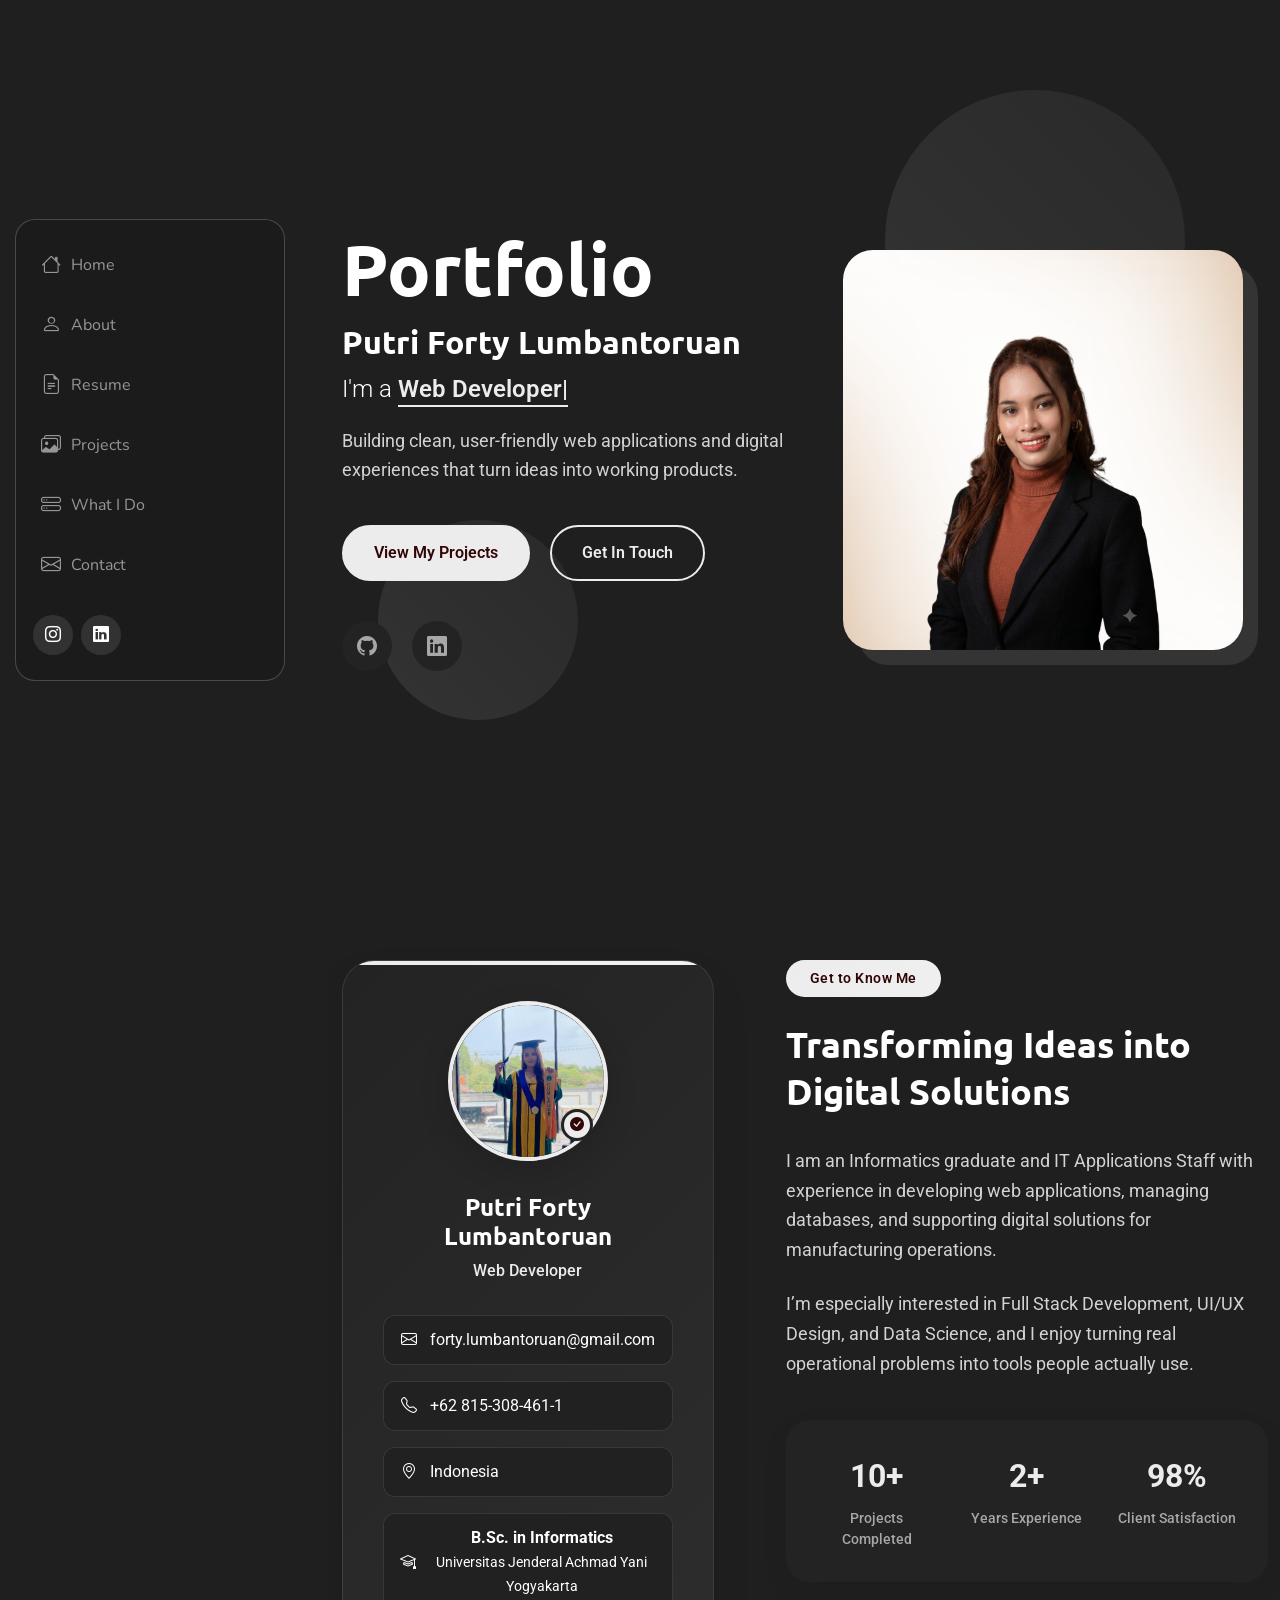
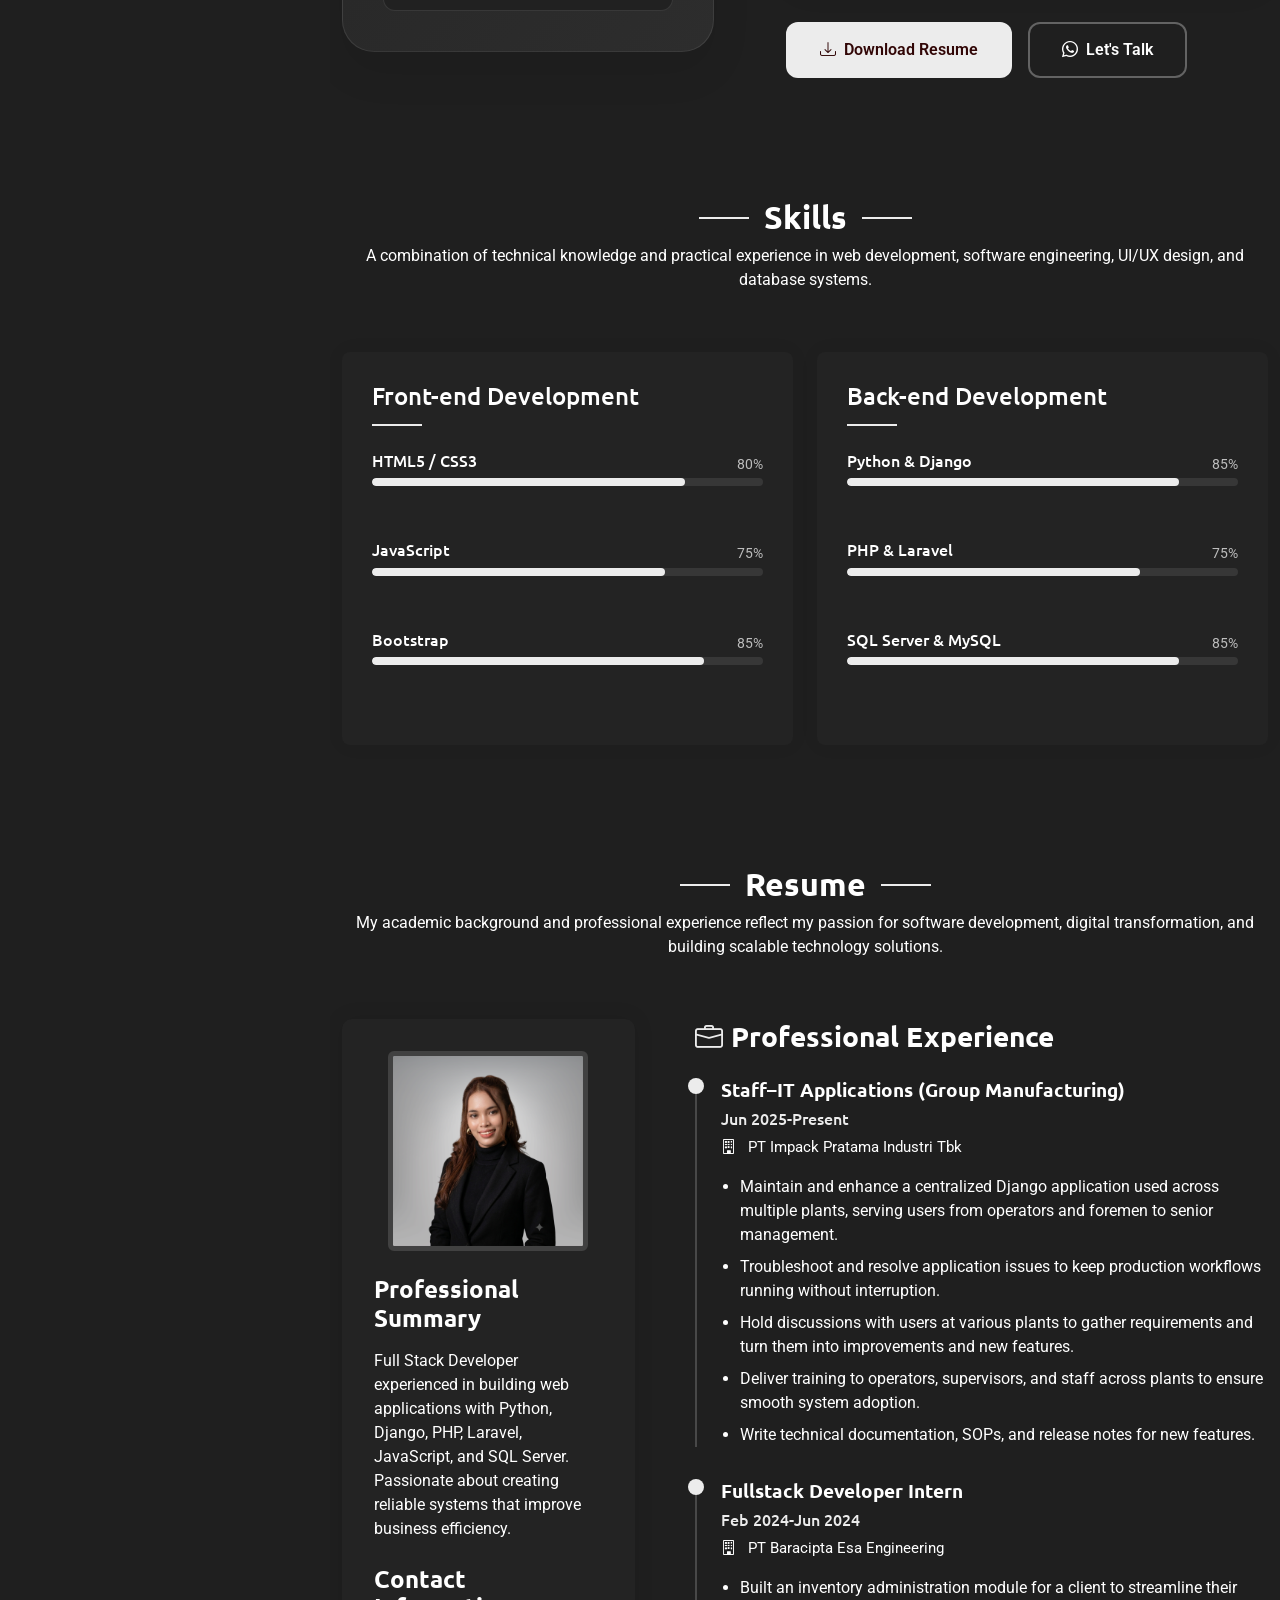
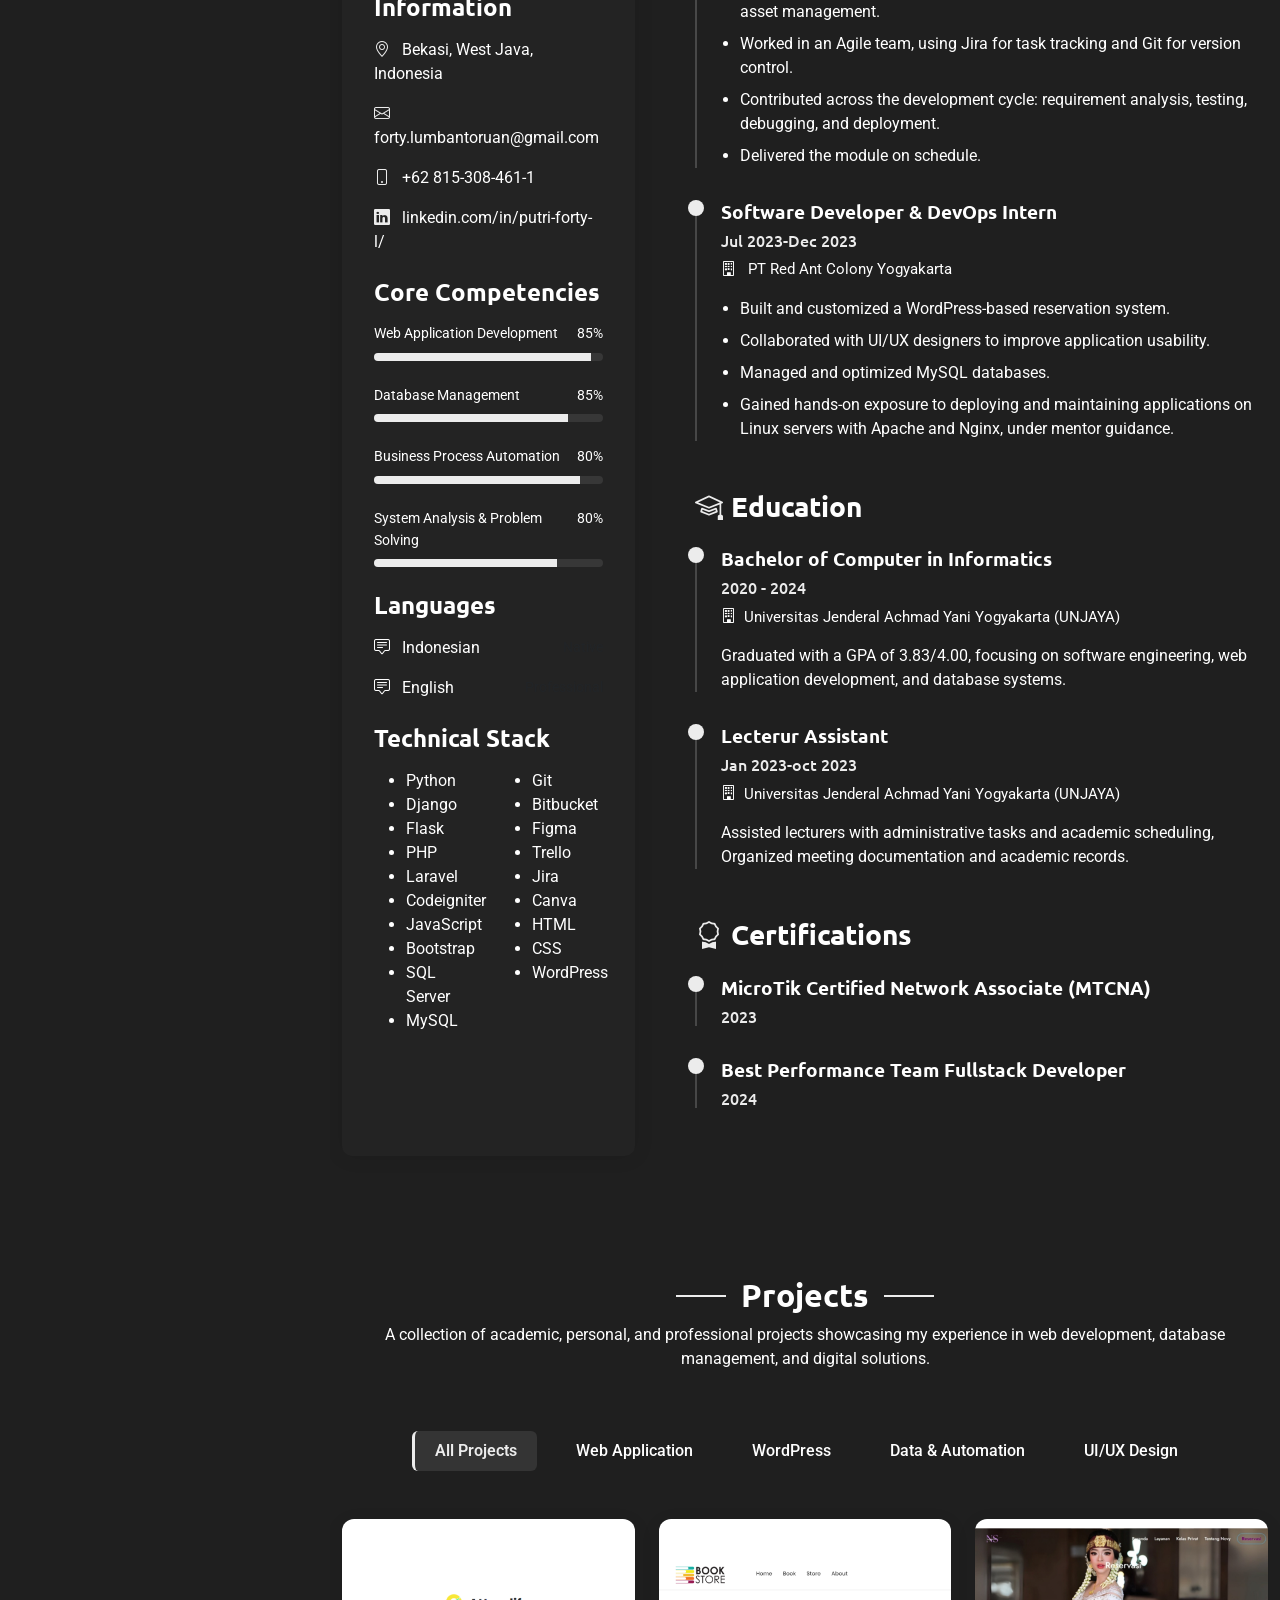
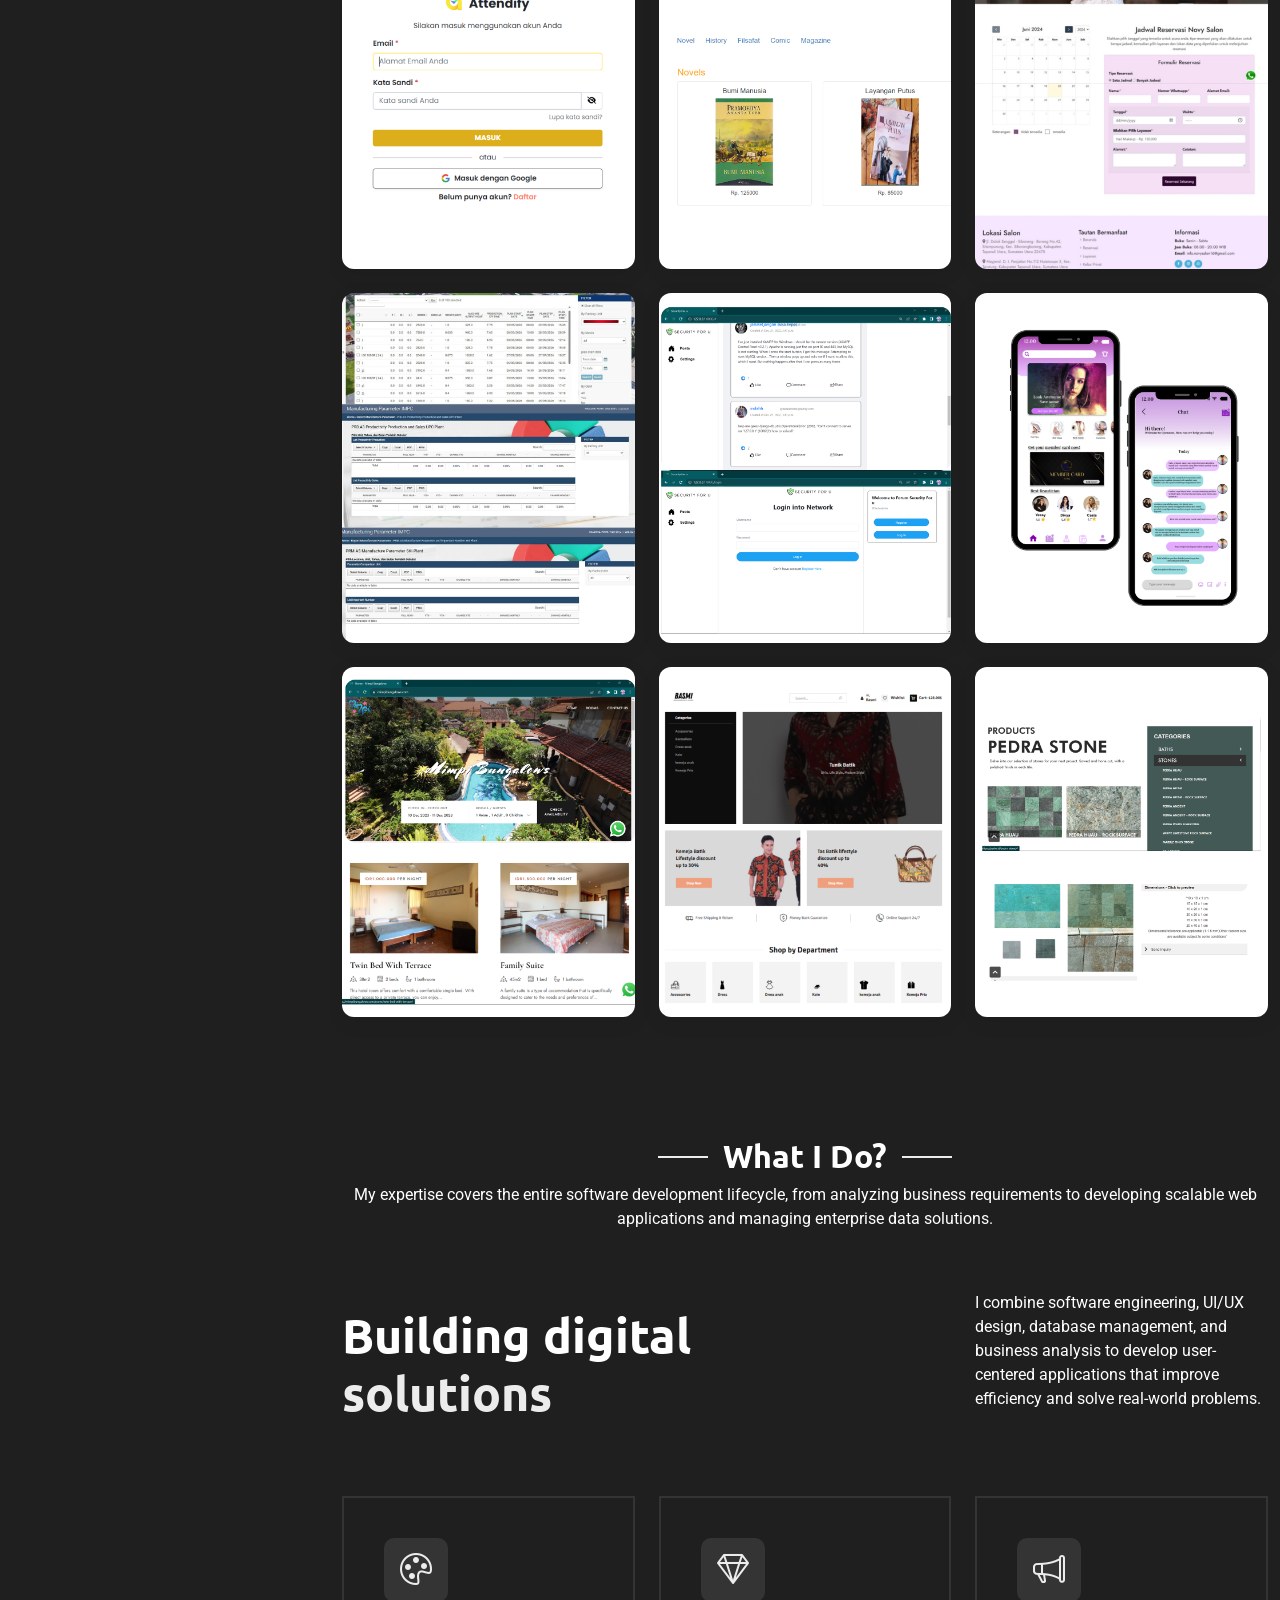
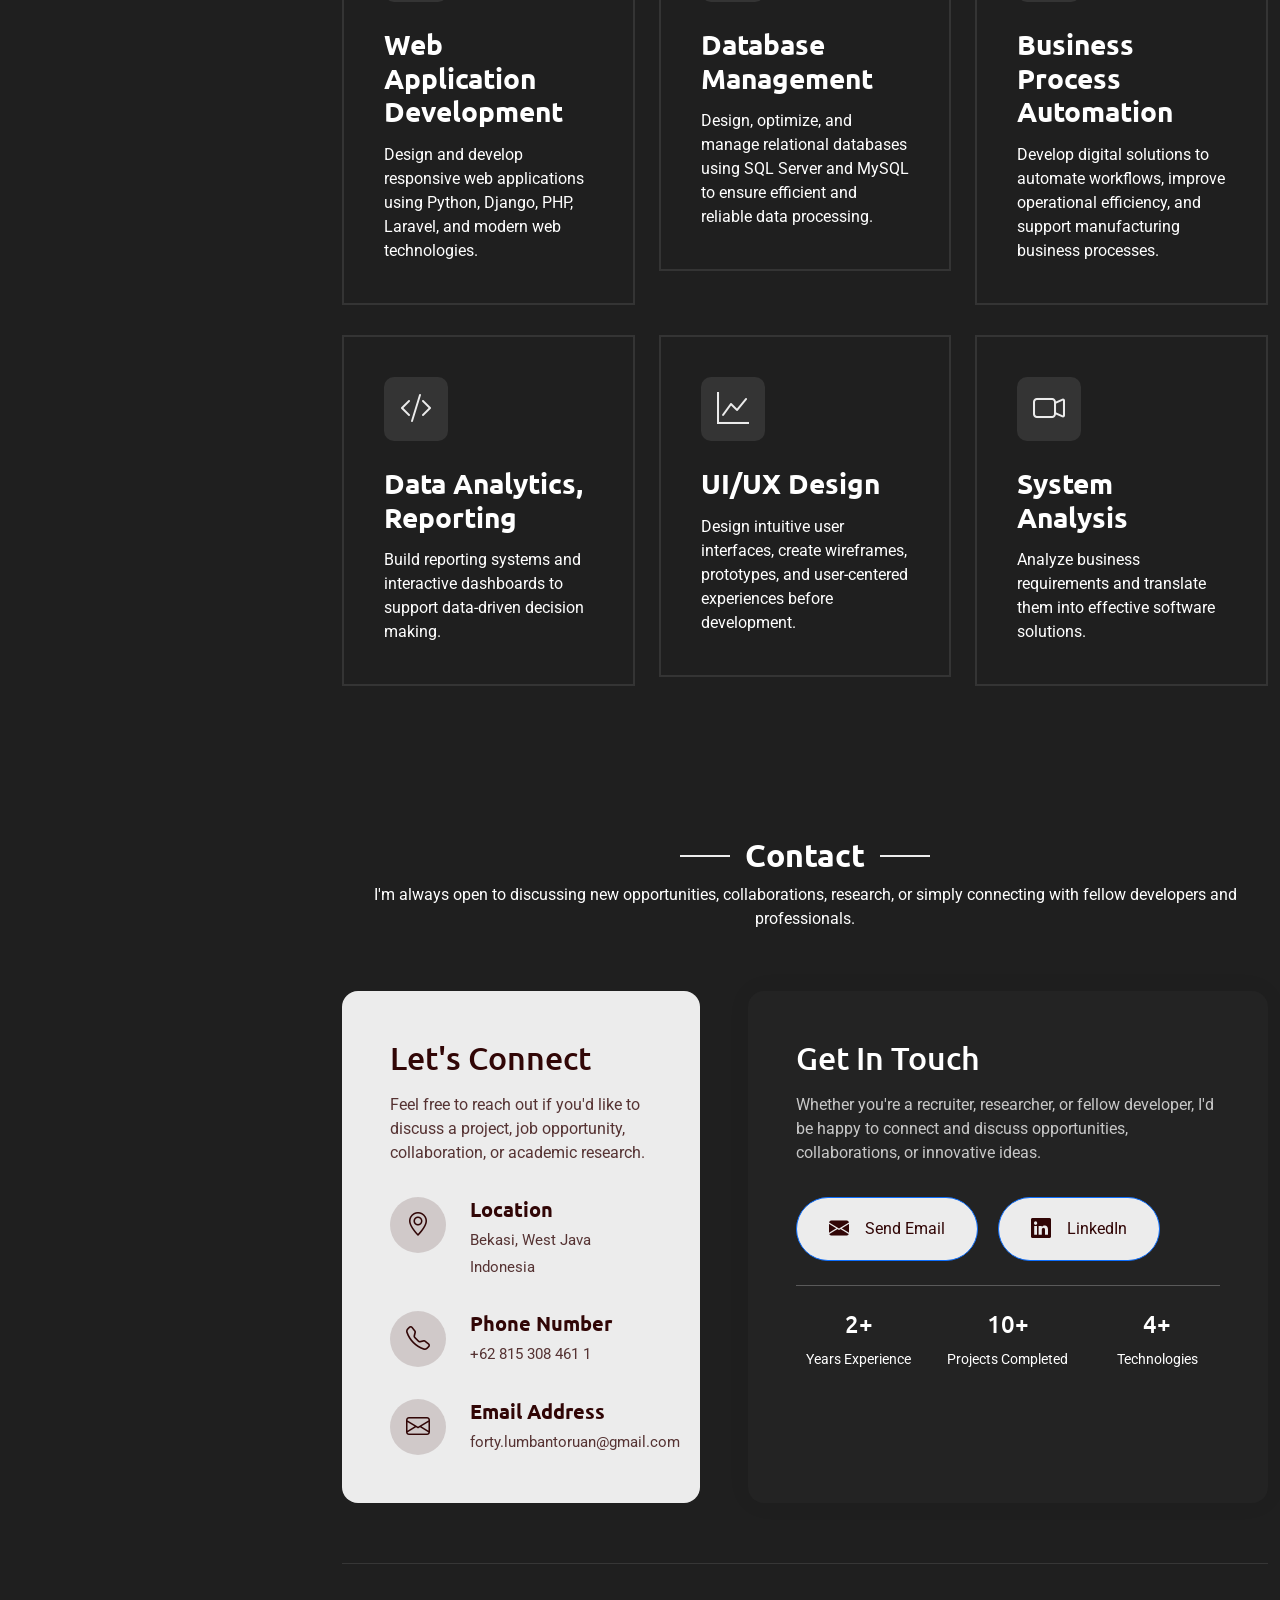
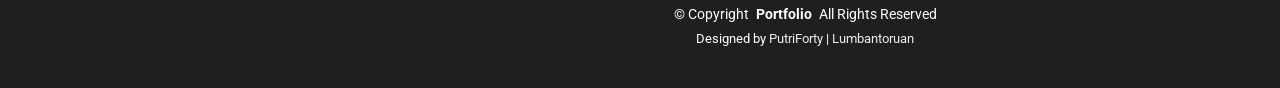
<file: index.html>
<!DOCTYPE html>
<html lang="en">

<head>
  <meta charset="utf-8">
  <meta content="width=device-width, initial-scale=1.0" name="viewport">
  <title>Portfolio - Putri Forty Lumbantoruan</title>
  <meta name="description" content="">
  <meta name="keywords" content="">

  <!-- Favicons -->
  <link href="assets/img/favicon.png" rel="icon">
  <link href="assets/img/apple-touch-icon.png" rel="apple-touch-icon">

  <!-- Fonts -->
  <link href="https://fonts.googleapis.com" rel="preconnect">
  <link href="https://fonts.gstatic.com" rel="preconnect" crossorigin>
  <link href="https://fonts.googleapis.com/css2?family=Roboto:ital,wght@0,100;0,300;0,400;0,500;0,700;0,900;1,100;1,300;1,400;1,500;1,700;1,900&family=Ubuntu:ital,wght@0,300;0,400;0,500;0,700;1,300;1,400;1,500;1,700&family=Nunito:ital,wght@0,200;0,300;0,400;0,500;0,600;0,700;0,800;0,900;1,200;1,300;1,400;1,500;1,600;1,700;1,800;1,900&display=swap" rel="stylesheet">

  <!-- Vendor CSS Files -->
  <link href="assets/vendor/bootstrap/css/bootstrap.min.css" rel="stylesheet">
  <link href="assets/vendor/bootstrap-icons/bootstrap-icons.css" rel="stylesheet">
  <link href="assets/vendor/aos/aos.css" rel="stylesheet">
  <link href="assets/vendor/glightbox/css/glightbox.min.css" rel="stylesheet">
  <link href="assets/vendor/swiper/swiper-bundle.min.css" rel="stylesheet">
  
  <!-- Main CSS File -->
  <link href="assets/css/main.css" rel="stylesheet">

</head>

<body class="index-page">
  <header id="header" class="header dark-background d-flex flex-column justify-content-center">
    <i class="header-toggle d-xl-none bi bi-list"></i>
    <div class="header-container d-flex flex-column align-items-start">
      <nav id="navmenu" class="navmenu">
        <ul>
          <li><a href="#home" class="active"><i class="bi bi-house navicon"></i>Home</a></li>
          <li><a href="#about"><i class="bi bi-person navicon"></i> About</a></li>
          <li><a href="#resume"><i class="bi bi-file-earmark-text navicon"></i> Resume</a></li>
          <li><a href="#portfolio"><i class="bi bi-images navicon"></i> Projects</a></li>
          <li><a href="#services"><i class="bi bi-hdd-stack navicon"></i> What I Do</a></li>
          <li><a href="#contact"><i class="bi bi-envelope navicon"></i> Contact</a></li>
        </ul>
      </nav>

      <div class="social-links text-center">
        <!-- <a href="#" class="twitter"><i class="bi bi-twitter-x"></i></a>
        <a href="#" class="facebook"><i class="bi bi-facebook"></i></a> -->
        <a href="https://www.instagram.com/pfortyyy" class="instagram"><i class="bi bi-instagram"></i></a>
        <!-- <a href="#" class="google-plus"><i class="bi bi-skype"></i></a> -->
        <a href="https://www.linkedin.com/in/putri-forty-l/" class="linkedin"><i class="bi bi-linkedin"></i></a>
      </div>

    </div>

  </header>

  <main class="main">

    <!-- Hero Section -->
    <section id="hero" class="hero section">

      <div class="background-elements">
        <div class="bg-circle circle-1"></div>
        <div class="bg-circle circle-2"></div>
      </div>

      <div class="hero-content">

        <div class="container">
          <div class="row align-items-center">

            <div class="col-lg-6" data-aos="fade-right" data-aos-delay="100">
              <div class="hero-text">
                <h1>Portfolio<span class="accent-text"></span></h1>
                <h2>Putri Forty Lumbantoruan</h2>
                <p class="lead">I'm a <span class="typed" data-typed-items="Web Developer, UI/UX Designer, Wordpress Developer"></span></p>
                <p class="description">
                  Building clean, user-friendly web applications and digital experiences that turn ideas into working products.
                </p>

                <div class="hero-actions">
                  <a href="#portfolio" class="btn btn-primary">View My Projects</a>
                  <a href="#contact" class="btn btn-outline">Get In Touch</a>
                </div>

                <div class="social-links">
                  <!-- <a href="#"><i class="bi bi-dribbble"></i></a>
                  <a href="#"><i class="bi bi-behance"></i></a> -->
                  <a href="https://github.com/pfortyyy/"><i class="bi bi-github"></i></a>
                  <a href="https://www.linkedin.com/in/putri-forty-l/"><i class="bi bi-linkedin"></i></a>
                </div>
              </div>
            </div>

            <div class="col-lg-6" data-aos="fade-left" data-aos-delay="200">
              <div class="hero-visual">
                <div class="profile-container">
                  <div class="profile-background"></div>
                  <img src="assets/img/profile/profile1.png" alt="Putri Forty" class="profile-image">
                </div>
              </div>
            </div>

          </div>
        </div>
      </div>

    </section><!-- /Hero Section -->

    <!-- About Section -->
    <section id="about" class="about section">

      <div class="container" data-aos="fade-up" data-aos-delay="100">

        <div class="row">
          <div class="col-lg-5" data-aos="zoom-in" data-aos-delay="200">
            <div class="profile-card">
              <div class="profile-header">
                <div class="profile-image">
                  <img src="assets/img/profile/profile-square-3.png" alt="Profile Image" class="img-fluid">
                </div>
                <div class="profile-badge">
                  <i class="bi bi-check-circle-fill"></i>
                </div>
              </div>

              <div class="profile-content">
                <h3>Putri Forty Lumbantoruan</h3>
                <p class="profession">Web Developer</p>

                <div class="contact-links">
                  <a href="mailto:forty.lumbantoruan@gmail.com" class="contact-item">
                    <i class="bi bi-envelope"></i>
                    forty.lumbantoruan@gmail.com
                  </a>
                  <a href="tel:+15551234567" class="contact-item">
                    <i class="bi bi-telephone"></i>
                    +62 815-308-461-1
                  </a>
                  <a href="#" class="contact-item">
                    <i class="bi bi-geo-alt"></i>
                    Indonesia
                  </a>
                  <div class="contact-item">
                      <i class="bi bi-mortarboard"></i>
                      <div>
                          <strong>B.Sc. in Informatics</strong><br>
                          <small>Universitas Jenderal Achmad Yani Yogyakarta</small>
                      </div>
                  </div>
                </div>
              </div>
            </div>
          </div>

          <div class="col-lg-7" data-aos="fade-left" data-aos-delay="300">
            <div class="about-content">
              <div class="section-header">
                <span class="badge-text">Get to Know Me</span>
                <h2>Transforming Ideas into Digital Solutions</h2>
              </div>

              <div class="description">
                <p>
                  I am an Informatics graduate and IT Applications Staff with experience in developing web applications, 
                  managing databases, and supporting digital solutions for manufacturing operations.
                </p>

                <p>
                   I’m especially interested in Full Stack Development, UI/UX Design, and Data Science, and I enjoy turning
                    real operational problems into tools people actually use.
                </p>
              </div>

              <div class="stats-grid">
                <div class="stat-item">
                  <div class="stat-number">10+</div>
                  <div class="stat-label">Projects Completed</div>
                </div>
                <div class="stat-item">
                  <div class="stat-number">2+</div>
                  <div class="stat-label">Years Experience</div>
                </div>
                <div class="stat-item">
                  <div class="stat-number">98%</div>
                  <div class="stat-label">Client Satisfaction</div>
                </div>
              </div>

              <!-- <div class="details-grid">
                <div class="detail-row">
                  <div class="detail-item">
                    <span class="detail-label">Specialization</span>
                    <span class="detail-value">Web Development</span>
                  </div>
                  <div class="detail-item">
                    <span class="detail-label">Experience Level</span>
                    <span class="detail-value">Fullstack Developer</span>
                  </div>
                </div>
              </div> -->

              <div class="cta-section">
                <a href="assets/pdf/CV-Putri Forty Lumbantoruan.pdf" class="btn btn-primary">
                  <i class="bi bi-download"></i>
                  Download Resume
                </a>
               <a href="https://wa.me/628153084611?text=Hello%20Putri,%20I%20visited%20your%20portfolio%20and%20would%20like%20to%20connect."
                  target="_blank"
                  class="btn btn-outline">
                  <i class="bi bi-whatsapp"></i>
                  Let's Talk
                </a>
              </div>
            </div>
          </div>
        </div>

      </div>

    </section>

    <!-- Skills Section -->
    <section id="skills" class="skills section">

      <!-- Section Title -->
      <div class="container section-title" data-aos="fade-up">
        <h2>Skills</h2>
        <p>A combination of technical knowledge and practical experience in web development, software engineering, UI/UX design, and database systems.</p>
      </div><!-- End Section Title -->

      <div class="container" data-aos="fade-up" data-aos-delay="100">

       <div class="row">
        <div class="col-lg-6">
          <div class="skills-category" data-aos="fade-up" data-aos-delay="200">
            <h3>Front-end Development</h3>

            <div class="skills-animation">

              <div class="skill-item">
                <div class="d-flex justify-content-between align-items-center">
                  <h4>HTML5 / CSS3</h4>
                  <span class="skill-percentage">80%</span>
                </div>
                <div class="progress">
                  <div class="progress-bar" role="progressbar" aria-valuenow="80" aria-valuemin="0" aria-valuemax="100"></div>
                </div>
                <div class="skill-tooltip">
                  Building responsive and semantic web interfaces.
                </div>
              </div>

              <div class="skill-item">
                <div class="d-flex justify-content-between align-items-center">
                  <h4>JavaScript</h4>
                  <span class="skill-percentage">75%</span>
                </div>
                <div class="progress">
                  <div class="progress-bar" role="progressbar" aria-valuenow="75" aria-valuemin="0" aria-valuemax="100"></div>
                </div>
                <div class="skill-tooltip">
                  Developing interactive and dynamic web functionality.
                </div>
              </div>

              <div class="skill-item">
                <div class="d-flex justify-content-between align-items-center">
                  <h4>Bootstrap</h4>
                  <span class="skill-percentage">85%</span>
                </div>
                <div class="progress">
                  <div class="progress-bar" role="progressbar" aria-valuenow="85" aria-valuemin="0" aria-valuemax="100"></div>
                </div>
                <div class="skill-tooltip">
                  Creating responsive and mobile-friendly user interfaces.
                </div>
              </div>

            </div>
          </div>
        </div>

        <div class="col-lg-6">
          <div class="skills-category" data-aos="fade-up" data-aos-delay="300">
            <h3>Back-end Development</h3>

            <div class="skills-animation">

              <div class="skill-item">
                <div class="d-flex justify-content-between align-items-center">
                  <h4>Python & Django</h4>
                  <span class="skill-percentage">85%</span>
                </div>
                <div class="progress">
                  <div class="progress-bar" role="progressbar" aria-valuenow="85" aria-valuemin="0" aria-valuemax="100"></div>
                </div>
                <div class="skill-tooltip">
                  Building scalable web applications, & automation solutions.
                </div>
              </div>

              <div class="skill-item">
                <div class="d-flex justify-content-between align-items-center">
                  <h4>PHP & Laravel</h4>
                  <span class="skill-percentage">75%</span>
                </div>
                <div class="progress">
                  <div class="progress-bar" role="progressbar" aria-valuenow="75" aria-valuemin="0" aria-valuemax="100"></div>
                </div>
                <div class="skill-tooltip">
                  MVC-based web applications & business systems.
                </div>
              </div>

              <div class="skill-item">
                <div class="d-flex justify-content-between align-items-center">
                  <h4>SQL Server & MySQL</h4>
                  <span class="skill-percentage">85%</span>
                </div>
                <div class="progress">
                  <div class="progress-bar" role="progressbar" aria-valuenow="85" aria-valuemin="0" aria-valuemax="100"></div>
                </div>
                <div class="skill-tooltip">
                  Database design, query optimization, stored procedures, & data management.
                </div>
              </div>

            </div>
          </div>
        </div>
      </div>

    </section><!-- /Skills Section -->

    <!-- Resume Section -->
    <section id="resume" class="resume section">

      <!-- Section Title -->
      <div class="container section-title" data-aos="fade-up">
        <h2>Resume</h2>
        <p> My academic background and professional experience reflect my passion for software development, digital transformation, and building scalable technology solutions.</p>
      </div><!-- End Section Title -->

      <div class="container" data-aos="fade-up" data-aos-delay="100">

        <div class="row gy-4">
          <!-- Left column with summary and contact -->
          <div class="col-lg-4">
            <div class="resume-side" data-aos="fade-right" data-aos-delay="100">
              <div class="profile-img mb-4">
                <img src="assets/img/profile/profile-square-2.png" alt="Profile" class="img-fluid rounded">
              </div>

              <h3>Professional Summary</h3>
              <p>
                Full Stack Developer experienced in building web applications with Python, Django, PHP, Laravel, JavaScript, and SQL Server. Passionate about creating reliable systems that improve business efficiency.
              </p>
              <h3 class="mt-4">Contact Information</h3>
              <ul class="contact-info list-unstyled">
                <li><i class="bi bi-geo-alt"></i> Bekasi, West Java, Indonesia</li>
                <li><i class="bi bi-envelope"></i> forty.lumbantoruan@gmail.com</li>
                <li><i class="bi bi-phone"></i> +62 815-308-461-1</li>
                <li><i class="bi bi-linkedin"></i> linkedin.com/in/putri-forty-l/</li>
              </ul>

              <div class="skills-animation mt-4">
                <h3>Core Competencies</h3>
                <div class="skill-item">
                  <div class="d-flex justify-content-between">
                    <span>Web Application Development</span>
                    <span>85%</span>
                  </div>
                  <div class="progress">
                    <div class="progress-bar" role="progressbar" aria-valuenow="95" aria-valuemin="0" aria-valuemax="100"></div>
                  </div>
                </div>

                <div class="skill-item">
                  <div class="d-flex justify-content-between">
                    <span>Database Management</span>
                    <span>85%</span>
                  </div>
                  <div class="progress">
                    <div class="progress-bar" role="progressbar" aria-valuenow="85" aria-valuemin="0" aria-valuemax="100"></div>
                  </div>
                </div>

                <div class="skill-item">
                  <div class="d-flex justify-content-between">
                    <span>Business Process Automation</span>
                    <span>80%</span>
                  </div>
                  <div class="progress">
                    <div class="progress-bar" role="progressbar" aria-valuenow="90" aria-valuemin="0" aria-valuemax="100"></div>
                  </div>
                </div>

                <div class="skill-item">
                  <div class="d-flex justify-content-between">
                    <span>System Analysis & Problem Solving</span>
                    <span>80%</span>
                  </div>
                  <div class="progress">
                    <div class="progress-bar" role="progressbar" aria-valuenow="80" aria-valuemin="0" aria-valuemax="100"></div>
                  </div>
                </div>
              </div>
              <div class="mt-4">
                <h3 class="mt-4">Languages</h3>
                <ul class="list-unstyled mt-3">
                    <li class="d-flex align-items-center justify-content-between mb-3">
                        <div>
                            <i class="bi bi-chat-square-text me-2"></i>
                            Indonesian
                        </div>
                        <small class="text-muted">Native</small>
                    </li>
                    <li class="d-flex align-items-center justify-content-between">
                        <div>
                            <i class="bi bi-chat-square-text me-2"></i>
                            English
                        </div>
                        <small class="text-muted">Professional</small>
                    </li>
                </ul>
              </div>
              <div class="mt-4">
                  <h3>Technical Stack</h3>
                  <div class="row mt-3">
                      <div class="col-md-6">
                          <ul>
                              <li>Python</li>
                              <li>Django</li>
                              <li>Flask</li>
                              <li>PHP</li>
                              <li>Laravel</li>
                              <li>Codeigniter</li>
                              <li>JavaScript</li>
                              <li>Bootstrap</li>
                              <li>SQL Server</li>
                              <li>MySQL</li>
                          </ul>
                      </div>
                      <div class="col-md-6">
                          <ul>
                              <li>Git</li>
                              <li>Bitbucket</li>
                              <li>Figma</li>
                              <li>Trello</li>
                              <li>Jira</li>
                              <li>Canva</li>
                              <li>HTML</li>
                              <li>CSS</li>
                              <li>WordPress</li>
                          </ul>
                      </div>
                  </div>
              </div>
            </div>
          </div>

          <!-- Right column with experience and education -->
          <div class="col-lg-8 ps-4 ps-lg-5">
            <!-- Experience Section -->
            <div class="resume-section" data-aos="fade-up">
              <h3><i class="bi bi-briefcase me-2"></i>Professional Experience</h3>

              <div class="resume-item">
                <h4>Staff–IT Applications (Group Manufacturing)</h4>
                <h5>Jun 2025-Present</h5>
                <p class="company"><i class="bi bi-building"></i> PT Impack Pratama Industri Tbk</p>
                <ul>
                  <li>Maintain and enhance a centralized Django application used across multiple plants, serving users from operators and foremen to senior management.</li>
                  <li>Troubleshoot and resolve application issues to keep production workflows running without interruption.</li>
                  <li>Hold discussions with users at various plants to gather requirements and turn them into improvements and new features.</li>
                  <li>Deliver training to operators, supervisors, and staff across plants to ensure smooth system adoption.</li>
                  <li>Write technical documentation, SOPs, and release notes for new features.</li>
                </ul>
              </div>

              <div class="resume-item">
                <h4>Fullstack Developer Intern</h4>
                <h5>Feb 2024-Jun 2024</h5>
                <p class="company"><i class="bi bi-building"></i> PT Baracipta Esa Engineering</p>
                <ul>
                  <li>Built an inventory administration module for a client to streamline their asset management.</li>
                  <li>Worked in an Agile team, using Jira for task tracking and Git for version control.</li>
                  <li>Contributed across the development cycle: requirement analysis, testing, debugging, and deployment.</li>
                  <li>Delivered the module on schedule.</li>
                </ul>
              </div>

              <div class="resume-item">
                <h4>Software Developer & DevOps Intern</h4>
                <h5>Jul 2023-Dec 2023</h5>
                <p class="company"><i class="bi bi-building"></i> PT Red Ant Colony Yogyakarta</p>
                <ul>
                  <li>Built and customized a WordPress-based reservation system.</li>
                  <li>Collaborated with UI/UX designers to improve application usability.</li>
                  <li>Managed and optimized MySQL databases.</li>
                  <li>Gained hands-on exposure to deploying and maintaining applications on Linux servers with Apache and Nginx, under mentor guidance.</li>
                </ul>
              </div>
            </div>

            <!-- Education Section -->
            <div class="resume-section" data-aos="fade-up" data-aos-delay="100">
              <h3><i class="bi bi-mortarboard me-2"></i>Education</h3>

              <div class="resume-item">
                <h4>Bachelor of Computer in Informatics</h4>
                <h5>2020 - 2024</h5>
                <p class="company"><i class="bi bi-building"></i>Universitas Jenderal Achmad Yani Yogyakarta (UNJAYA)</p>
                <p>Graduated with a GPA of 3.83/4.00, focusing on software engineering, web application development, and database systems.</p>
              </div>

              <div class="resume-item">
                <h4>Lecterur Assistant</h4>
                <h5>Jan 2023-oct 2023</h5>
                <p class="company"><i class="bi bi-building"></i>Universitas Jenderal Achmad Yani Yogyakarta (UNJAYA)</p>
                <p>Assisted lecturers with administrative tasks and academic scheduling, Organized meeting documentation and academic records.</p>
              </div>
            </div>

            <!-- Certifications Section -->
            <div class="resume-section" data-aos="fade-up" data-aos-delay="200">
              <h3><i class="bi bi-award me-2"></i>Certifications</h3>

              <div class="resume-item">
                <h4>MicroTik Certified Network Associate (MTCNA)</h4>
                <h5>2023</h5>
              </div>

              <div class="resume-item">
                <h4>Best Performance Team Fullstack Developer</h4>
                <h5>2024</h5>
              </div>
            </div>
          </div>
        </div>

      </div>

    </section><!-- /Resume Section -->

    <!-- Portfolio Section -->
    <section id="portfolio" class="portfolio section">
      <!-- Section Title -->
      <div class="container section-title" data-aos="fade-up">
        <h2>Projects</h2>
        <p> A collection of academic, personal, and professional projects showcasing my experience in web development, database management, and digital solutions.</p>
      </div><!-- End Section Title -->
          <div class="container" data-aos="fade-up" data-aos-delay="100">
            <div class="isotope-layout"
                data-default-filter="*"
                data-layout="fitRows"
                data-sort="original-order">
                <!-- Filter -->
                <ul class="portfolio-filters isotope-filters d-flex justify-content-center flex-wrap gap-3 mb-5">
                    <li data-filter="*" class="filter-active">All Projects</li>
                    <li data-filter=".filter-web">Web Application</li>
                    <li data-filter=".filter-wordpress">WordPress</li>
                    <li data-filter=".filter-automotive">Data & Automation</li>
                    <li data-filter=".filter-design">UI/UX Design</li>
                </ul>
                <!-- Projects -->
                <div class="row gy-4 portfolio-container isotope-container">
                  <div class="col-lg-4 col-md-6 portfolio-item isotope-item filter-web">
                <!-- <div class="col-lg-6 col-md-6 portfolio-item isotope-item filter-web"> -->
                  <div class="portfolio-wrap">
                    <img src="assets/img/portfolio/potrait/portofolio-potrait-1.png" class="img-fluid" alt="Portfolio Image" loading="lazy">
                    <div class="portfolio-info">
                      <div class="content">
                        <span class="category">Web Application</span>
                        <h4>Attendify.id</h4>
                        <div class="portfolio-links">
                          <a href="assets/img/portfolio/potrait/portofolio-potrait-1.png" class="glightbox" title="Attendify"><i class="bi bi-plus-lg"></i></a>
                          <a href="portfolio-details-attendify.html" title="More Details"><i class="bi bi-arrow-right"></i></a>
                        </div>
                      </div>
                    </div>
                  </div>
                </div><!-- End Portfolio Item -->

                <!-- <div class="col-lg-6 col-md-6 portfolio-item isotope-item filter-web"> -->
                  <div class="col-lg-4 col-md-6 portfolio-item isotope-item filter-web">
                  <div class="portfolio-wrap">
                    <img src="assets/img/portfolio/potrait/potrait-bookstore.png" class="img-fluid" alt="Portfolio Image" loading="lazy">
                    <div class="portfolio-info">
                      <div class="content">
                        <span class="category">Web Application</span>
                        <h4>Bookstore</h4>
                        <div class="portfolio-links">
                          <a href="assets/img/portfolio/potrait/potrait-bookstore.png" class="glightbox" title="Bookstore"><i class="bi bi-plus-lg"></i></a>
                          <a href="portofolio-details-bookstore.html" title="More Details"><i class="bi bi-arrow-right"></i></a>
                        </div>
                      </div>
                    </div>
                  </div>
                </div><!-- End Portfolio Item -->

                <!-- <div class="col-lg-6 col-md-6 portfolio-item isotope-item filter-web"> -->
                  <div class="col-lg-4 col-md-6 portfolio-item isotope-item filter-web">
                  <div class="portfolio-wrap">
                    <img src="assets/img/portfolio/potrait/potrait-novysalon.png" class="img-fluid" alt="Portfolio Image" loading="lazy">
                    <div class="portfolio-info">
                      <div class="content">
                        <span class="category">Web Application</span>
                        <h4>Booking Salon</h4>
                        <div class="portfolio-links">
                          <a href="assets/img/portfolio/potrait/potrait-novysalon.png" class="glightbox" title="Booking Salon"><i class="bi bi-plus-lg"></i></a>
                          <a href="portofolio-details-salon.html" title="More Details"><i class="bi bi-arrow-right"></i></a>
                        </div>
                      </div>
                    </div>
                  </div>
                </div><!-- End Portfolio Item -->

                <!-- <div class="col-lg-6 col-md-6 portfolio-item isotope-item filter-web"> -->
                <div class="col-lg-4 col-md-6 portfolio-item isotope-item filter-web">
                  <div class="portfolio-wrap">
                    <img src="assets/img/portfolio/potrait/impc.jpeg" class="img-fluid" alt="Portfolio Image" loading="lazy">
                    <div class="portfolio-info">
                      <div class="content">
                        <span class="category">Web Application</span>
                        <h4>Manufacturing System</h4>
                        <div class="portfolio-links">
                          <a href="assets/img/portfolio/potrait/impc.jpeg" class="glightbox" title="Woodcraft Design"><i class="bi bi-plus-lg"></i></a>
                          <a href="portofolio-details-manufacturing.html" title="More Details"><i class="bi bi-arrow-right"></i></a>
                        </div>
                      </div>
                    </div>
                  </div>
                </div>

                <div class="col-lg-4 col-md-6 portfolio-item isotope-item filter-web">
                  <div class="portfolio-wrap">
                    <img src="assets/img/portfolio/potrait/potrait-secfu.png" class="img-fluid" alt="Portfolio Image" loading="lazy">
                    <div class="portfolio-info">
                      <div class="content">
                        <span class="category">Web Application</span>
                        <h4>Pagilaran</h4>
                        <div class="portfolio-links">
                          <a href="assets/img/portfolio/potrait/potrait-secfu.png" class="glightbox" title="Pagilaran"><i class="bi bi-plus-lg"></i></a>
                          <a href="portofolio-details-secfu.html" title="More Details"><i class="bi bi-arrow-right"></i></a>
                        </div>
                      </div>
                    </div>
                  </div>
                </div>

                <div class="col-lg-4 col-md-6 portfolio-item isotope-item filter-design">
                  <div class="portfolio-wrap">
                    <img src="assets/img/portfolio/potrait/potrait-quement.png" class="img-fluid" alt="Portfolio Image" loading="lazy">
                    <div class="portfolio-info">
                      <div class="content">
                        <span class="category">UI/UX Design</span>
                        <h4>Salon Manangement System</h4>
                        <div class="portfolio-links">
                          <a href="assets/img/portfolio/potrait/potrait-quement.png" class="glightbox" title="Quement Design"><i class="bi bi-plus-lg"></i></a>
                          <a href="portofolio-details-quement.html" title="More Details"><i class="bi bi-arrow-right"></i></a>
                        </div>
                      </div>
                    </div>
                  </div>
                </div>

                <div class="col-lg-4 col-md-6 portfolio-item isotope-item filter-wordpress">
                  <div class="portfolio-wrap">
                    <img src="assets/img/portfolio/potrait/potrait-hotel.png" class="img-fluid" alt="Portfolio Image" loading="lazy">
                    <div class="portfolio-info">
                      <div class="content">
                        <span class="category">Wordpress Development</span>
                        <h4>Booking Hotel</h4>
                        <div class="portfolio-links">
                          <a href="assets/img/portfolio/potrait/potrait-hotel.png" class="glightbox" title="Booking Hotel"><i class="bi bi-plus-lg"></i></a>
                          <a href="portofolio-details-hotel.html" title="More Details"><i class="bi bi-arrow-right"></i></a>
                        </div>
                      </div>
                    </div>
                  </div>
                </div><!-- End Portfolio Item -->

                <div class="col-lg-4 col-md-6 portfolio-item isotope-item filter-wordpress">
                  <div class="portfolio-wrap">
                    <img src="assets/img/portfolio/potrait/potrait-basmi.png" class="img-fluid" alt="Portfolio Image" loading="lazy">
                    <div class="portfolio-info">
                      <div class="content">
                        <span class="category">Wordpress Development</span>
                        <h4>Basmi Store</h4>
                        <div class="portfolio-links">
                          <a href="assets/img/portfolio/potrait/potrait-basmi.png" class="glightbox" title="Basmi store"><i class="bi bi-plus-lg"></i></a>
                          <a href="portofolio-details-basmi.html" title="More Details"><i class="bi bi-arrow-right"></i></a>
                        </div>
                      </div>
                    </div>
                  </div>
                </div><!-- End Portfolio Item -->

                <div class="col-lg-4 col-md-6 portfolio-item isotope-item filter-wordpress">
                  <div class="portfolio-wrap">
                    <img src="assets/img/portfolio/potrait/potrait-pedrostone.png" class="img-fluid" alt="Portfolio Image" loading="lazy">
                    <div class="portfolio-info">
                      <div class="content">
                        <span class="category">WordPress Development</span>
                        <h4>Pedro Stone</h4>
                        <div class="portfolio-links">
                          <a href="assets/img/portfolio/potrait/potrait-pedrostone.png" class="glightbox" title="Pedro Stone"><i class="bi bi-plus-lg"></i></a>
                          <a href="portofolio-details-pedro.html" title="More Details"><i class="bi bi-arrow-right"></i></a>
                        </div>
                      </div>
                    </div>
                  </div>
                </div><!-- End Portfolio Item -->

                <!-- <div class="col-lg-4 col-md-6 portfolio-item isotope-item filter-wordpress">
                  <div class="portfolio-wrap">
                    <img src="assets/img/portfolio/potrait/potrait-pedrostone.png" class="img-fluid" alt="Portfolio Image" loading="lazy">
                    <div class="portfolio-info">
                      <div class="content">
                        <span class="category">WordPress Development</span>
                        <h4>Pedro Stone</h4>
                        <div class="portfolio-links">
                          <a href="assets/img/portfolio/potrait/potrait-pedrostone.png" class="glightbox" title="Digital Experience"><i class="bi bi-plus-lg"></i></a>
                          <a href="portfolio-details.html" title="More Details"><i class="bi bi-arrow-right"></i></a>
                        </div>
                      </div>
                    </div>
                  </div>
                </div>

                <div class="col-lg-4 col-md-6 portfolio-item isotope-item filter-wordpress">
                  <div class="portfolio-wrap">
                    <img src="assets/img/portfolio/potrait/potrait-pedrostone.png" class="img-fluid" alt="Portfolio Image" loading="lazy">
                    <div class="portfolio-info">
                      <div class="content">
                        <span class="category">WordPress Development</span>
                        <h4>Pedro Stone</h4>
                        <div class="portfolio-links">
                          <a href="assets/img/portfolio/potrait/potrait-pedrostone.png" class="glightbox" title="Digital Experience"><i class="bi bi-plus-lg"></i></a>
                          <a href="portfolio-details.html" title="More Details"><i class="bi bi-arrow-right"></i></a>
                        </div>
                      </div>
                    </div>
                  </div>
                </div> -->

              </div><!-- End Portfolio Container -->
            </div>
          </div>

        </div>

      </div>

    </section><!-- /Portfolio Section -->

    <!-- Services Section -->
    <section id="services" class="services section">

      <!-- Section Title -->
      <div class="container section-title" data-aos="fade-up">
        <h2>What I Do?</h2>
        <p>My expertise covers the entire software development lifecycle, from analyzing business requirements to developing scalable web applications and managing enterprise data solutions.</p>
      </div><!-- End Section Title -->

      <div class="container" data-aos="fade-up" data-aos-delay="100">

        <div class="service-header">
          <div class="row align-items-center">
            <div class="col-lg-8 col-md-12">
              <div class="service-intro">
                <h2 class="service-heading">
                  <div>Building digital</div>
                  <div><span>solutions</span></div>
                </h2>
              </div>
            </div>
            <div class="col-lg-4 col-md-12">
              <div class="service-summary">
                <p>
                  I combine software engineering, UI/UX design, database management, and business analysis to develop user-centered applications that improve efficiency and solve real-world problems.
              </p>
                <!-- <a href="services-details.html" class="service-btn">
                  View All 
                  <i class="bi bi-arrow-right"></i>
                </a> -->
              </div>
            </div>
          </div>
        </div>

        <div class="row justify-content-center">
          <div class="col-lg-4 col-md-6" data-aos="fade-up" data-aos-delay="100">
            <div class="service-card position-relative z-1">
              <div class="service-icon">
                <i class="bi bi-palette"></i>
              </div>
              <a href="service-details.html" class="card-action d-flex align-items-center justify-content-center rounded-circle">
                <i class="bi bi-arrow-up-right"></i>
              </a>
              <h3>
                <a href="service-details.html">
                  Web Application <span>Development </span>
                </a>
              </h3>
              <p>
                Design and develop responsive web applications using Python, Django, PHP, Laravel, and modern web technologies.
              </p>
            </div>
          </div>
          <div class="col-lg-4 col-md-6" data-aos="fade-up" data-aos-delay="200">
            <div class="service-card position-relative z-1">
              <div class="service-icon">
                <i class="bi bi-gem"></i>
              </div>
              <a href="service-details.html" class="card-action d-flex align-items-center justify-content-center rounded-circle">
                <i class="bi bi-arrow-up-right"></i>
              </a>
              <h3>
                <a href="service-details.html">
                  Database <span>Management</span>
                </a>
              </h3>
              <p>
                Design, optimize, and manage relational databases using SQL Server and MySQL to ensure efficient and reliable data processing.
              </p>
            </div>
          </div>
          <div class="col-lg-4 col-md-6" data-aos="fade-up" data-aos-delay="300">
            <div class="service-card position-relative z-1">
              <div class="service-icon">
                <i class="bi bi-megaphone"></i>
              </div>
              <a href="service-details.html" class="card-action d-flex align-items-center justify-content-center rounded-circle">
                <i class="bi bi-arrow-up-right"></i>
              </a>
              <h3>
                <a href="service-details.html">
                  Business Process <span>Automation</span>
                </a>
              </h3>
              <p>
               Develop digital solutions to automate workflows, improve operational efficiency, and support manufacturing business processes.
              </p>
            </div>
          </div>
          <div class="col-lg-4 col-md-6" data-aos="fade-up" data-aos-delay="100">
            <div class="service-card position-relative z-1">
              <div class="service-icon">
                <i class="bi bi-code-slash"></i>
              </div>
              <a href="service-details.html" class="card-action d-flex align-items-center justify-content-center rounded-circle">
                <i class="bi bi-arrow-up-right"></i>
              </a>
              <h3>
                <a href="service-details.html">
                  Data Analytics, <span>Reporting</span>
                </a>
              </h3>
              <p>
                Build reporting systems and interactive dashboards to support data-driven decision making.
              </p>
            </div>
          </div>
          <div class="col-lg-4 col-md-6" data-aos="fade-up" data-aos-delay="200">
            <div class="service-card position-relative z-1">
              <div class="service-icon">
                <i class="bi bi-graph-up"></i>
              </div>
              <a href="service-details.html" class="card-action d-flex align-items-center justify-content-center rounded-circle">
                <i class="bi bi-arrow-up-right"></i>
              </a>
              <h3>
                <a href="service-details.html">
                  UI/UX Design
                </a>
              </h3>
              <p>
                Design intuitive user interfaces, create wireframes, prototypes, and user-centered experiences before development.</p>
            </div>
          </div>
          <div class="col-lg-4 col-md-6" data-aos="fade-up" data-aos-delay="300">
            <div class="service-card position-relative z-1">
              <div class="service-icon">
                <i class="bi bi-camera-video"></i>
              </div>
              <a href="service-details.html" class="card-action d-flex align-items-center justify-content-center rounded-circle">
                <i class="bi bi-arrow-up-right"></i>
              </a>
              <h3>
                <a href="service-details.html">
                  System <span>Analysis </span>
                </a>
              </h3>
              <p>
                Analyze business requirements and translate them into effective software solutions.
              </p>
            </div>
          </div>
        </div>

      </div>

    </section><!-- /Services Section -->

    <!-- Contact Section -->
    <section id="contact" class="contact section">

      <!-- Section Title -->
      <div class="container section-title" data-aos="fade-up">
        <h2>Contact</h2>
        <p>I'm always open to discussing new opportunities, collaborations, research, or simply connecting with fellow developers and professionals.</p>
      </div><!-- End Section Title -->

      <div class="container">

        <div class="row g-4 g-lg-5">
          <div class="col-lg-5">
            <div class="info-box">
              <h3>Let's Connect</h3>
              <p>Feel free to reach out if you'd like to discuss a project, job opportunity, collaboration, or academic research.</p>

              <div class="info-item">
                <div class="icon-box">
                  <i class="bi bi-geo-alt"></i>
                </div>
                <div class="content">
                  <h4>Location</h4>
                  <p>Bekasi, West Java</p>
                  <p>Indonesia</p>
                </div>
              </div>

              <div class="info-item">
                <div class="icon-box">
                  <i class="bi bi-telephone"></i>
                </div>
                <div class="content">
                  <h4>Phone Number</h4>
                  <p>+62 815 308 461 1</p>
                </div>
              </div>

              <div class="info-item">
                <div class="icon-box">
                  <i class="bi bi-envelope"></i>
                </div>
                <div class="content">
                  <h4>Email Address</h4>
                  <p>forty.lumbantoruan@gmail.com</p>
                </div>
              </div>
            </div>
          </div>
          <div class="col-lg-7">
            <div class="contact-form">
            <h3>Get In Touch</h3>
            <p>
              Whether you're a recruiter, researcher, or fellow developer,
              I'd be happy to connect and discuss opportunities, collaborations,
              or innovative ideas.
            </p>

            <div class="mt-4">
              <a href="mailto:forty.lumbantoruan@gmail.com" class="btn btn-primary me-3">
                <i class="bi bi-envelope-fill me-2"></i>
                Send Email
              </a>
              <a href="https://www.linkedin.com/in/YOUR-LINKEDIN"
                target="_blank"
                class="btn btn-outline-primary">
                <i class="bi bi-linkedin me-2"></i>
                LinkedIn
              </a>
            </div>
            <hr class="my-4">
            <div class="row text-center">
              <div class="col-4">
                <h4>2+</h4>
                <small>Years Experience</small>
              </div>

              <div class="col-4">
                <h4>10+</h4>
                <small>Projects Completed</small>
              </div>

              <div class="col-4">
                <h4>4+</h4>
                <small>Technologies</small>
              </div>
            </div>
          </div>
        </div>
        </div>

      </div>

    </section><!-- /Contact Section -->

  </main>

  <footer id="footer" class="footer position-relative">

    <div class="container">
      <div class="copyright text-center ">
        <p>© <span>Copyright</span> <strong class="px-1 sitename">Portfolio</strong> <span>All Rights Reserved</span></p>
      </div>
      <div class="credits">
        Designed by <a href="">PutriForty</a> | <a href="">Lumbantoruan</a>
      </div>
    </div>

  </footer>

  <!-- Scroll Top -->
  <a href="#" id="scroll-top" class="scroll-top d-flex align-items-center justify-content-center"><i class="bi bi-arrow-up-short"></i></a>

  <!-- Preloader -->
  <div id="preloader"></div>

  <!-- Vendor JS Files -->
  <script src="assets/vendor/bootstrap/js/bootstrap.bundle.min.js"></script>
  <script src="assets/vendor/php-email-form/validate.js"></script>
  <script src="assets/vendor/aos/aos.js"></script>
  <script src="assets/vendor/typed.js/typed.umd.js"></script>
  <script src="assets/vendor/purecounter/purecounter_vanilla.js"></script>
  <script src="assets/vendor/waypoints/noframework.waypoints.js"></script>
  <script src="assets/vendor/isotope-layout/isotope.pkgd.min.js"></script>
  <script src="assets/vendor/imagesloaded/imagesloaded.pkgd.min.js"></script>
  <script src="assets/vendor/glightbox/js/glightbox.min.js"></script>
  <script src="assets/vendor/swiper/swiper-bundle.min.js"></script>

  <!-- Main JS File -->
  <script src="assets/js/main.js"></script>

</body>

</html>
</file>
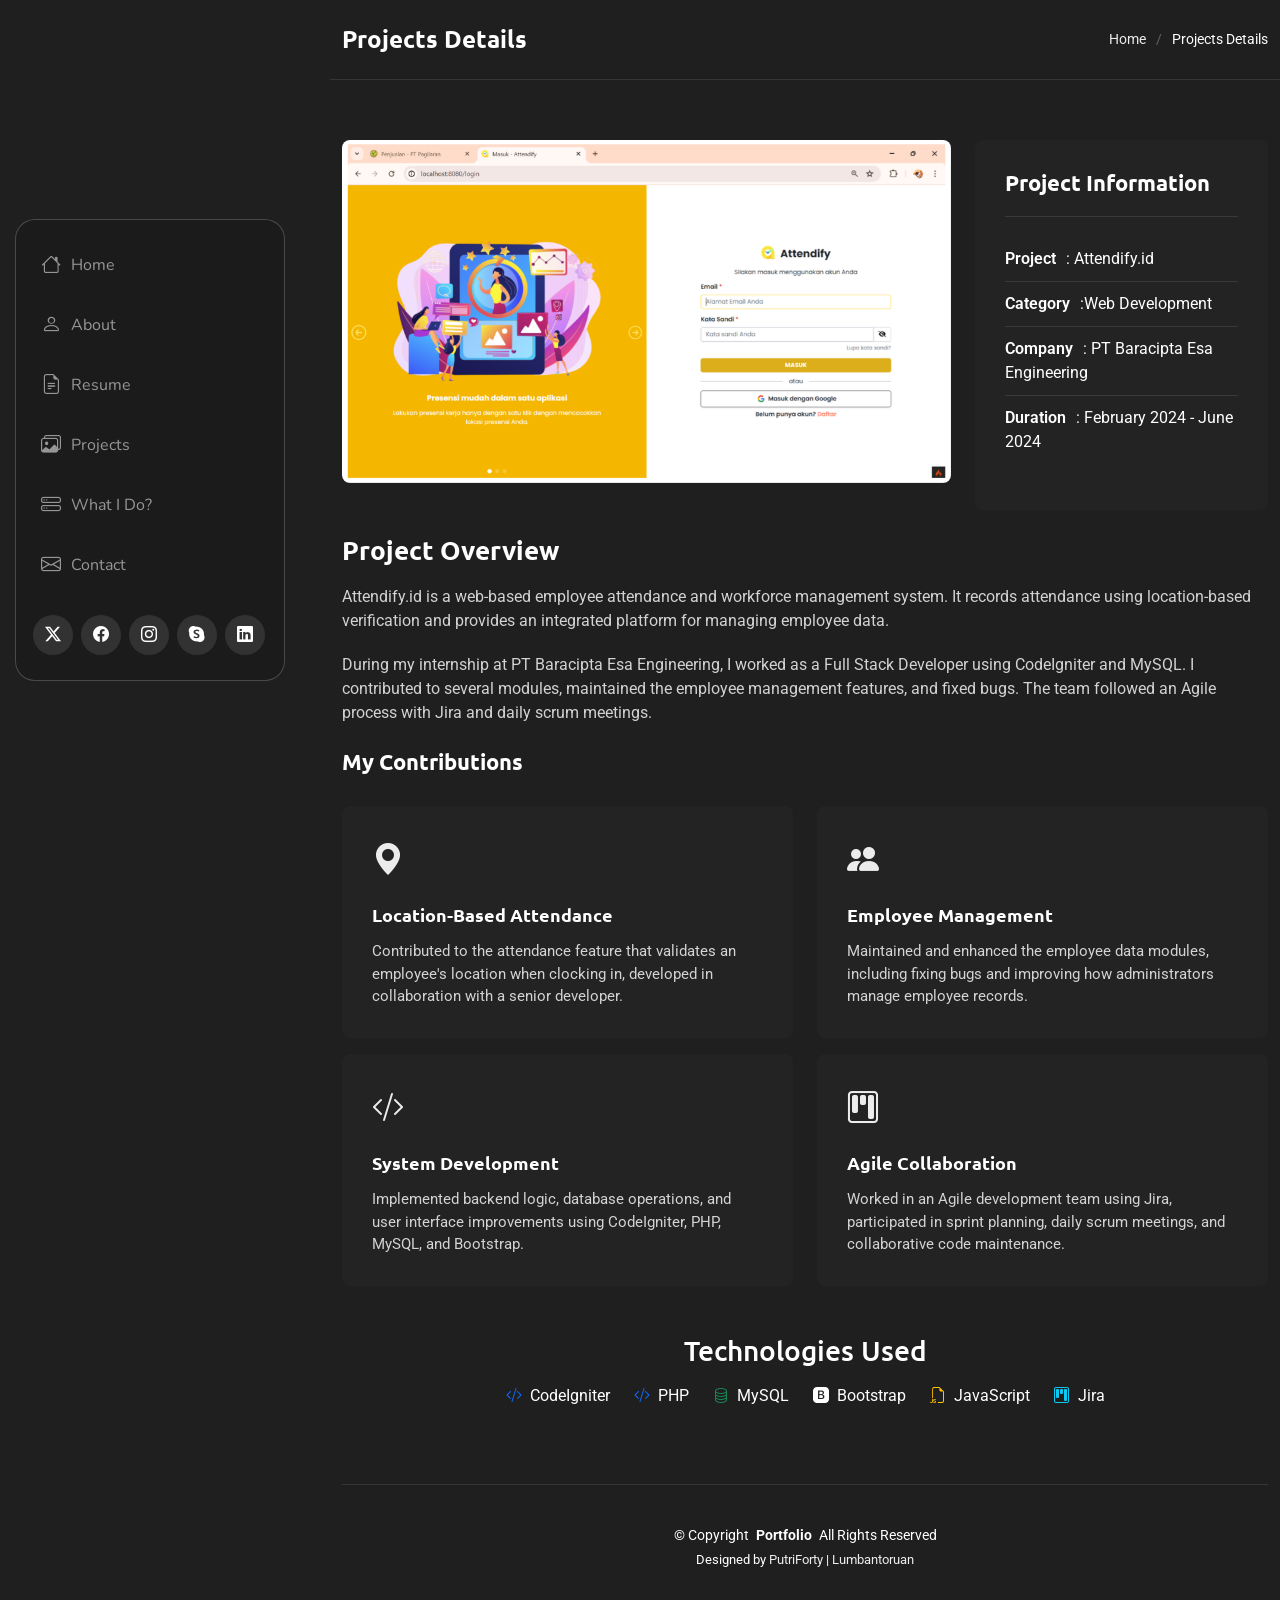
<file: portfolio-details-attendify.html>
<!DOCTYPE html>
<html lang="en">

<head>
  <meta charset="utf-8">
  <meta content="width=device-width, initial-scale=1.0" name="viewport">
  <title>Projects Details - Putri Forty Lumbantoruan</title>
  <meta name="description" content="">
  <meta name="keywords" content="">

  <!-- Favicons -->
  <link href="assets/img/favicon.png" rel="icon">
  <link href="assets/img/apple-touch-icon.png" rel="apple-touch-icon">

  <!-- Fonts -->
  <link href="https://fonts.googleapis.com" rel="preconnect">
  <link href="https://fonts.gstatic.com" rel="preconnect" crossorigin>
  <link href="https://fonts.googleapis.com/css2?family=Roboto:ital,wght@0,100;0,300;0,400;0,500;0,700;0,900;1,100;1,300;1,400;1,500;1,700;1,900&family=Ubuntu:ital,wght@0,300;0,400;0,500;0,700;1,300;1,400;1,500;1,700&family=Nunito:ital,wght@0,200;0,300;0,400;0,500;0,600;0,700;0,800;0,900;1,200;1,300;1,400;1,500;1,600;1,700;1,800;1,900&display=swap" rel="stylesheet">

  <!-- Vendor CSS Files -->
  <link href="assets/vendor/bootstrap/css/bootstrap.min.css" rel="stylesheet">
  <link href="assets/vendor/bootstrap-icons/bootstrap-icons.css" rel="stylesheet">
  <link href="assets/vendor/aos/aos.css" rel="stylesheet">
  <link href="assets/vendor/glightbox/css/glightbox.min.css" rel="stylesheet">
  <link href="assets/vendor/swiper/swiper-bundle.min.css" rel="stylesheet">

  <!-- Main CSS File -->
  <link href="assets/css/main.css" rel="stylesheet">
</head>

<body class="portfolio-details-page">

  <header id="header" class="header dark-background d-flex flex-column justify-content-center">
    <i class="header-toggle d-xl-none bi bi-list"></i>

    <div class="header-container d-flex flex-column align-items-start">
      <nav id="navmenu" class="navmenu">
        <ul>
          <li><a href="index.html#hero"><i class="bi bi-house navicon"></i>Home</a></li>
          <li><a href="index.html#about"><i class="bi bi-person navicon"></i> About</a></li>
          <li><a href="index.html#resume"><i class="bi bi-file-earmark-text navicon"></i> Resume</a></li>
          <li><a href="index.html#portfolio"><i class="bi bi-images navicon"></i> Projects</a></li>
          <li><a href="index.html#services"><i class="bi bi-hdd-stack navicon"></i> What I Do?</a></li>
          <li><a href="index.html#contact"><i class="bi bi-envelope navicon"></i> Contact</a></li>
        </ul>
      </nav>

      <div class="social-links text-center">
        <a href="#" class="twitter"><i class="bi bi-twitter-x"></i></a>
        <a href="#" class="facebook"><i class="bi bi-facebook"></i></a>
        <a href="https://www.instagram.com/pfortyyy" class="instagram"><i class="bi bi-instagram"></i></a>
        <a href="#" class="google-plus"><i class="bi bi-skype"></i></a>
        <a href="https://www.linkedin.com/in/putri-forty-l/" class="linkedin"><i class="bi bi-linkedin"></i></a>
      </div>
    </div>

  </header>

  <main class="main">

    <!-- Page Title -->
    <div class="page-title dark-background">
      <div class="container d-lg-flex justify-content-between align-items-center">
        <h1 class="mb-2 mb-lg-0">Projects Details</h1>
        <nav class="breadcrumbs">
          <ol>
            <li><a href="index.html">Home</a></li>
            <li class="current">Projects Details</li>
          </ol>
        </nav>
      </div>
    </div><!-- End Page Title -->

    <!-- Portfolio Details Section -->
    <section id="portfolio-details" class="portfolio-details section">

      <div class="container" data-aos="fade-up" data-aos-delay="100">

        <div class="row gy-4">

          <div class="col-lg-8">
            <div class="portfolio-details-slider swiper init-swiper">

              <script type="application/json" class="swiper-config">
                {
                  "loop": true,
                  "speed": 600,
                  "autoplay": {
                    "delay": 5000
                  },
                  "slidesPerView": "auto",
                  "pagination": {
                    "el": ".swiper-pagination",
                    "type": "bullets",
                    "clickable": true
                  }
                }
              </script>

              <div class="swiper-wrapper align-items-center">

                <div class="swiper-slide">
                  <img src="assets/img/portfolio/attendify.id.png" alt="Portfolio Image" class="img-fluid" loading="lazy">
                </div>

                <!-- <div class="swiper-slide">
                  <img src="assets/img/portfolio/portfolio-10.webp" alt="Portfolio Image" class="img-fluid" loading="lazy">
                </div>

                <div class="swiper-slide">
                  <img src="assets/img/portfolio/portfolio-7.webp" alt="Portfolio Image" class="img-fluid" loading="lazy">
                </div> -->

              </div>
              <div class="swiper-pagination"></div>
            </div>
          </div>
          
          <div class="col-lg-4">
            <div class="portfolio-info" data-aos="fade-left" data-aos-delay="200">
                <h3>Project Information</h3>
                <ul>
                    <li><strong>Project</strong>: Attendify.id</li>
                    <li><strong>Category</strong>:Web Development</li>
                    <!-- <li><strong>Role</strong>: Full Stack Developer Intern</li> -->
                    <li><strong>Company</strong>: PT Baracipta Esa Engineering</li>
                    <li><strong>Duration</strong>: February 2024 - June 2024</li>
                    <!-- <li><strong>Tech Stack</strong>: CodeIgniter, PHP, MySQL, Bootstrap, JavaScript, Jira</li> -->
                    <!-- <li><strong>Status</strong>: Completed</li> -->
                </ul>
            </div>
          </div>
          <div class="col-lg-12">
            <div class="portfolio-description" data-aos="fade-up" data-aos-delay="300">
              <h2>Project Overview</h2>
              <p>
                  Attendify.id is a web-based employee attendance and workforce management
                  system. It records attendance using location-based verification and
                  provides an integrated platform for managing employee data.
              </p>
              <p>
                  During my internship at PT Baracipta Esa Engineering, I worked as a
                  Full Stack Developer using CodeIgniter and MySQL. I contributed to several
                  modules, maintained the employee management features, and fixed bugs. The
                  team followed an Agile process with Jira and daily scrum meetings.
              </p>
              <div class="features mt-4">
                <h3>My Contributions</h3>
                <div class="row gy-3">
                  <div class="col-md-6">
                    <div class="feature-item" data-aos="fade-up" data-aos-delay="500">
                      <i class="bi bi-geo-alt-fill"></i>
                      <h4>Location-Based Attendance</h4>
                      <p>
                         Contributed to the attendance feature that validates an employee's
                        location when clocking in, developed in collaboration with a senior
                        developer.
                      </p>
                     </div>
                  </div>

                  <div class="col-md-6">
                    <div class="feature-item" data-aos="fade-up" data-aos-delay="600">
                     <i class="bi bi-people-fill"></i>
                      <h4>Employee Management</h4>
                        <p>
                          Maintained and enhanced the employee data modules, including fixing
                          bugs and improving how administrators manage employee records.
                        </p>
                    </div>
                  </div>

                  <div class="col-md-6">
                    <div class="feature-item" data-aos="fade-up" data-aos-delay="700">
                      <i class="bi bi-code-slash"></i>
                      <h4>System Development</h4>
                      <p>
                      Implemented backend logic, database operations, and user interface improvements
                      using CodeIgniter, PHP, MySQL, and Bootstrap.
                      </p>
                    </div>
                  </div>
                   <div class="col-md-6">
                    <div class="feature-item" data-aos="fade-up" data-aos-delay="400">
                      <i class="bi bi-kanban"></i>
                      <h4>Agile Collaboration</h4>

                      <p>
                      Worked in an Agile development team using Jira, participated in sprint planning,
                      daily scrum meetings, and collaborative code maintenance.
                      </p>
                      </div>
                  </div>
                </div>
              </div>
            </div>
            <div class="mt-5 text-center">
              <h3>Technologies Used</h3>

              <ul class="d-flex justify-content-center flex-wrap list-unstyled gap-4 mt-3">
                  <li><i class="bi bi-code-slash me-2 text-primary"></i>CodeIgniter</li>
                  <li><i class="bi bi-code-slash me-2 text-primary"></i>PHP</li>
                  <li><i class="bi bi-database me-2 text-success"></i>MySQL</li>
                  <li><i class="bi bi-bootstrap-fill me-2 text-purple"></i>Bootstrap</li>
                  <li><i class="bi bi-filetype-js me-2 text-warning"></i>JavaScript</li>
                  <li><i class="bi bi-kanban me-2 text-info"></i>Jira</li>
              </ul>
            </div>
          </div>

        </div>

      </div>

    </section><!-- /Portfolio Details Section -->

  </main>

  <footer id="footer" class="footer position-relative">

    <div class="container">
      <div class="copyright text-center ">
        <p>© <span>Copyright</span> <strong class="px-1 sitename">Portfolio</strong> <span>All Rights Reserved</span></p>
      </div>
      <div class="credits">
        Designed by <a href="">PutriForty</a> | <a href="">Lumbantoruan</a>
      </div>
    </div>

  </footer>

  <!-- Scroll Top -->
  <a href="#" id="scroll-top" class="scroll-top d-flex align-items-center justify-content-center"><i class="bi bi-arrow-up-short"></i></a>

  <!-- Preloader -->
  <div id="preloader"></div>

  <!-- Vendor JS Files -->
  <script src="assets/vendor/bootstrap/js/bootstrap.bundle.min.js"></script>
  <script src="assets/vendor/php-email-form/validate.js"></script>
  <script src="assets/vendor/aos/aos.js"></script>
  <script src="assets/vendor/typed.js/typed.umd.js"></script>
  <script src="assets/vendor/purecounter/purecounter_vanilla.js"></script>
  <script src="assets/vendor/waypoints/noframework.waypoints.js"></script>
  <script src="assets/vendor/isotope-layout/isotope.pkgd.min.js"></script>
  <script src="assets/vendor/imagesloaded/imagesloaded.pkgd.min.js"></script>
  <script src="assets/vendor/glightbox/js/glightbox.min.js"></script>
  <script src="assets/vendor/swiper/swiper-bundle.min.js"></script>

  <!-- Main JS File -->
  <script src="assets/js/main.js"></script>

</body>

</html>
</file>
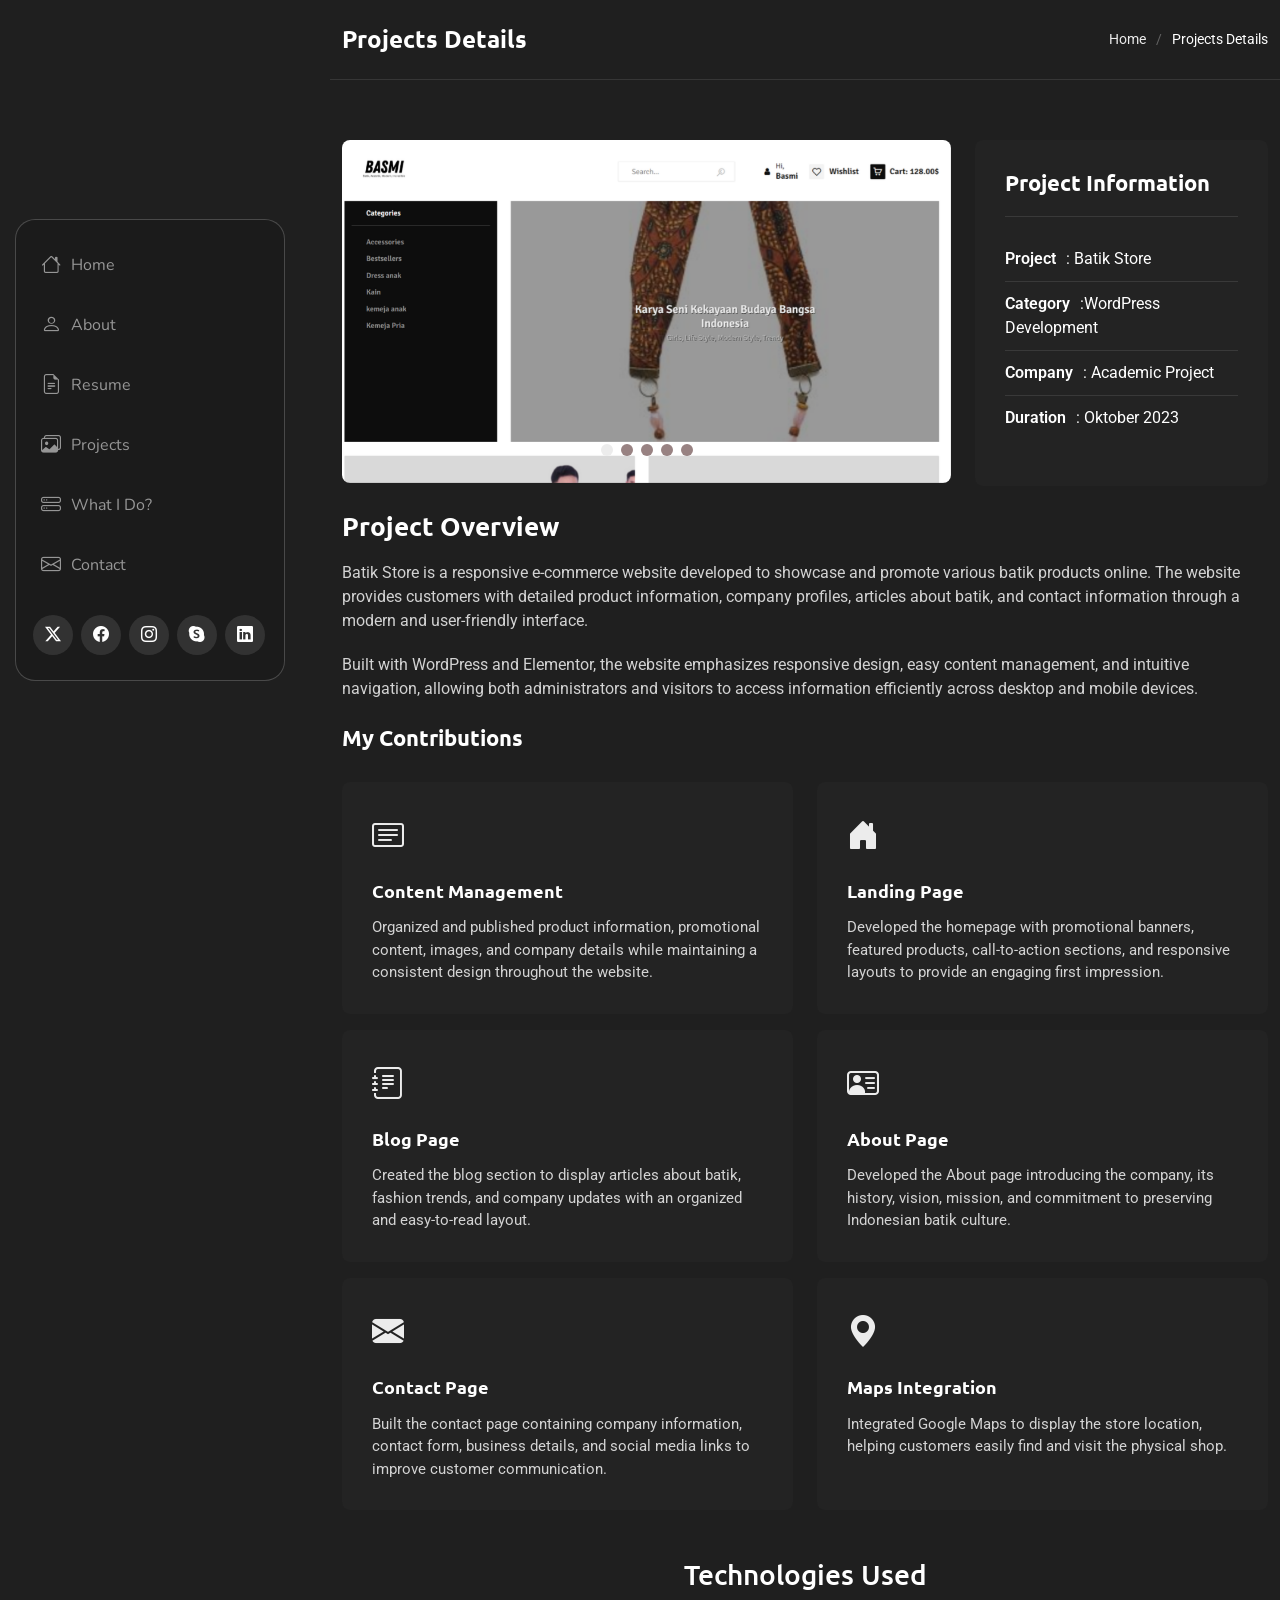
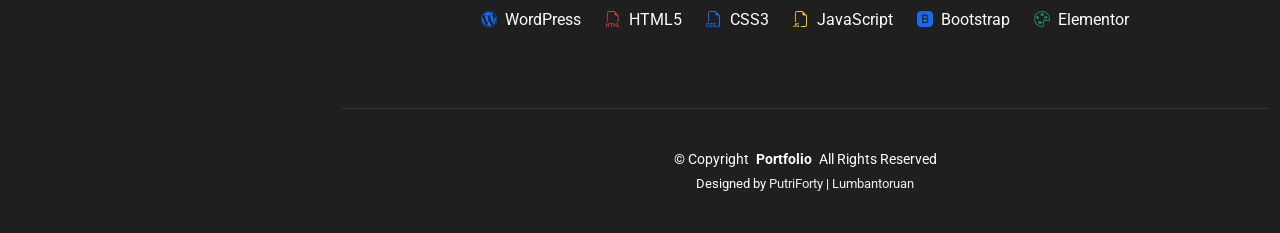
<file: portofolio-details-basmi.html>
<!DOCTYPE html>
<html lang="en">

<head>
  <meta charset="utf-8">
  <meta content="width=device-width, initial-scale=1.0" name="viewport">
  <title>Projects Details - Putri Forty Lumbantoruan</title>
  <meta name="description" content="">
  <meta name="keywords" content="">

  <!-- Favicons -->
  <link href="assets/img/favicon.png" rel="icon">
  <link href="assets/img/apple-touch-icon.png" rel="apple-touch-icon">

  <!-- Fonts -->
  <link href="https://fonts.googleapis.com" rel="preconnect">
  <link href="https://fonts.gstatic.com" rel="preconnect" crossorigin>
  <link href="https://fonts.googleapis.com/css2?family=Roboto:ital,wght@0,100;0,300;0,400;0,500;0,700;0,900;1,100;1,300;1,400;1,500;1,700;1,900&family=Ubuntu:ital,wght@0,300;0,400;0,500;0,700;1,300;1,400;1,500;1,700&family=Nunito:ital,wght@0,200;0,300;0,400;0,500;0,600;0,700;0,800;0,900;1,200;1,300;1,400;1,500;1,600;1,700;1,800;1,900&display=swap" rel="stylesheet">

  <!-- Vendor CSS Files -->
  <link href="assets/vendor/bootstrap/css/bootstrap.min.css" rel="stylesheet">
  <link href="assets/vendor/bootstrap-icons/bootstrap-icons.css" rel="stylesheet">
  <link href="assets/vendor/aos/aos.css" rel="stylesheet">
  <link href="assets/vendor/glightbox/css/glightbox.min.css" rel="stylesheet">
  <link href="assets/vendor/swiper/swiper-bundle.min.css" rel="stylesheet">

  <!-- Main CSS File -->
  <link href="assets/css/main.css" rel="stylesheet">
</head>

<body class="portfolio-details-page">

  <header id="header" class="header dark-background d-flex flex-column justify-content-center">
    <i class="header-toggle d-xl-none bi bi-list"></i>

    <div class="header-container d-flex flex-column align-items-start">
      <nav id="navmenu" class="navmenu">
        <ul>
          <li><a href="index.html#hero"><i class="bi bi-house navicon"></i>Home</a></li>
          <li><a href="index.html#about"><i class="bi bi-person navicon"></i> About</a></li>
          <li><a href="index.html#resume"><i class="bi bi-file-earmark-text navicon"></i> Resume</a></li>
          <li><a href="index.html#portfolio"><i class="bi bi-images navicon"></i> Projects</a></li>
          <li><a href="index.html#services"><i class="bi bi-hdd-stack navicon"></i> What I Do?</a></li>
          <li><a href="index.html#contact"><i class="bi bi-envelope navicon"></i> Contact</a></li>
        </ul>
      </nav>

      <div class="social-links text-center">
        <a href="#" class="twitter"><i class="bi bi-twitter-x"></i></a>
        <a href="#" class="facebook"><i class="bi bi-facebook"></i></a>
        <a href="https://www.instagram.com/pfortyyy" class="instagram"><i class="bi bi-instagram"></i></a>
        <a href="#" class="google-plus"><i class="bi bi-skype"></i></a>
        <a href="https://www.linkedin.com/in/putri-forty-l/" class="linkedin"><i class="bi bi-linkedin"></i></a>
      </div>
    </div>

  </header>

  <main class="main">

    <!-- Page Title -->
    <div class="page-title dark-background">
      <div class="container d-lg-flex justify-content-between align-items-center">
        <h1 class="mb-2 mb-lg-0">Projects Details</h1>
        <nav class="breadcrumbs">
          <ol>
            <li><a href="index.html">Home</a></li>
            <li class="current">Projects Details</li>
          </ol>
        </nav>
      </div>
    </div><!-- End Page Title -->

    <!-- Portfolio Details Section -->
    <section id="portfolio-details" class="portfolio-details section">

      <div class="container" data-aos="fade-up" data-aos-delay="100">

        <div class="row gy-4">

          <div class="col-lg-8">
            <div class="portfolio-details-slider swiper init-swiper">

              <script type="application/json" class="swiper-config">
                {
                  "loop": true,
                  "speed": 600,
                  "autoplay": {
                    "delay": 5000
                  },
                  "slidesPerView": "auto",
                  "pagination": {
                    "el": ".swiper-pagination",
                    "type": "bullets",
                    "clickable": true
                  }
                }
              </script>

              <div class="swiper-wrapper align-items-center">

                <div class="swiper-slide">
                  <img src="assets/img/portfolio/basmi-1.png" alt="Portfolio Image" class="img-fluid" loading="lazy">
                </div>

                <div class="swiper-slide">
                  <img src="assets/img/portfolio/basmi-2.png" alt="Portfolio Image" class="img-fluid" loading="lazy">
                </div>

                <div class="swiper-slide">
                  <img src="assets/img/portfolio/basmi-3.png" alt="Portfolio Image" class="img-fluid" loading="lazy">
                </div>
                <div class="swiper-slide">
                  <img src="assets/img/portfolio/basmi-4.png" alt="Portfolio Image" class="img-fluid" loading="lazy">
                </div>
                <div class="swiper-slide">
                  <img src="assets/img/portfolio/basmi-5.png" alt="Portfolio Image" class="img-fluid" loading="lazy">
                </div>
              </div>
              <div class="swiper-pagination"></div>
            </div>
          </div>
          
          <div class="col-lg-4">
            <div class="portfolio-info" data-aos="fade-left" data-aos-delay="200">
                <h3>Project Information</h3>
                <ul>
                    <li><strong>Project</strong>: Batik Store</li>
                    <li><strong>Category</strong>:WordPress Development</li>
                    <li><strong>Company</strong>: Academic Project</li>
                    <li><strong>Duration</strong>: Oktober 2023</li>
                    
                </ul>
            </div>
          </div>
          <div class="col-lg-12">
            <div class="portfolio-description" data-aos="fade-up" data-aos-delay="300">
              <h2>Project Overview</h2>
              <p>
                Batik Store is a responsive e-commerce website developed to showcase and
                promote various batik products online. The website provides customers with
                detailed product information, company profiles, articles about batik, and
                contact information through a modern and user-friendly interface.
              </p>
              <p>
                Built with WordPress and Elementor, the website emphasizes responsive
                design, easy content management, and intuitive navigation, allowing both
                administrators and visitors to access information efficiently across
                desktop and mobile devices.
              </p>
            <div class="features mt-4">
                <h3>My Contributions</h3>
                <div class="row gy-3">
                    <div class="col-md-6">
                        <div class="feature-item">
                            <i class="bi bi-card-text"></i>
                            <h4>Content Management</h4>
                            <p>
                                Organized and published product information, promotional
                                content, images, and company details while maintaining a
                                consistent design throughout the website.
                            </p>
                        </div>
                    </div>
                    <div class="col-md-6">
                        <div class="feature-item">
                            <i class="bi bi-house-door-fill"></i>
                            <h4>Landing Page</h4>
                            <p>
                                Developed the homepage with promotional banners, featured
                                products, call-to-action sections, and responsive layouts
                                to provide an engaging first impression.
                            </p>
                        </div>
                    </div>
                    <div class="col-md-6">
                        <div class="feature-item">
                            <i class="bi bi-journal-text"></i>
                            <h4>Blog Page</h4>
                            <p>
                                Created the blog section to display articles about batik,
                                fashion trends, and company updates with an organized and
                                easy-to-read layout.
                            </p>
                        </div>
                    </div>
                    <div class="col-md-6">
                        <div class="feature-item">
                            <i class="bi bi-person-vcard"></i>
                            <h4>About Page</h4>
                            <p>
                                Developed the About page introducing the company,
                                its history, vision, mission, and commitment to preserving
                                Indonesian batik culture.
                            </p>
                        </div>
                    </div>
                    <div class="col-md-6">
                        <div class="feature-item">
                            <i class="bi bi-envelope-fill"></i>
                            <h4>Contact Page</h4>
                            <p>
                                Built the contact page containing company information,
                                contact form, business details, and social media links to
                                improve customer communication.
                            </p>
                        </div>
                    </div>
                    <div class="col-md-6">
                        <div class="feature-item">
                            <i class="bi bi-geo-alt-fill"></i>
                            <h4>Maps Integration</h4>
                            <p>
                                Integrated Google Maps to display the store location,
                                helping customers easily find and visit the physical shop.
                            </p>
                        </div>
                    </div>
                </div>
            </div>
              
            </div>
            <div class="mt-5 text-center">
              <h3>Technologies Used</h3>
                <ul class="d-flex justify-content-center flex-wrap list-unstyled gap-4 mt-3">
                    <li><i class="bi bi-wordpress me-2 text-primary"></i>WordPress</li>
                    <li><i class="bi bi-filetype-html me-2 text-danger"></i>HTML5</li>
                    <li><i class="bi bi-filetype-css me-2 text-primary"></i>CSS3</li>
                    <li><i class="bi bi-filetype-js me-2 text-warning"></i>JavaScript</li>
                    <li><i class="bi bi-bootstrap-fill me-2 text-primary"></i>Bootstrap</li>
                    <li><i class="bi bi-palette me-2 text-success"></i>Elementor</li>
                </ul>
            </div>
          </div>

        </div>

      </div>

    </section><!-- /Portfolio Details Section -->

  </main>

  <footer id="footer" class="footer position-relative">

    <div class="container">
      <div class="copyright text-center ">
        <p>© <span>Copyright</span> <strong class="px-1 sitename">Portfolio</strong> <span>All Rights Reserved</span></p>
      </div>
      <div class="credits">
        Designed by <a href="">PutriForty</a> | <a href="">Lumbantoruan</a>
      </div>
    </div>

  </footer>

  <!-- Scroll Top -->
  <a href="#" id="scroll-top" class="scroll-top d-flex align-items-center justify-content-center"><i class="bi bi-arrow-up-short"></i></a>

  <!-- Preloader -->
  <div id="preloader"></div>

  <!-- Vendor JS Files -->
  <script src="assets/vendor/bootstrap/js/bootstrap.bundle.min.js"></script>
  <script src="assets/vendor/php-email-form/validate.js"></script>
  <script src="assets/vendor/aos/aos.js"></script>
  <script src="assets/vendor/typed.js/typed.umd.js"></script>
  <script src="assets/vendor/purecounter/purecounter_vanilla.js"></script>
  <script src="assets/vendor/waypoints/noframework.waypoints.js"></script>
  <script src="assets/vendor/isotope-layout/isotope.pkgd.min.js"></script>
  <script src="assets/vendor/imagesloaded/imagesloaded.pkgd.min.js"></script>
  <script src="assets/vendor/glightbox/js/glightbox.min.js"></script>
  <script src="assets/vendor/swiper/swiper-bundle.min.js"></script>

  <!-- Main JS File -->
  <script src="assets/js/main.js"></script>

</body>

</html>
</file>
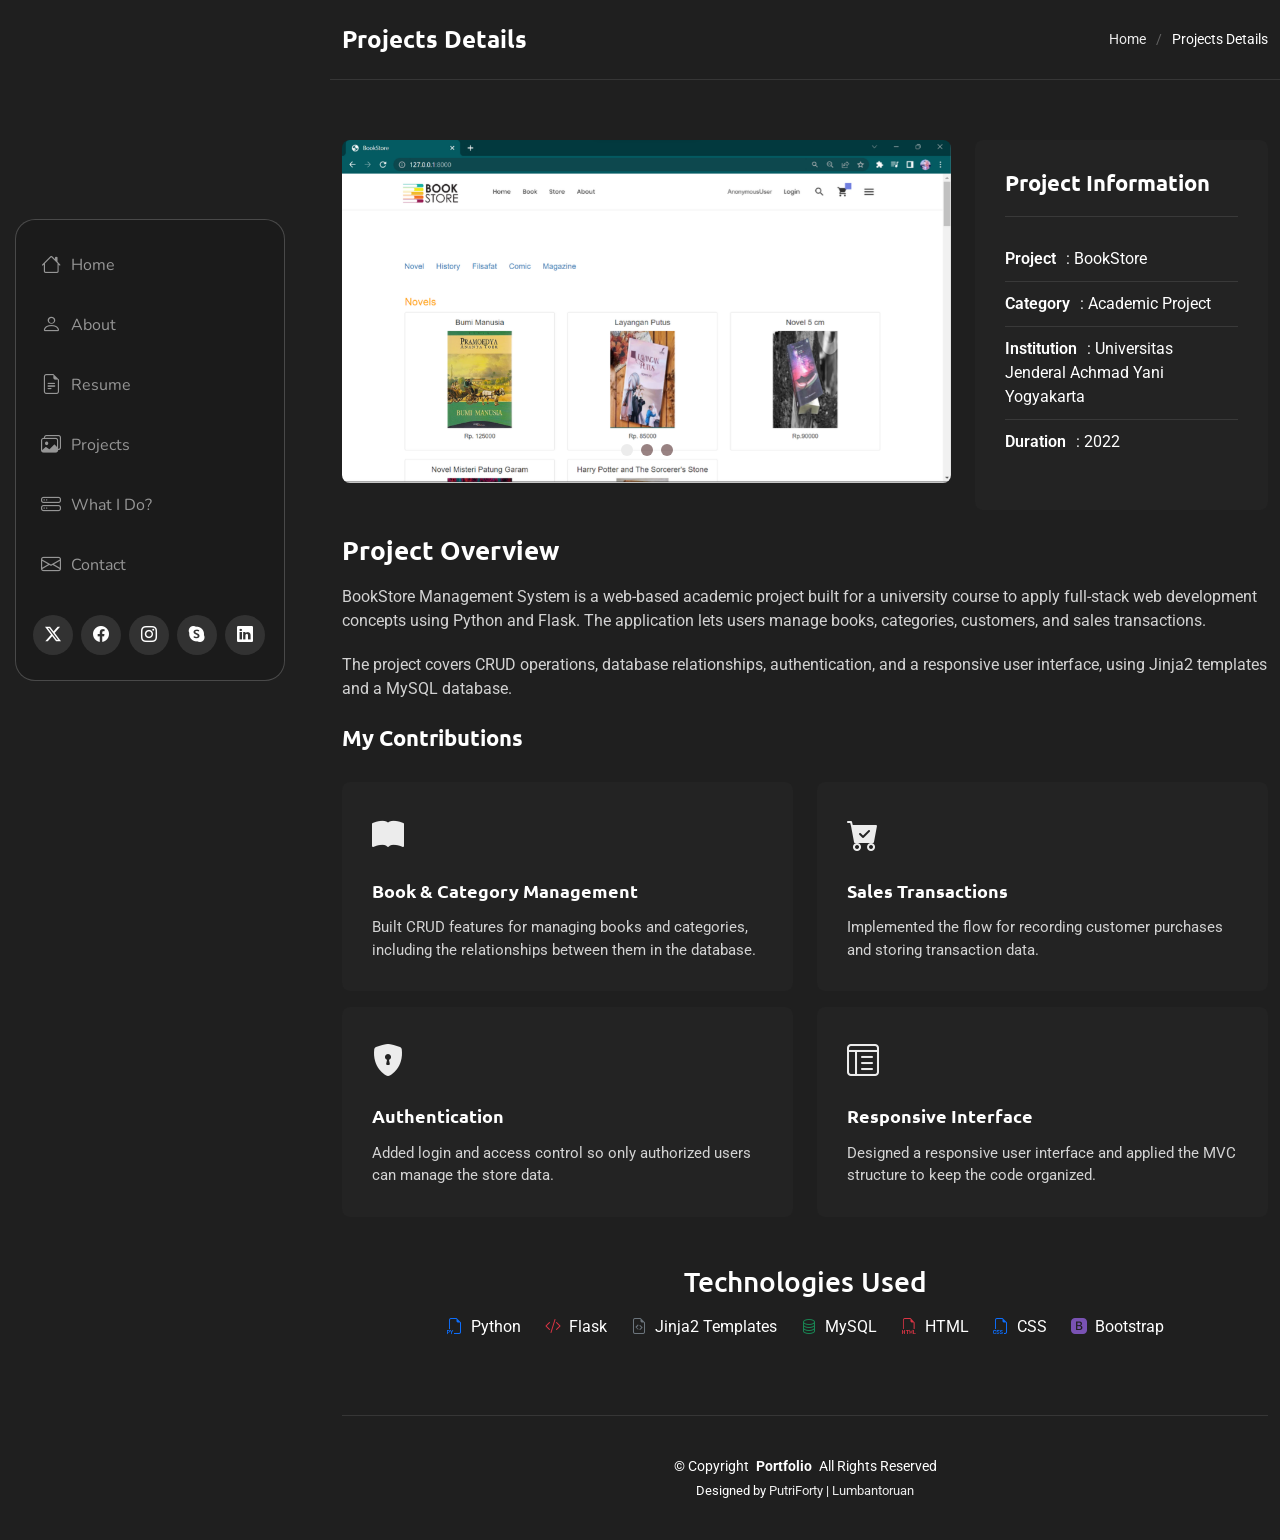
<file: portofolio-details-bookstore.html>
<!DOCTYPE html>
<html lang="en">

<head>
  <meta charset="utf-8">
  <meta content="width=device-width, initial-scale=1.0" name="viewport">
  <title>Projects Details - Putri Forty Lumbantoruan</title>
  <meta name="description" content="">
  <meta name="keywords" content="">

  <!-- Favicons -->
  <link href="assets/img/favicon.png" rel="icon">
  <link href="assets/img/apple-touch-icon.png" rel="apple-touch-icon">

  <!-- Fonts -->
  <link href="https://fonts.googleapis.com" rel="preconnect">
  <link href="https://fonts.gstatic.com" rel="preconnect" crossorigin>
  <link href="https://fonts.googleapis.com/css2?family=Roboto:ital,wght@0,100;0,300;0,400;0,500;0,700;0,900;1,100;1,300;1,400;1,500;1,700;1,900&family=Ubuntu:ital,wght@0,300;0,400;0,500;0,700;1,300;1,400;1,500;1,700&family=Nunito:ital,wght@0,200;0,300;0,400;0,500;0,600;0,700;0,800;0,900;1,200;1,300;1,400;1,500;1,600;1,700;1,800;1,900&display=swap" rel="stylesheet">

  <!-- Vendor CSS Files -->
  <link href="assets/vendor/bootstrap/css/bootstrap.min.css" rel="stylesheet">
  <link href="assets/vendor/bootstrap-icons/bootstrap-icons.css" rel="stylesheet">
  <link href="assets/vendor/aos/aos.css" rel="stylesheet">
  <link href="assets/vendor/glightbox/css/glightbox.min.css" rel="stylesheet">
  <link href="assets/vendor/swiper/swiper-bundle.min.css" rel="stylesheet">

  <!-- Main CSS File -->
  <link href="assets/css/main.css" rel="stylesheet">
</head>

<body class="portfolio-details-page">

  <header id="header" class="header dark-background d-flex flex-column justify-content-center">
    <i class="header-toggle d-xl-none bi bi-list"></i>

    <div class="header-container d-flex flex-column align-items-start">
      <nav id="navmenu" class="navmenu">
        <ul>
          <li><a href="#hero"><i class="bi bi-house navicon"></i>Home</a></li>
          <li><a href="#about"><i class="bi bi-person navicon"></i> About</a></li>
          <li><a href="#resume"><i class="bi bi-file-earmark-text navicon"></i> Resume</a></li>
          <li><a href="#portfolio"><i class="bi bi-images navicon"></i> Projects</a></li>
          <li><a href="#services"><i class="bi bi-hdd-stack navicon"></i> What I Do?</a></li>
          <li><a href="#contact"><i class="bi bi-envelope navicon"></i> Contact</a></li>
        </ul>
      </nav>

      <div class="social-links text-center">
        <a href="#" class="twitter"><i class="bi bi-twitter-x"></i></a>
        <a href="#" class="facebook"><i class="bi bi-facebook"></i></a>
        <a href="https://www.instagram.com/pfortyyy" class="instagram"><i class="bi bi-instagram"></i></a>
        <a href="#" class="google-plus"><i class="bi bi-skype"></i></a>
        <a href="https://www.linkedin.com/in/putri-forty-l/" class="linkedin"><i class="bi bi-linkedin"></i></a>
      </div>
    </div>

  </header>

  <main class="main">

    <!-- Page Title -->
    <div class="page-title dark-background">
      <div class="container d-lg-flex justify-content-between align-items-center">
        <h1 class="mb-2 mb-lg-0">Projects Details</h1>
        <nav class="breadcrumbs">
          <ol>
            <li><a href="index.html">Home</a></li>
            <li class="current">Projects Details</li>
          </ol>
        </nav>
      </div>
    </div><!-- End Page Title -->

    <!-- Portfolio Details Section -->
    <section id="portfolio-details" class="portfolio-details section">

      <div class="container" data-aos="fade-up" data-aos-delay="100">

        <div class="row gy-4">

          <div class="col-lg-8">
            <div class="portfolio-details-slider swiper init-swiper">

              <script type="application/json" class="swiper-config">
                {
                  "loop": true,
                  "speed": 600,
                  "autoplay": {
                    "delay": 5000
                  },
                  "slidesPerView": "auto",
                  "pagination": {
                    "el": ".swiper-pagination",
                    "type": "bullets",
                    "clickable": true
                  }
                }
              </script>

              <div class="swiper-wrapper align-items-center">

                <div class="swiper-slide">
                  <img src="assets/img/portfolio/bookstore.png" alt="Portfolio Image" class="img-fluid" loading="lazy">
                </div>

                <div class="swiper-slide">
                  <img src="assets/img/portfolio/bookstore-2.png" alt="Portfolio Image" class="img-fluid" loading="lazy">
                </div>

                <div class="swiper-slide">
                  <img src="assets/img/portfolio/bookstore-3.png" alt="Portfolio Image" class="img-fluid" loading="lazy">
                </div>

              </div>
              <div class="swiper-pagination"></div>
            </div>
          </div>
          
          <div class="col-lg-4">
            <div class="portfolio-info" data-aos="fade-left" data-aos-delay="200">
                <h3>Project Information</h3>
                <ul>
                    <li><strong>Project</strong>: BookStore </li>
                    <li><strong>Category</strong>: Academic Project</li>
                    <li><strong>Institution</strong>: Universitas Jenderal Achmad Yani Yogyakarta</li>
                    <li><strong>Duration</strong>: 2022</li>
                </ul>
            </div>
          </div>
          <div class="col-lg-12">
            <div class="portfolio-description" data-aos="fade-up" data-aos-delay="300">
              <h2>Project Overview</h2>
               <p>
                  BookStore Management System is a web-based academic project built for a
                  university course to apply full-stack web development concepts using
                  Python and Flask. The application lets users manage books, categories,
                  customers, and sales transactions.
                </p>
                <p>
                  The project covers CRUD operations, database relationships,
                  authentication, and a responsive user interface, using Jinja2 templates
                  and a MySQL database.
                </p>
              <div class="features mt-4">
                <h3>My Contributions</h3>
                <div class="row gy-3">
              
                  <div class="col-md-6">
                    <div class="feature-item" data-aos="fade-up" data-aos-delay="400">
                      <i class="bi bi-book-fill"></i>
                      <h4>Book & Category Management</h4>
                      <p>
                        Built CRUD features for managing books and categories, including
                        the relationships between them in the database.
                      </p>
                    </div>
                  </div>
              
                  <div class="col-md-6">
                    <div class="feature-item" data-aos="fade-up" data-aos-delay="500">
                      <i class="bi bi-cart-check-fill"></i>
                      <h4>Sales Transactions</h4>
                      <p>
                        Implemented the flow for recording customer purchases and storing
                        transaction data.
                      </p>
                    </div>
                  </div>
              
                  <div class="col-md-6">
                    <div class="feature-item" data-aos="fade-up" data-aos-delay="600">
                      <i class="bi bi-shield-lock-fill"></i>
                      <h4>Authentication</h4>
                      <p>
                        Added login and access control so only authorized users can manage
                        the store data.
                      </p>
                    </div>
                  </div>
              
                  <div class="col-md-6">
                    <div class="feature-item" data-aos="fade-up" data-aos-delay="700">
                      <i class="bi bi-layout-text-window-reverse"></i>
                      <h4>Responsive Interface</h4>
                      <p>
                        Designed a responsive user interface and applied the MVC structure
                        to keep the code organized.
                      </p>
                    </div>
                  </div>
              
                </div>
              </div>
            </div>
            <div class="mt-5 text-center">
              <h3>Technologies Used</h3>

              <ul class="d-flex justify-content-center flex-wrap list-unstyled gap-4 mt-3">
                 <li><i class="bi bi-filetype-py me-2 text-primary"></i>Python</li>
                  <li><i class="bi bi-code-slash me-2 text-danger"></i>Flask</li>
                  <li><i class="bi bi-file-earmark-code me-2 text-secondary"></i>Jinja2 Templates</li>
                  <li><i class="bi bi-database me-2 text-success"></i>MySQL</li>
                  <li><i class="bi bi-filetype-html me-2 text-danger"></i>HTML</li>
                  <li><i class="bi bi-filetype-css me-2 text-primary"></i>CSS</li>
                  <li><i class="bi bi-bootstrap-fill me-2" style="color:#7952b3"></i>Bootstrap</li>
              </ul>
            </div>
          </div>

        </div>

      </div>

    </section><!-- /Portfolio Details Section -->

  </main>

  <footer id="footer" class="footer position-relative">

    <div class="container">
      <div class="copyright text-center ">
        <p>© <span>Copyright</span> <strong class="px-1 sitename">Portfolio</strong> <span>All Rights Reserved</span></p>
      </div>
      <div class="credits">
        Designed by <a href="">PutriForty</a> | <a href="">Lumbantoruan</a>
      </div>
    </div>

  </footer>

  <!-- Scroll Top -->
  <a href="#" id="scroll-top" class="scroll-top d-flex align-items-center justify-content-center"><i class="bi bi-arrow-up-short"></i></a>

  <!-- Preloader -->
  <div id="preloader"></div>

  <!-- Vendor JS Files -->
  <script src="assets/vendor/bootstrap/js/bootstrap.bundle.min.js"></script>
  <script src="assets/vendor/php-email-form/validate.js"></script>
  <script src="assets/vendor/aos/aos.js"></script>
  <script src="assets/vendor/typed.js/typed.umd.js"></script>
  <script src="assets/vendor/purecounter/purecounter_vanilla.js"></script>
  <script src="assets/vendor/waypoints/noframework.waypoints.js"></script>
  <script src="assets/vendor/isotope-layout/isotope.pkgd.min.js"></script>
  <script src="assets/vendor/imagesloaded/imagesloaded.pkgd.min.js"></script>
  <script src="assets/vendor/glightbox/js/glightbox.min.js"></script>
  <script src="assets/vendor/swiper/swiper-bundle.min.js"></script>

  <!-- Main JS File -->
  <script src="assets/js/main.js"></script>

</body>

</html>
</file>
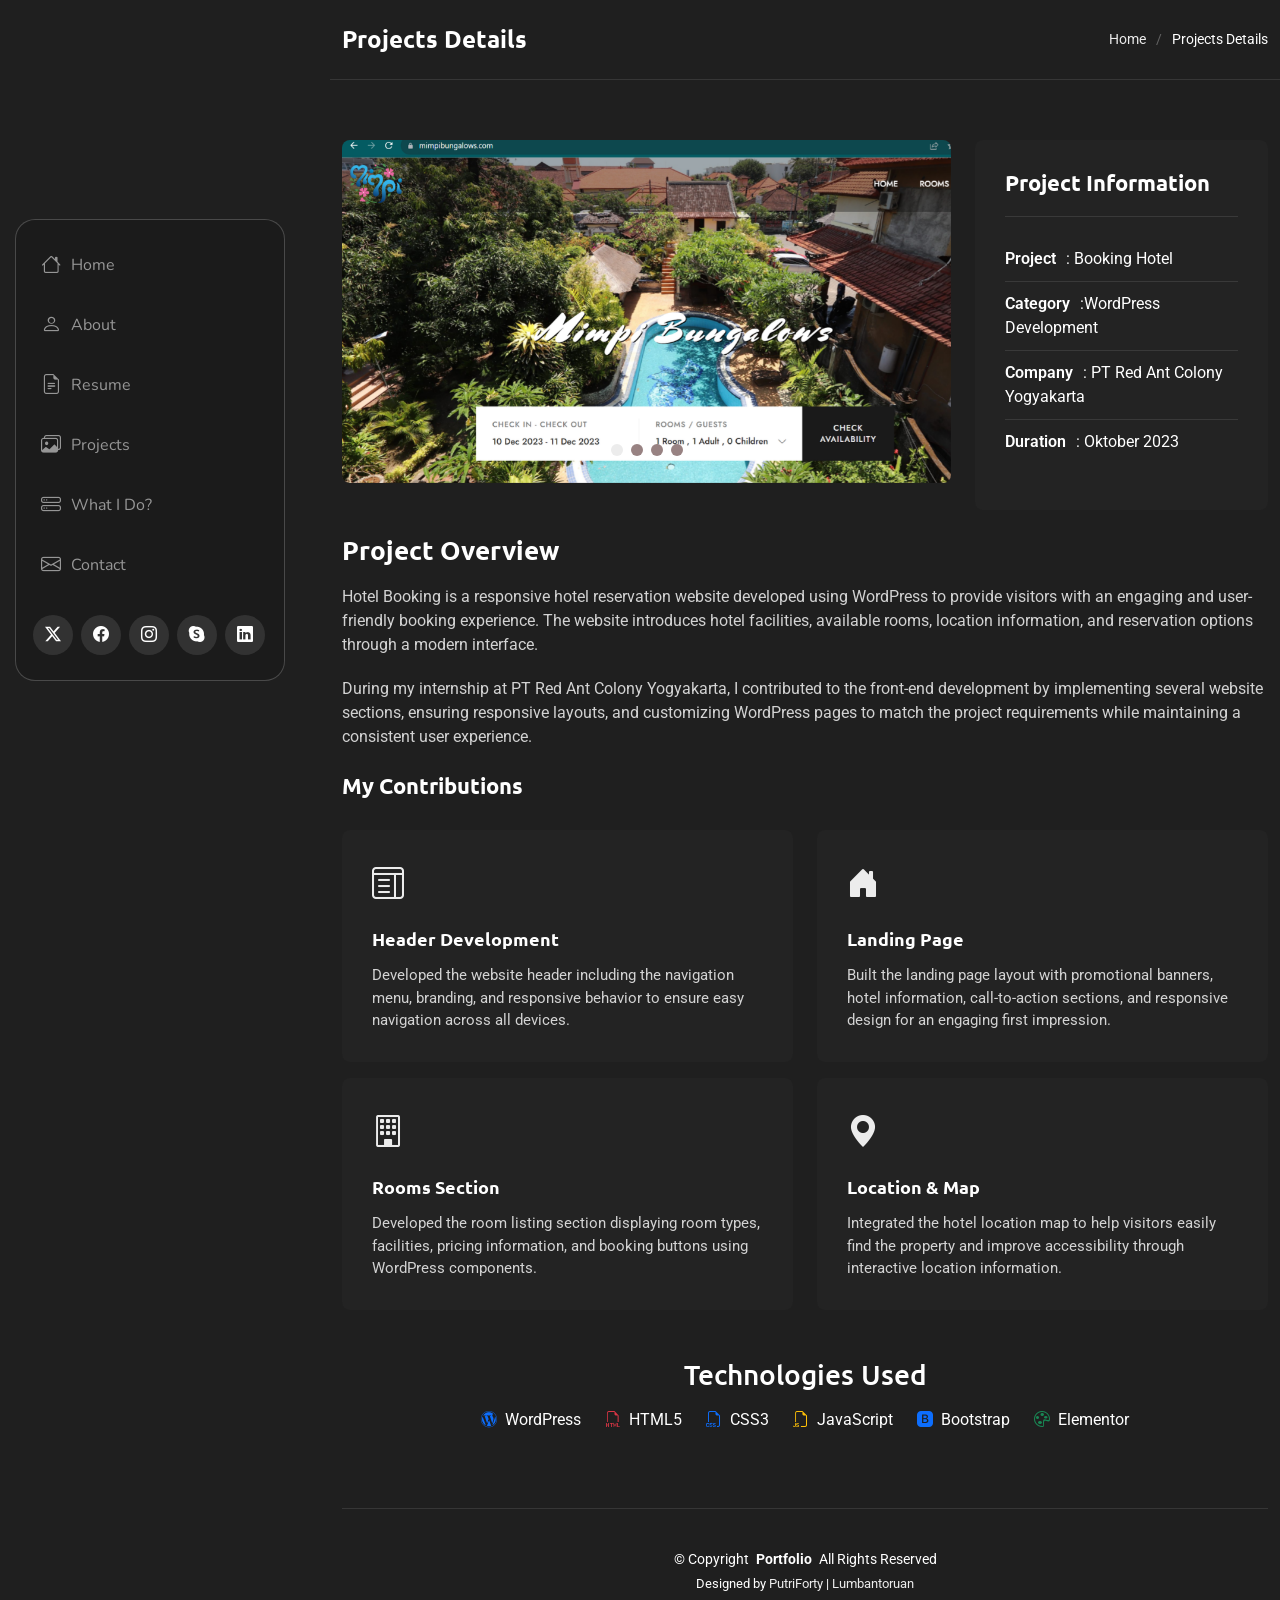
<file: portofolio-details-hotel.html>
<!DOCTYPE html>
<html lang="en">

<head>
  <meta charset="utf-8">
  <meta content="width=device-width, initial-scale=1.0" name="viewport">
  <title>Projects Details - Putri Forty Lumbantoruan</title>
  <meta name="description" content="">
  <meta name="keywords" content="">

  <!-- Favicons -->
  <link href="assets/img/favicon.png" rel="icon">
  <link href="assets/img/apple-touch-icon.png" rel="apple-touch-icon">

  <!-- Fonts -->
  <link href="https://fonts.googleapis.com" rel="preconnect">
  <link href="https://fonts.gstatic.com" rel="preconnect" crossorigin>
  <link href="https://fonts.googleapis.com/css2?family=Roboto:ital,wght@0,100;0,300;0,400;0,500;0,700;0,900;1,100;1,300;1,400;1,500;1,700;1,900&family=Ubuntu:ital,wght@0,300;0,400;0,500;0,700;1,300;1,400;1,500;1,700&family=Nunito:ital,wght@0,200;0,300;0,400;0,500;0,600;0,700;0,800;0,900;1,200;1,300;1,400;1,500;1,600;1,700;1,800;1,900&display=swap" rel="stylesheet">

  <!-- Vendor CSS Files -->
  <link href="assets/vendor/bootstrap/css/bootstrap.min.css" rel="stylesheet">
  <link href="assets/vendor/bootstrap-icons/bootstrap-icons.css" rel="stylesheet">
  <link href="assets/vendor/aos/aos.css" rel="stylesheet">
  <link href="assets/vendor/glightbox/css/glightbox.min.css" rel="stylesheet">
  <link href="assets/vendor/swiper/swiper-bundle.min.css" rel="stylesheet">

  <!-- Main CSS File -->
  <link href="assets/css/main.css" rel="stylesheet">
</head>

<body class="portfolio-details-page">

  <header id="header" class="header dark-background d-flex flex-column justify-content-center">
    <i class="header-toggle d-xl-none bi bi-list"></i>

    <div class="header-container d-flex flex-column align-items-start">
      <nav id="navmenu" class="navmenu">
        <ul>
          <li><a href="index.html#hero"><i class="bi bi-house navicon"></i>Home</a></li>
          <li><a href="index.html#about"><i class="bi bi-person navicon"></i> About</a></li>
          <li><a href="index.html#resume"><i class="bi bi-file-earmark-text navicon"></i> Resume</a></li>
          <li><a href="index.html#portfolio"><i class="bi bi-images navicon"></i> Projects</a></li>
          <li><a href="index.html#services"><i class="bi bi-hdd-stack navicon"></i> What I Do?</a></li>
          <li><a href="index.html#contact"><i class="bi bi-envelope navicon"></i> Contact</a></li>
        </ul>
      </nav>

      <div class="social-links text-center">
        <a href="#" class="twitter"><i class="bi bi-twitter-x"></i></a>
        <a href="#" class="facebook"><i class="bi bi-facebook"></i></a>
        <a href="https://www.instagram.com/pfortyyy" class="instagram"><i class="bi bi-instagram"></i></a>
        <a href="#" class="google-plus"><i class="bi bi-skype"></i></a>
        <a href="https://www.linkedin.com/in/putri-forty-l/" class="linkedin"><i class="bi bi-linkedin"></i></a>
      </div>
    </div>

  </header>

  <main class="main">

    <!-- Page Title -->
    <div class="page-title dark-background">
      <div class="container d-lg-flex justify-content-between align-items-center">
        <h1 class="mb-2 mb-lg-0">Projects Details</h1>
        <nav class="breadcrumbs">
          <ol>
            <li><a href="index.html">Home</a></li>
            <li class="current">Projects Details</li>
          </ol>
        </nav>
      </div>
    </div><!-- End Page Title -->

    <!-- Portfolio Details Section -->
    <section id="portfolio-details" class="portfolio-details section">

      <div class="container" data-aos="fade-up" data-aos-delay="100">

        <div class="row gy-4">

          <div class="col-lg-8">
            <div class="portfolio-details-slider swiper init-swiper">

              <script type="application/json" class="swiper-config">
                {
                  "loop": true,
                  "speed": 600,
                  "autoplay": {
                    "delay": 5000
                  },
                  "slidesPerView": "auto",
                  "pagination": {
                    "el": ".swiper-pagination",
                    "type": "bullets",
                    "clickable": true
                  }
                }
              </script>

              <div class="swiper-wrapper align-items-center">

                <div class="swiper-slide">
                  <img src="assets/img/portfolio/hotel-1.png" alt="Portfolio Image" class="img-fluid" loading="lazy">
                </div>

                <div class="swiper-slide">
                  <img src="assets/img/portfolio/hotel-2.png" alt="Portfolio Image" class="img-fluid" loading="lazy">
                </div>

                <div class="swiper-slide">
                  <img src="assets/img/portfolio/hotel-3.png" alt="Portfolio Image" class="img-fluid" loading="lazy">
                </div>
                <div class="swiper-slide">
                  <img src="assets/img/portfolio/hotel-4.png" alt="Portfolio Image" class="img-fluid" loading="lazy">
                </div>

              </div>
              <div class="swiper-pagination"></div>
            </div>
          </div>
          
          <div class="col-lg-4">
            <div class="portfolio-info" data-aos="fade-left" data-aos-delay="200">
                <h3>Project Information</h3>
                <ul>
                    <li><strong>Project</strong>: Booking Hotel</li>
                    <li><strong>Category</strong>:WordPress Development</li>
                    <li><strong>Company</strong>: PT Red Ant Colony Yogyakarta</li>
                    <li><strong>Duration</strong>: Oktober 2023</li>
                    
                </ul>
            </div>
          </div>
          <div class="col-lg-12">
            <div class="portfolio-description" data-aos="fade-up" data-aos-delay="300">
              <h2>Project Overview</h2>
              <p>
                Hotel Booking is a responsive hotel reservation website developed using
                WordPress to provide visitors with an engaging and user-friendly booking
                experience. The website introduces hotel facilities, available rooms,
                location information, and reservation options through a modern interface.
              </p>
              <p>
                During my internship at PT Red Ant Colony Yogyakarta, I contributed to
                the front-end development by implementing several website sections,
                ensuring responsive layouts, and customizing WordPress pages to match
                the project requirements while maintaining a consistent user experience.
              </p>
              <div class="features mt-4">
                <h3>My Contributions</h3>
                <div class="row gy-3">
                    <div class="col-md-6">
                        <div class="feature-item">
                            <i class="bi bi-layout-text-window"></i>
                            <h4>Header Development</h4>
                            <p>
                                Developed the website header including the navigation
                                menu, branding, and responsive behavior to ensure easy
                                navigation across all devices.
                            </p>
                        </div>
                    </div>
                    <div class="col-md-6">
                        <div class="feature-item">
                            <i class="bi bi-house-door-fill"></i>
                            <h4>Landing Page</h4>
                            <p>
                                Built the landing page layout with promotional banners,
                                hotel information, call-to-action sections, and responsive
                                design for an engaging first impression.
                            </p>
                        </div>
                    </div>
                    <div class="col-md-6">
                        <div class="feature-item">
                            <i class="bi bi-building"></i>
                            <h4>Rooms Section</h4>
                            <p>
                                Developed the room listing section displaying room types,
                                facilities, pricing information, and booking buttons using
                                WordPress components.
                            </p>
                        </div>
                    </div>
                    <div class="col-md-6">
                        <div class="feature-item">
                            <i class="bi bi-geo-alt-fill"></i>
                            <h4>Location & Map</h4>
                            <p>
                                Integrated the hotel location map to help visitors easily
                                find the property and improve accessibility through
                                interactive location information.
                            </p>
                        </div>
                    </div>
                </div>
            </div>
              
            </div>
            <div class="mt-5 text-center">
              <h3>Technologies Used</h3>
                <ul class="d-flex justify-content-center flex-wrap list-unstyled gap-4 mt-3">
                    <li><i class="bi bi-wordpress me-2 text-primary"></i>WordPress</li>
                    <li><i class="bi bi-filetype-html me-2 text-danger"></i>HTML5</li>
                    <li><i class="bi bi-filetype-css me-2 text-primary"></i>CSS3</li>
                    <li><i class="bi bi-filetype-js me-2 text-warning"></i>JavaScript</li>
                    <li><i class="bi bi-bootstrap-fill me-2 text-primary"></i>Bootstrap</li>
                    <li><i class="bi bi-palette me-2 text-success"></i>Elementor</li>
                </ul>
            </div>
          </div>

        </div>

      </div>

    </section><!-- /Portfolio Details Section -->

  </main>

  <footer id="footer" class="footer position-relative">

    <div class="container">
      <div class="copyright text-center ">
        <p>© <span>Copyright</span> <strong class="px-1 sitename">Portfolio</strong> <span>All Rights Reserved</span></p>
      </div>
      <div class="credits">
        Designed by <a href="">PutriForty</a> | <a href="">Lumbantoruan</a>
      </div>
    </div>

  </footer>

  <!-- Scroll Top -->
  <a href="#" id="scroll-top" class="scroll-top d-flex align-items-center justify-content-center"><i class="bi bi-arrow-up-short"></i></a>

  <!-- Preloader -->
  <div id="preloader"></div>

  <!-- Vendor JS Files -->
  <script src="assets/vendor/bootstrap/js/bootstrap.bundle.min.js"></script>
  <script src="assets/vendor/php-email-form/validate.js"></script>
  <script src="assets/vendor/aos/aos.js"></script>
  <script src="assets/vendor/typed.js/typed.umd.js"></script>
  <script src="assets/vendor/purecounter/purecounter_vanilla.js"></script>
  <script src="assets/vendor/waypoints/noframework.waypoints.js"></script>
  <script src="assets/vendor/isotope-layout/isotope.pkgd.min.js"></script>
  <script src="assets/vendor/imagesloaded/imagesloaded.pkgd.min.js"></script>
  <script src="assets/vendor/glightbox/js/glightbox.min.js"></script>
  <script src="assets/vendor/swiper/swiper-bundle.min.js"></script>

  <!-- Main JS File -->
  <script src="assets/js/main.js"></script>

</body>

</html>
</file>
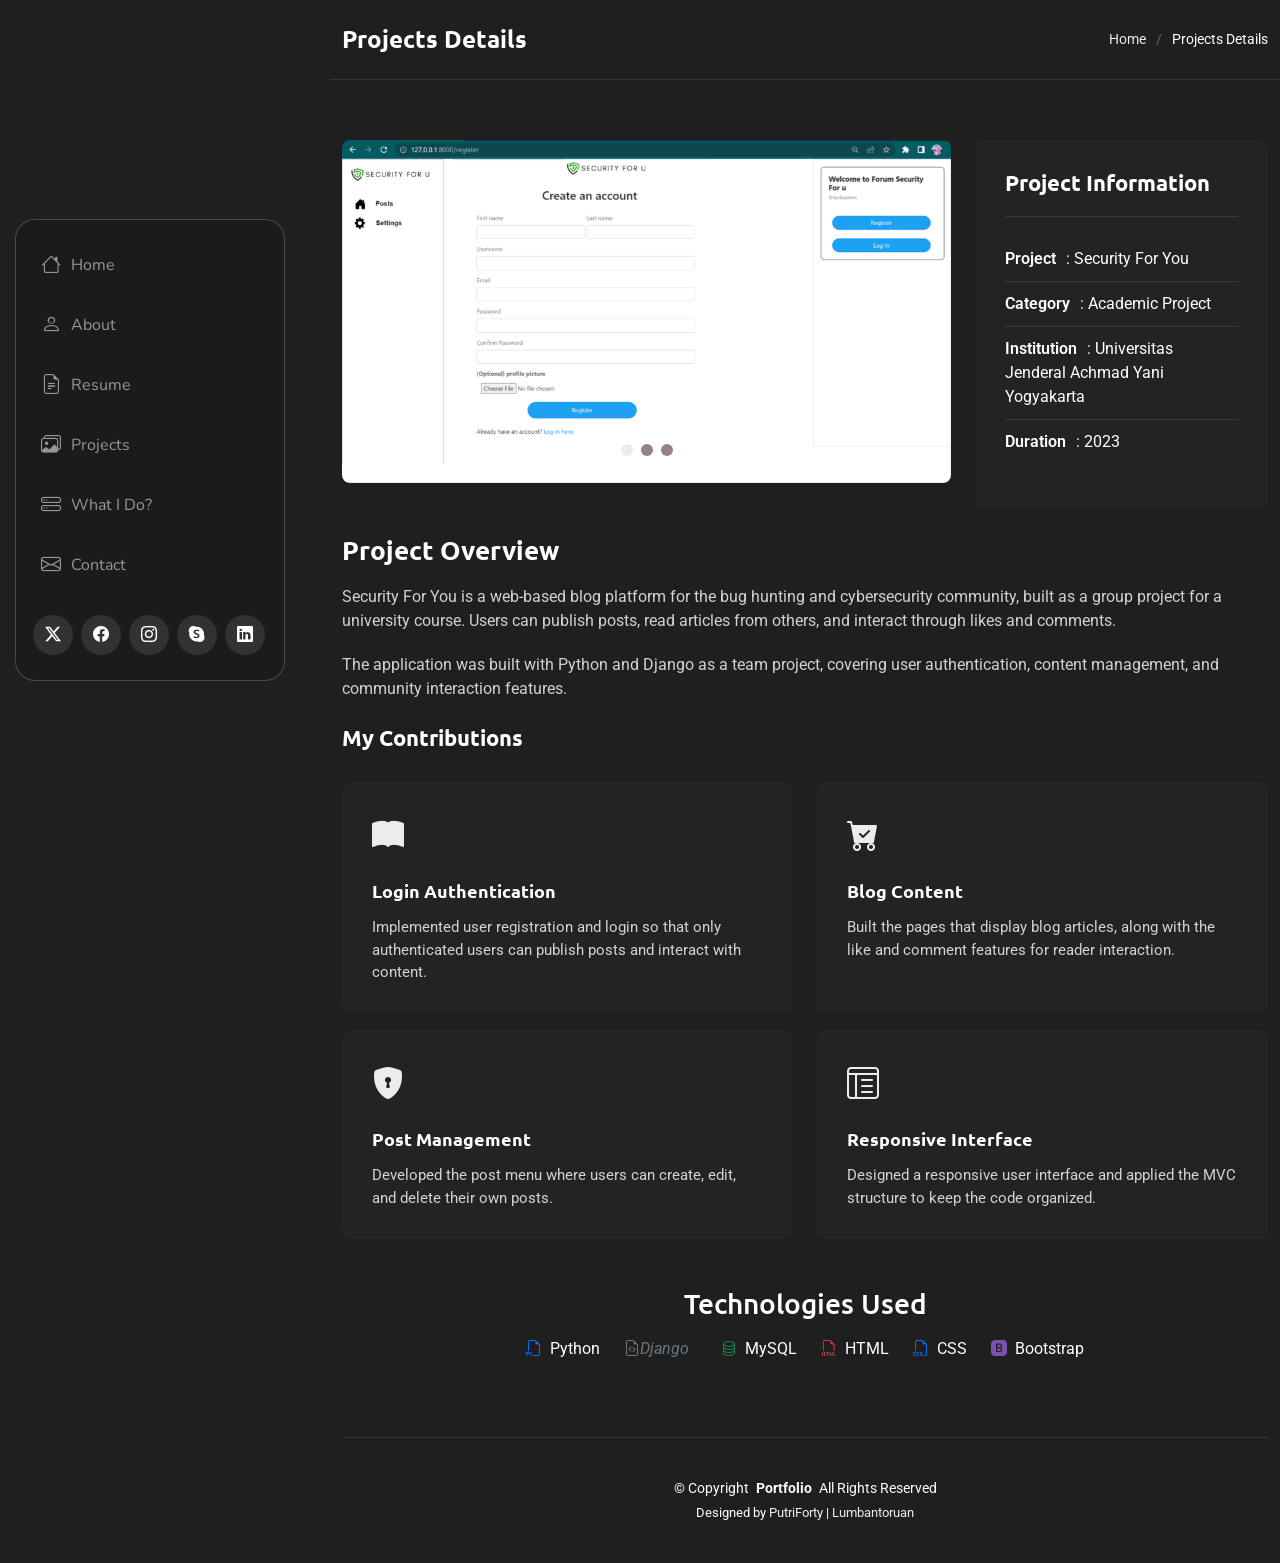
<file: portofolio-details-pagilaran.html>
<!DOCTYPE html>
<html lang="en">

<head>
  <meta charset="utf-8">
  <meta content="width=device-width, initial-scale=1.0" name="viewport">
  <title>Projects Details - Putri Forty Lumbantoruan</title>
  <meta name="description" content="">
  <meta name="keywords" content="">

  <!-- Favicons -->
  <link href="assets/img/favicon.png" rel="icon">
  <link href="assets/img/apple-touch-icon.png" rel="apple-touch-icon">

  <!-- Fonts -->
  <link href="https://fonts.googleapis.com" rel="preconnect">
  <link href="https://fonts.gstatic.com" rel="preconnect" crossorigin>
  <link href="https://fonts.googleapis.com/css2?family=Roboto:ital,wght@0,100;0,300;0,400;0,500;0,700;0,900;1,100;1,300;1,400;1,500;1,700;1,900&family=Ubuntu:ital,wght@0,300;0,400;0,500;0,700;1,300;1,400;1,500;1,700&family=Nunito:ital,wght@0,200;0,300;0,400;0,500;0,600;0,700;0,800;0,900;1,200;1,300;1,400;1,500;1,600;1,700;1,800;1,900&display=swap" rel="stylesheet">

  <!-- Vendor CSS Files -->
  <link href="assets/vendor/bootstrap/css/bootstrap.min.css" rel="stylesheet">
  <link href="assets/vendor/bootstrap-icons/bootstrap-icons.css" rel="stylesheet">
  <link href="assets/vendor/aos/aos.css" rel="stylesheet">
  <link href="assets/vendor/glightbox/css/glightbox.min.css" rel="stylesheet">
  <link href="assets/vendor/swiper/swiper-bundle.min.css" rel="stylesheet">

  <!-- Main CSS File -->
  <link href="assets/css/main.css" rel="stylesheet">
</head>

<body class="portfolio-details-page">

  <header id="header" class="header dark-background d-flex flex-column justify-content-center">
    <i class="header-toggle d-xl-none bi bi-list"></i>

    <div class="header-container d-flex flex-column align-items-start">
      <nav id="navmenu" class="navmenu">
        <ul>
          <li><a href="#hero"><i class="bi bi-house navicon"></i>Home</a></li>
          <li><a href="#about"><i class="bi bi-person navicon"></i> About</a></li>
          <li><a href="#resume"><i class="bi bi-file-earmark-text navicon"></i> Resume</a></li>
          <li><a href="#portfolio"><i class="bi bi-images navicon"></i> Projects</a></li>
          <li><a href="#services"><i class="bi bi-hdd-stack navicon"></i> What I Do?</a></li>
          <li><a href="#contact"><i class="bi bi-envelope navicon"></i> Contact</a></li>
        </ul>
      </nav>

      <div class="social-links text-center">
        <a href="#" class="twitter"><i class="bi bi-twitter-x"></i></a>
        <a href="#" class="facebook"><i class="bi bi-facebook"></i></a>
        <a href="https://www.instagram.com/pfortyyy" class="instagram"><i class="bi bi-instagram"></i></a>
        <a href="#" class="google-plus"><i class="bi bi-skype"></i></a>
        <a href="https://www.linkedin.com/in/putri-forty-l/" class="linkedin"><i class="bi bi-linkedin"></i></a>
      </div>
    </div>

  </header>

  <main class="main">

    <!-- Page Title -->
    <div class="page-title dark-background">
      <div class="container d-lg-flex justify-content-between align-items-center">
        <h1 class="mb-2 mb-lg-0">Projects Details</h1>
        <nav class="breadcrumbs">
          <ol>
            <li><a href="index.html">Home</a></li>
            <li class="current">Projects Details</li>
          </ol>
        </nav>
      </div>
    </div><!-- End Page Title -->

    <!-- Portfolio Details Section -->
    <section id="portfolio-details" class="portfolio-details section">

      <div class="container" data-aos="fade-up" data-aos-delay="100">

        <div class="row gy-4">

          <div class="col-lg-8">
            <div class="portfolio-details-slider swiper init-swiper">

              <script type="application/json" class="swiper-config">
                {
                  "loop": true,
                  "speed": 600,
                  "autoplay": {
                    "delay": 5000
                  },
                  "slidesPerView": "auto",
                  "pagination": {
                    "el": ".swiper-pagination",
                    "type": "bullets",
                    "clickable": true
                  }
                }
              </script>

              <div class="swiper-wrapper align-items-center">

                <div class="swiper-slide">
                  <img src="assets/img/portfolio/secfu-1.png" alt="Portfolio Image" class="img-fluid" loading="lazy">
                </div>

                <div class="swiper-slide">
                  <img src="assets/img/portfolio/secfu-2.png" alt="Portfolio Image" class="img-fluid" loading="lazy">
                </div>

                <div class="swiper-slide">
                  <img src="assets/img/portfolio/secfu-3.png" alt="Portfolio Image" class="img-fluid" loading="lazy">
                </div>

              </div>
              <div class="swiper-pagination"></div>
            </div>
          </div>
          
          <div class="col-lg-4">
            <div class="portfolio-info" data-aos="fade-left" data-aos-delay="200">
                <h3>Project Information</h3>
                <ul>
                    <li><strong>Project</strong>: Security For You </li>
                    <li><strong>Category</strong>: Academic Project</li>
                    <li><strong>Institution</strong>: Universitas Jenderal Achmad Yani Yogyakarta</li>
                    <li><strong>Duration</strong>: 2023</li>
                </ul>
            </div>
          </div>
          <div class="col-lg-12">
            <div class="portfolio-description" data-aos="fade-up" data-aos-delay="300">
              <h2>Project Overview</h2>
              <p>
                Security For You is a web-based blog platform for the bug hunting and
                cybersecurity community, built as a group project for a university course.
                Users can publish posts, read articles from others, and interact through
                likes and comments.
              </p>
              <p>
                The application was built with Python and Django as a team project, covering
                user authentication, content management, and community interaction features.
              </p>
              <div class="features mt-4">
                <h3>My Contributions</h3>
                <div class="row gy-3">
              
                  <div class="col-md-6">
                    <div class="feature-item" data-aos="fade-up" data-aos-delay="400">
                      <i class="bi bi-book-fill"></i>
                      <h4>Login Authentication</h4>
                      <p>
                        Implemented user registration and login so that only authenticated
                        users can publish posts and interact with content.
                      </p>
                    </div>
                  </div>
              
                  <div class="col-md-6">
                    <div class="feature-item" data-aos="fade-up" data-aos-delay="500">
                      <i class="bi bi-cart-check-fill"></i>
                      <h4>Blog Content</h4>
                      <p>
                        Built the pages that display blog articles, along with the like and
                        comment features for reader interaction.
                      </p>
                    </div>
                  </div>
              
                  <div class="col-md-6">
                    <div class="feature-item" data-aos="fade-up" data-aos-delay="600">
                      <i class="bi bi-shield-lock-fill"></i>
                       <h4>Post Management</h4>
                        <p>
                          Developed the post menu where users can create, edit, and delete
                          their own posts.
                        </p>
                    </div>
                  </div>
              
                  <div class="col-md-6">
                    <div class="feature-item" data-aos="fade-up" data-aos-delay="700">
                      <i class="bi bi-layout-text-window-reverse"></i>
                      <h4>Responsive Interface</h4>
                      <p>
                        Designed a responsive user interface and applied the MVC structure
                        to keep the code organized.
                      </p>
                    </div>
                  </div>
              
                </div>
              </div>
            </div>
            <div class="mt-5 text-center">
              <h3>Technologies Used</h3>

              <ul class="d-flex justify-content-center flex-wrap list-unstyled gap-4 mt-3">
                 <li><i class="bi bi-filetype-py me-2 text-primary"></i>Python</li>
                  <li><i class="bi bi-file-earmark-code me-2 text-secondary">Django</i></li>
                  <li><i class="bi bi-database me-2 text-success"></i>MySQL</li>
                  <li><i class="bi bi-filetype-html me-2 text-danger"></i>HTML</li>
                  <li><i class="bi bi-filetype-css me-2 text-primary"></i>CSS</li>
                  <li><i class="bi bi-bootstrap-fill me-2" style="color:#7952b3"></i>Bootstrap</li>
              </ul>
            </div>
          </div>

        </div>

      </div>

    </section><!-- /Portfolio Details Section -->

  </main>

  <footer id="footer" class="footer position-relative">

    <div class="container">
      <div class="copyright text-center ">
        <p>© <span>Copyright</span> <strong class="px-1 sitename">Portfolio</strong> <span>All Rights Reserved</span></p>
      </div>
      <div class="credits">
        Designed by <a href="">PutriForty</a> | <a href="">Lumbantoruan</a>
      </div>
    </div>

  </footer>

  <!-- Scroll Top -->
  <a href="#" id="scroll-top" class="scroll-top d-flex align-items-center justify-content-center"><i class="bi bi-arrow-up-short"></i></a>

  <!-- Preloader -->
  <div id="preloader"></div>

  <!-- Vendor JS Files -->
  <script src="assets/vendor/bootstrap/js/bootstrap.bundle.min.js"></script>
  <script src="assets/vendor/php-email-form/validate.js"></script>
  <script src="assets/vendor/aos/aos.js"></script>
  <script src="assets/vendor/typed.js/typed.umd.js"></script>
  <script src="assets/vendor/purecounter/purecounter_vanilla.js"></script>
  <script src="assets/vendor/waypoints/noframework.waypoints.js"></script>
  <script src="assets/vendor/isotope-layout/isotope.pkgd.min.js"></script>
  <script src="assets/vendor/imagesloaded/imagesloaded.pkgd.min.js"></script>
  <script src="assets/vendor/glightbox/js/glightbox.min.js"></script>
  <script src="assets/vendor/swiper/swiper-bundle.min.js"></script>

  <!-- Main JS File -->
  <script src="assets/js/main.js"></script>

</body>

</html>
</file>
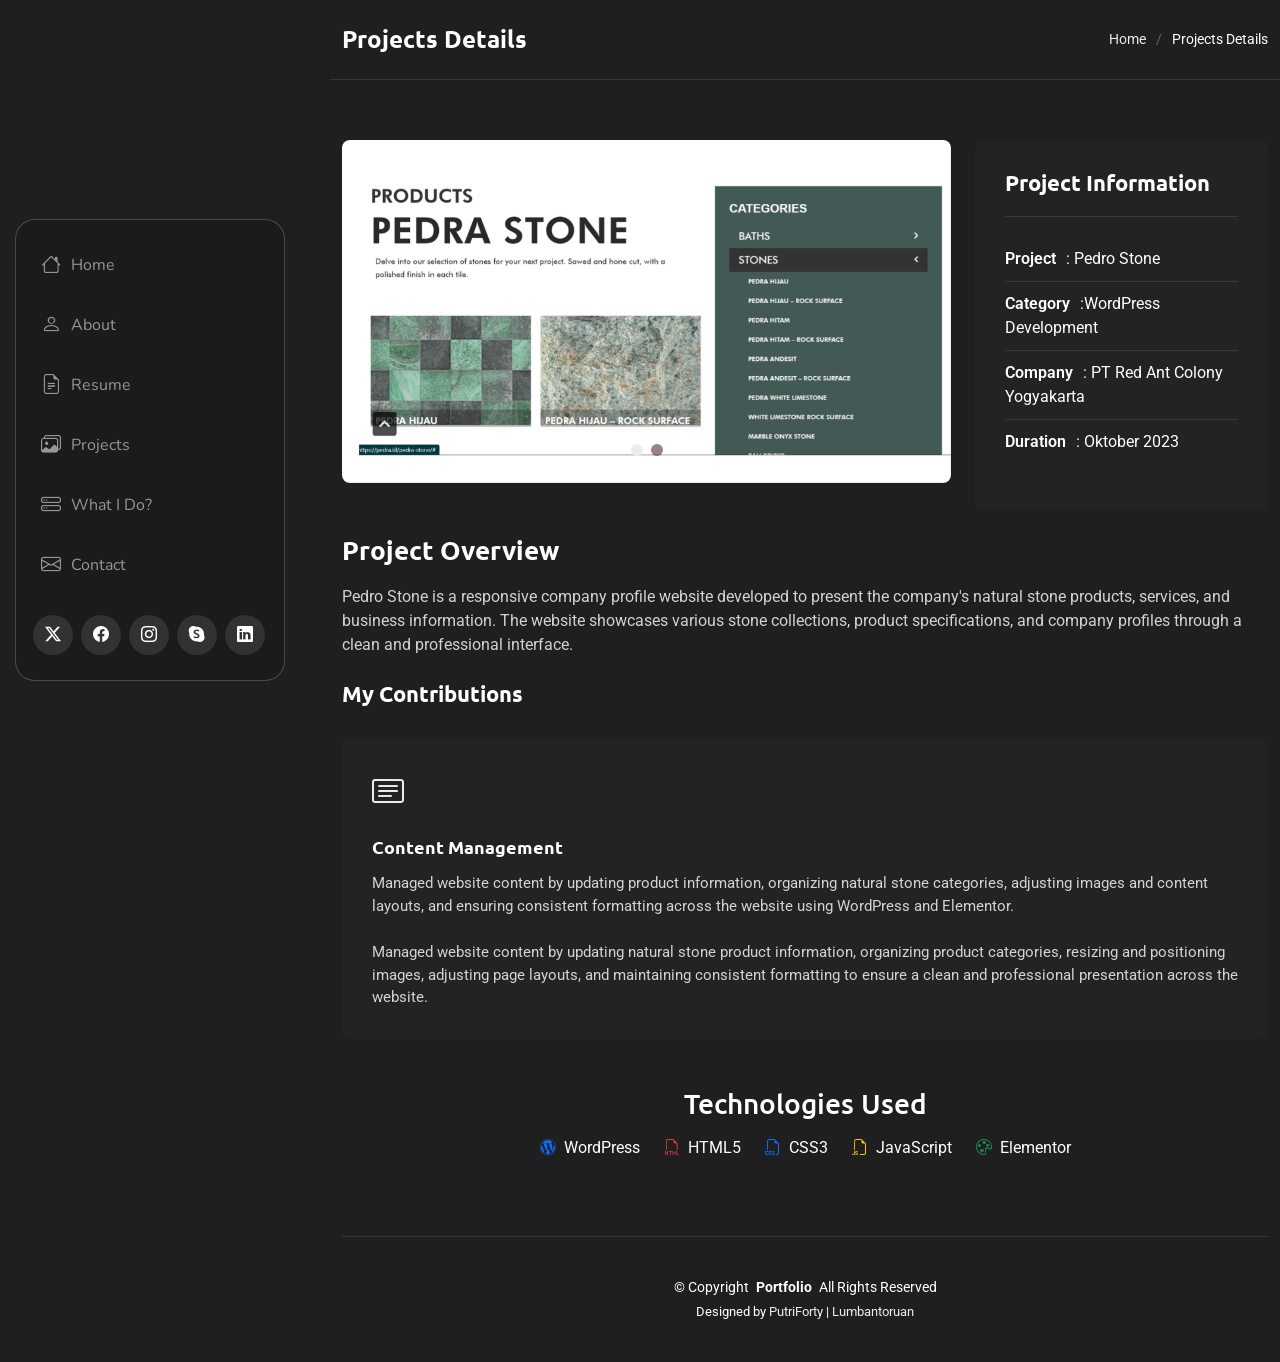
<file: portofolio-details-pedro.html>
<!DOCTYPE html>
<html lang="en">

<head>
  <meta charset="utf-8">
  <meta content="width=device-width, initial-scale=1.0" name="viewport">
  <title>Projects Details - Putri Forty Lumbantoruan</title>
  <meta name="description" content="">
  <meta name="keywords" content="">

  <!-- Favicons -->
  <link href="assets/img/favicon.png" rel="icon">
  <link href="assets/img/apple-touch-icon.png" rel="apple-touch-icon">

  <!-- Fonts -->
  <link href="https://fonts.googleapis.com" rel="preconnect">
  <link href="https://fonts.gstatic.com" rel="preconnect" crossorigin>
  <link href="https://fonts.googleapis.com/css2?family=Roboto:ital,wght@0,100;0,300;0,400;0,500;0,700;0,900;1,100;1,300;1,400;1,500;1,700;1,900&family=Ubuntu:ital,wght@0,300;0,400;0,500;0,700;1,300;1,400;1,500;1,700&family=Nunito:ital,wght@0,200;0,300;0,400;0,500;0,600;0,700;0,800;0,900;1,200;1,300;1,400;1,500;1,600;1,700;1,800;1,900&display=swap" rel="stylesheet">

  <!-- Vendor CSS Files -->
  <link href="assets/vendor/bootstrap/css/bootstrap.min.css" rel="stylesheet">
  <link href="assets/vendor/bootstrap-icons/bootstrap-icons.css" rel="stylesheet">
  <link href="assets/vendor/aos/aos.css" rel="stylesheet">
  <link href="assets/vendor/glightbox/css/glightbox.min.css" rel="stylesheet">
  <link href="assets/vendor/swiper/swiper-bundle.min.css" rel="stylesheet">

  <!-- Main CSS File -->
  <link href="assets/css/main.css" rel="stylesheet">
</head>

<body class="portfolio-details-page">

  <header id="header" class="header dark-background d-flex flex-column justify-content-center">
    <i class="header-toggle d-xl-none bi bi-list"></i>

    <div class="header-container d-flex flex-column align-items-start">
      <nav id="navmenu" class="navmenu">
        <ul>
          <li><a href="index.html#hero"><i class="bi bi-house navicon"></i>Home</a></li>
          <li><a href="index.html#about"><i class="bi bi-person navicon"></i> About</a></li>
          <li><a href="index.html#resume"><i class="bi bi-file-earmark-text navicon"></i> Resume</a></li>
          <li><a href="index.html#portfolio"><i class="bi bi-images navicon"></i> Projects</a></li>
          <li><a href="index.html#services"><i class="bi bi-hdd-stack navicon"></i> What I Do?</a></li>
          <li><a href="index.html#contact"><i class="bi bi-envelope navicon"></i> Contact</a></li>
        </ul>
      </nav>

      <div class="social-links text-center">
        <a href="#" class="twitter"><i class="bi bi-twitter-x"></i></a>
        <a href="#" class="facebook"><i class="bi bi-facebook"></i></a>
        <a href="https://www.instagram.com/pfortyyy" class="instagram"><i class="bi bi-instagram"></i></a>
        <a href="#" class="google-plus"><i class="bi bi-skype"></i></a>
        <a href="https://www.linkedin.com/in/putri-forty-l/" class="linkedin"><i class="bi bi-linkedin"></i></a>
      </div>
    </div>

  </header>

  <main class="main">

    <!-- Page Title -->
    <div class="page-title dark-background">
      <div class="container d-lg-flex justify-content-between align-items-center">
        <h1 class="mb-2 mb-lg-0">Projects Details</h1>
        <nav class="breadcrumbs">
          <ol>
            <li><a href="index.html">Home</a></li>
            <li class="current">Projects Details</li>
          </ol>
        </nav>
      </div>
    </div><!-- End Page Title -->

    <!-- Portfolio Details Section -->
    <section id="portfolio-details" class="portfolio-details section">

      <div class="container" data-aos="fade-up" data-aos-delay="100">

        <div class="row gy-4">

          <div class="col-lg-8">
            <div class="portfolio-details-slider swiper init-swiper">

              <script type="application/json" class="swiper-config">
                {
                  "loop": true,
                  "speed": 600,
                  "autoplay": {
                    "delay": 5000
                  },
                  "slidesPerView": "auto",
                  "pagination": {
                    "el": ".swiper-pagination",
                    "type": "bullets",
                    "clickable": true
                  }
                }
              </script>

              <div class="swiper-wrapper align-items-center">

                <div class="swiper-slide">
                  <img src="assets/img/portfolio/pedro-1.png" alt="Portfolio Image" class="img-fluid" loading="lazy">
                </div>

                <div class="swiper-slide">
                  <img src="assets/img/portfolio/pedro-2.png" alt="Portfolio Image" class="img-fluid" loading="lazy">
                </div>
              </div>
              <div class="swiper-pagination"></div>
            </div>
          </div>
          
          <div class="col-lg-4">
            <div class="portfolio-info" data-aos="fade-left" data-aos-delay="200">
                <h3>Project Information</h3>
                <ul>
                    <li><strong>Project</strong>: Pedro Stone</li>
                    <li><strong>Category</strong>:WordPress Development</li>
                    <li><strong>Company</strong>: PT Red Ant Colony Yogyakarta</li>
                    <li><strong>Duration</strong>: Oktober 2023</li>
                    
                </ul>
            </div>
          </div>
          <div class="col-lg-12">
            <div class="portfolio-description" data-aos="fade-up" data-aos-delay="300">
              <h2>Project Overview</h2>
              <p>
                Pedro Stone is a responsive company profile website developed to present
                the company's natural stone products, services, and business information.
                The website showcases various stone collections, product specifications,
                and company profiles through a clean and professional interface.
              </p>
            <div class="features mt-4">
                <h3>My Contributions</h3>

                <div class="row gy-3 justify-content-center">

                    <div class="col-md-12">
                        <div class="feature-item">
                            <i class="bi bi-card-text"></i>
                            <h4>Content Management</h4>
                            <p>
                                Managed website content by updating product information,
                                organizing natural stone categories, adjusting images and
                                content layouts, and ensuring consistent formatting across
                                the website using WordPress and Elementor.
                            </p>
                            <br>
                            <p>
                                Managed website content by updating natural stone product information,
                                organizing product categories, resizing and positioning images, adjusting
                                page layouts, and maintaining consistent formatting to ensure a clean and
                                professional presentation across the website.
                            </p>
                        </div>
                    </div>

                </div>
            </div>
            </div>
            <div class="mt-5 text-center">
              <h3>Technologies Used</h3>
                <ul class="d-flex justify-content-center flex-wrap list-unstyled gap-4 mt-3">
                    <li><i class="bi bi-wordpress me-2 text-primary"></i>WordPress</li>
                    <li><i class="bi bi-filetype-html me-2 text-danger"></i>HTML5</li>
                    <li><i class="bi bi-filetype-css me-2 text-primary"></i>CSS3</li>
                    <li><i class="bi bi-filetype-js me-2 text-warning"></i>JavaScript</li>
                    <li><i class="bi bi-palette me-2 text-success"></i>Elementor</li>
                </ul>
            </div>
          </div>

        </div>

      </div>

    </section><!-- /Portfolio Details Section -->

  </main>

  <footer id="footer" class="footer position-relative">

    <div class="container">
      <div class="copyright text-center ">
        <p>© <span>Copyright</span> <strong class="px-1 sitename">Portfolio</strong> <span>All Rights Reserved</span></p>
      </div>
      <div class="credits">
        Designed by <a href="">PutriForty</a> | <a href="">Lumbantoruan</a>
      </div>
    </div>

  </footer>

  <!-- Scroll Top -->
  <a href="#" id="scroll-top" class="scroll-top d-flex align-items-center justify-content-center"><i class="bi bi-arrow-up-short"></i></a>

  <!-- Preloader -->
  <div id="preloader"></div>

  <!-- Vendor JS Files -->
  <script src="assets/vendor/bootstrap/js/bootstrap.bundle.min.js"></script>
  <script src="assets/vendor/php-email-form/validate.js"></script>
  <script src="assets/vendor/aos/aos.js"></script>
  <script src="assets/vendor/typed.js/typed.umd.js"></script>
  <script src="assets/vendor/purecounter/purecounter_vanilla.js"></script>
  <script src="assets/vendor/waypoints/noframework.waypoints.js"></script>
  <script src="assets/vendor/isotope-layout/isotope.pkgd.min.js"></script>
  <script src="assets/vendor/imagesloaded/imagesloaded.pkgd.min.js"></script>
  <script src="assets/vendor/glightbox/js/glightbox.min.js"></script>
  <script src="assets/vendor/swiper/swiper-bundle.min.js"></script>

  <!-- Main JS File -->
  <script src="assets/js/main.js"></script>

</body>

</html>
</file>
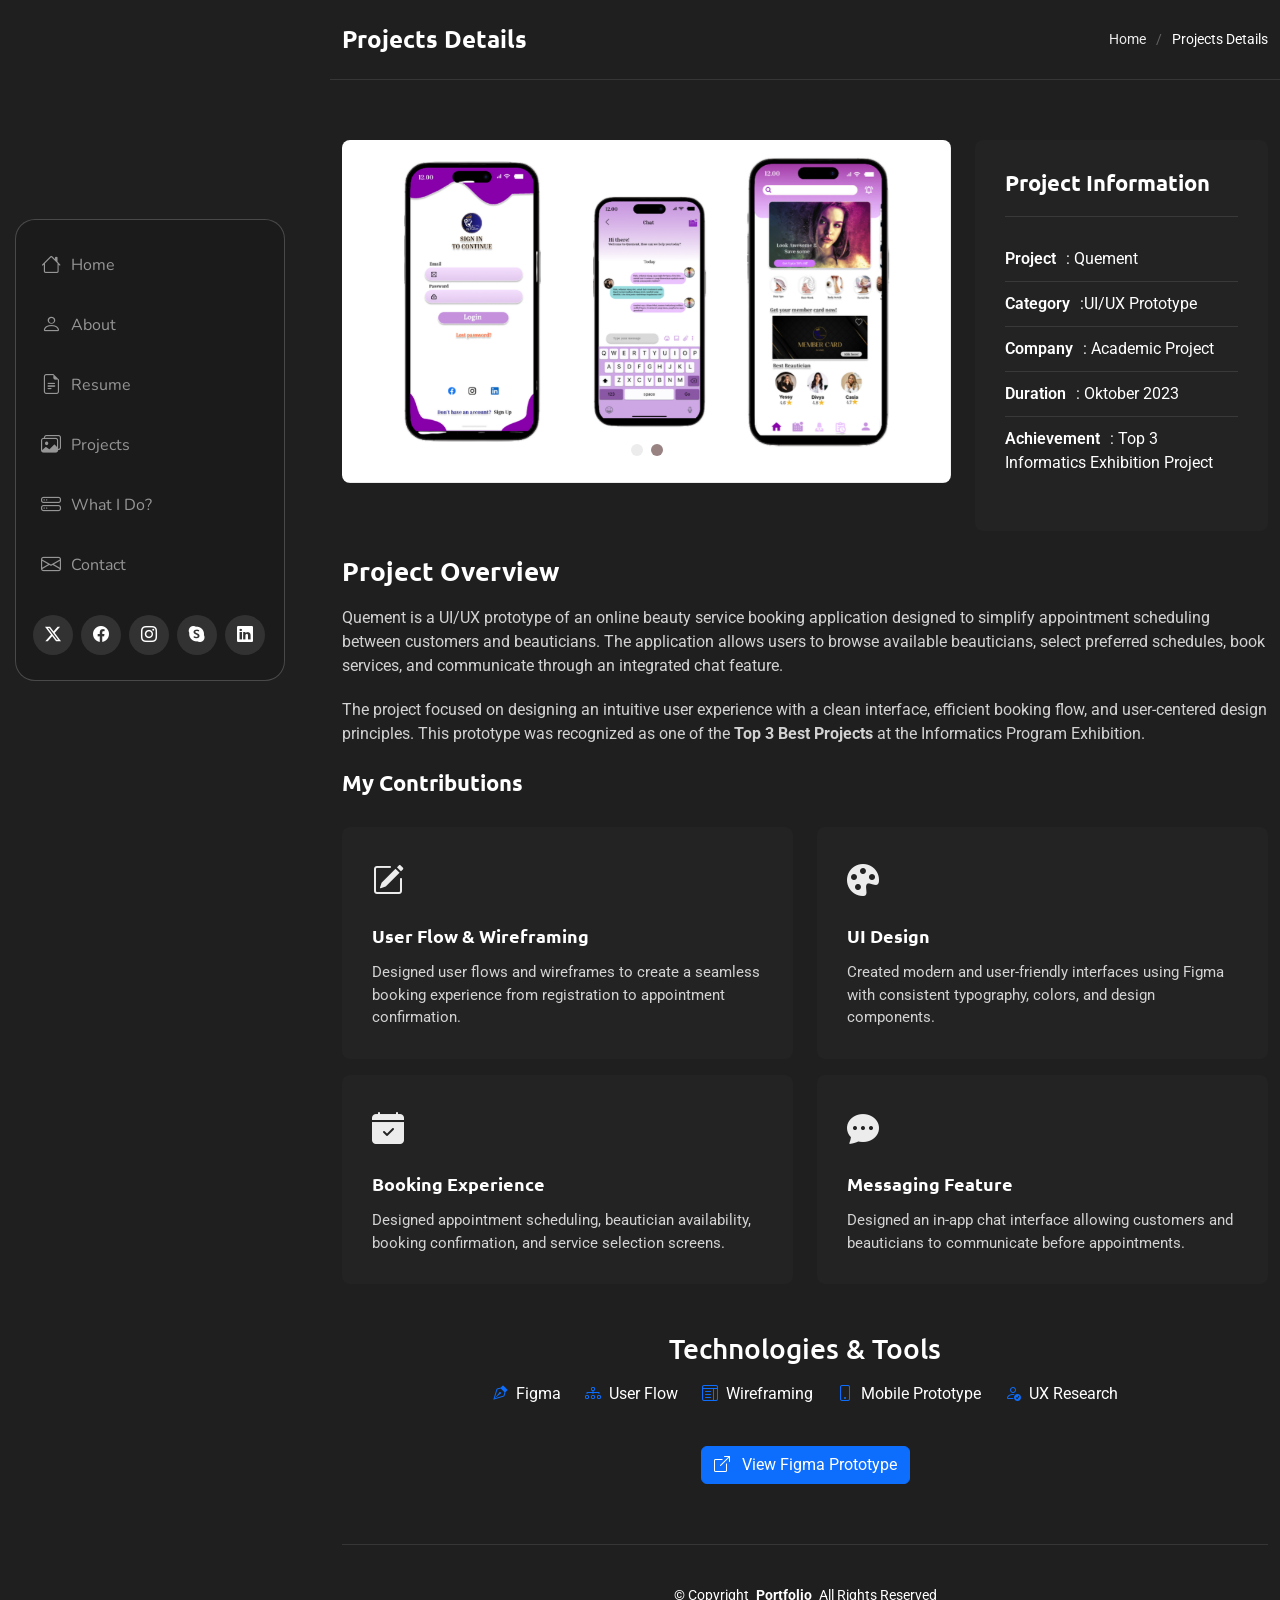
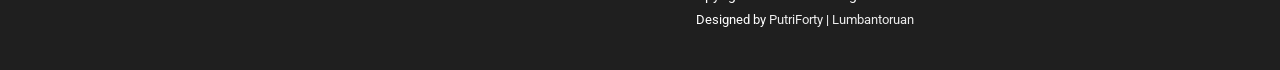
<file: portofolio-details-quement.html>
<!DOCTYPE html>
<html lang="en">

<head>
  <meta charset="utf-8">
  <meta content="width=device-width, initial-scale=1.0" name="viewport">
  <title>Projects Details - Putri Forty Lumbantoruan</title>
  <meta name="description" content="">
  <meta name="keywords" content="">

  <!-- Favicons -->
  <link href="assets/img/favicon.png" rel="icon">
  <link href="assets/img/apple-touch-icon.png" rel="apple-touch-icon">

  <!-- Fonts -->
  <link href="https://fonts.googleapis.com" rel="preconnect">
  <link href="https://fonts.gstatic.com" rel="preconnect" crossorigin>
  <link href="https://fonts.googleapis.com/css2?family=Roboto:ital,wght@0,100;0,300;0,400;0,500;0,700;0,900;1,100;1,300;1,400;1,500;1,700;1,900&family=Ubuntu:ital,wght@0,300;0,400;0,500;0,700;1,300;1,400;1,500;1,700&family=Nunito:ital,wght@0,200;0,300;0,400;0,500;0,600;0,700;0,800;0,900;1,200;1,300;1,400;1,500;1,600;1,700;1,800;1,900&display=swap" rel="stylesheet">

  <!-- Vendor CSS Files -->
  <link href="assets/vendor/bootstrap/css/bootstrap.min.css" rel="stylesheet">
  <link href="assets/vendor/bootstrap-icons/bootstrap-icons.css" rel="stylesheet">
  <link href="assets/vendor/aos/aos.css" rel="stylesheet">
  <link href="assets/vendor/glightbox/css/glightbox.min.css" rel="stylesheet">
  <link href="assets/vendor/swiper/swiper-bundle.min.css" rel="stylesheet">

  <!-- Main CSS File -->
  <link href="assets/css/main.css" rel="stylesheet">
</head>

<body class="portfolio-details-page">

  <header id="header" class="header dark-background d-flex flex-column justify-content-center">
    <i class="header-toggle d-xl-none bi bi-list"></i>

    <div class="header-container d-flex flex-column align-items-start">
      <nav id="navmenu" class="navmenu">
        <ul>
          <li><a href="index.html#hero"><i class="bi bi-house navicon"></i>Home</a></li>
          <li><a href="index.html#about"><i class="bi bi-person navicon"></i> About</a></li>
          <li><a href="index.html#resume"><i class="bi bi-file-earmark-text navicon"></i> Resume</a></li>
          <li><a href="index.html#portfolio"><i class="bi bi-images navicon"></i> Projects</a></li>
          <li><a href="index.html#services"><i class="bi bi-hdd-stack navicon"></i> What I Do?</a></li>
          <li><a href="index.html#contact"><i class="bi bi-envelope navicon"></i> Contact</a></li>
        </ul>
      </nav>

      <div class="social-links text-center">
        <a href="#" class="twitter"><i class="bi bi-twitter-x"></i></a>
        <a href="#" class="facebook"><i class="bi bi-facebook"></i></a>
        <a href="https://www.instagram.com/pfortyyy" class="instagram"><i class="bi bi-instagram"></i></a>
        <a href="#" class="google-plus"><i class="bi bi-skype"></i></a>
        <a href="https://www.linkedin.com/in/putri-forty-l/" class="linkedin"><i class="bi bi-linkedin"></i></a>
      </div>
    </div>

  </header>

  <main class="main">

    <!-- Page Title -->
    <div class="page-title dark-background">
      <div class="container d-lg-flex justify-content-between align-items-center">
        <h1 class="mb-2 mb-lg-0">Projects Details</h1>
        <nav class="breadcrumbs">
          <ol>
            <li><a href="index.html">Home</a></li>
            <li class="current">Projects Details</li>
          </ol>
        </nav>
      </div>
    </div><!-- End Page Title -->

    <!-- Portfolio Details Section -->
    <section id="portfolio-details" class="portfolio-details section">

      <div class="container" data-aos="fade-up" data-aos-delay="100">

        <div class="row gy-4">

          <div class="col-lg-8">
            <div class="portfolio-details-slider swiper init-swiper">

              <script type="application/json" class="swiper-config">
                {
                  "loop": true,
                  "speed": 600,
                  "autoplay": {
                    "delay": 5000
                  },
                  "slidesPerView": "auto",
                  "pagination": {
                    "el": ".swiper-pagination",
                    "type": "bullets",
                    "clickable": true
                  }
                }
              </script>

              <div class="swiper-wrapper align-items-center">

                <div class="swiper-slide">
                  <img src="assets/img/portfolio/quement-1.png" alt="Portfolio Image" class="img-fluid" loading="lazy">
                </div>

                <div class="swiper-slide">
                  <img src="assets/img/portfolio/quement-2.png" alt="Portfolio Image" class="img-fluid" loading="lazy">
                </div>

                <!-- <div class="swiper-slide">
                  <img src="assets/img/portfolio/quement-1.png" alt="Portfolio Image" class="img-fluid" loading="lazy">
                </div> -->

              </div>
              <div class="swiper-pagination"></div>
            </div>
          </div>
          
          <div class="col-lg-4">
            <div class="portfolio-info" data-aos="fade-left" data-aos-delay="200">
                <h3>Project Information</h3>
                <ul>
                    <li><strong>Project</strong>: Quement</li>
                    <li><strong>Category</strong>:UI/UX Prototype</li>
                    <li><strong>Company</strong>: Academic Project</li>
                    <li><strong>Duration</strong>: Oktober 2023</li>
                    <li><strong>Achievement</strong>: Top 3 Informatics Exhibition Project</li>
                </ul>
            </div>
          </div>
          <div class="col-lg-12">
            <div class="portfolio-description" data-aos="fade-up" data-aos-delay="300">
              <h2>Project Overview</h2>
              <p>
                Quement is a UI/UX prototype of an online beauty service booking
                application designed to simplify appointment scheduling between
                customers and beauticians. The application allows users to browse
                available beauticians, select preferred schedules, book services,
                and communicate through an integrated chat feature.
              </p>
              <p>
                The project focused on designing an intuitive user experience with
                a clean interface, efficient booking flow, and user-centered design
                principles. This prototype was recognized as one of the
                <strong>Top 3 Best Projects</strong> at the Informatics Program
                Exhibition.
              </p>
              <div class="features mt-4">
                <h3>My Contributions</h3>

                <div class="row gy-3">

                    <div class="col-md-6">
                        <div class="feature-item">
                            <i class="bi bi-pencil-square"></i>
                            <h4>User Flow & Wireframing</h4>
                            <p>
                                Designed user flows and wireframes to create a seamless
                                booking experience from registration to appointment confirmation.
                            </p>
                        </div>
                    </div>

                    <div class="col-md-6">
                        <div class="feature-item">
                            <i class="bi bi-palette-fill"></i>
                            <h4>UI Design</h4>
                            <p>
                                Created modern and user-friendly interfaces using Figma
                                with consistent typography, colors, and design components.
                            </p>
                        </div>
                    </div>

                    <div class="col-md-6">
                        <div class="feature-item">
                            <i class="bi bi-calendar-check-fill"></i>
                            <h4>Booking Experience</h4>
                            <p>
                                Designed appointment scheduling, beautician availability,
                                booking confirmation, and service selection screens.
                            </p>
                        </div>
                    </div>

                    <div class="col-md-6">
                        <div class="feature-item">
                            <i class="bi bi-chat-dots-fill"></i>
                            <h4>Messaging Feature</h4>
                            <p>
                                Designed an in-app chat interface allowing customers and
                                beauticians to communicate before appointments.
                            </p>
                        </div>
                    </div>
                </div>
            </div>
            </div>
           <div class="mt-5 text-center">
                <h3>Technologies & Tools</h3>

                <ul class="d-flex justify-content-center flex-wrap list-unstyled gap-4 mt-3">
                    <li><i class="bi bi-vector-pen me-2 text-primary"></i>Figma</li>
                    <li><i class="bi bi-diagram-3 me-2 text-primary"></i>User Flow</li>
                    <li><i class="bi bi-layout-text-window me-2 text-primary"></i>Wireframing</li>
                    <li><i class="bi bi-phone me-2 text-primary"></i>Mobile Prototype</li>
                    <li><i class="bi bi-person-check me-2 text-primary"></i>UX Research</li>
                </ul>

                <a href="https://www.figma.com/proto/C2V1p3WTvlEajaSC86cjeS/Quement?node-id=0-1&t=QID8R8bqvPB6IKu1-0&scaling=scale-down&content-scaling=fixed&page-id=0%3A1&starting-point-node-id=124%3A28&fuid=1214789011070499905"
                target="_blank"
                class="btn btn-primary mt-4">
                    <i class="bi bi-box-arrow-up-right me-2"></i>
                    View Figma Prototype
                </a>
            </div>
          </div>
        </div>

      </div>

    </section><!-- /Portfolio Details Section -->

  </main>

  <footer id="footer" class="footer position-relative">

    <div class="container">
      <div class="copyright text-center ">
        <p>© <span>Copyright</span> <strong class="px-1 sitename">Portfolio</strong> <span>All Rights Reserved</span></p>
      </div>
      <div class="credits">
        Designed by <a href="">PutriForty</a> | <a href="">Lumbantoruan</a>
      </div>
    </div>

  </footer>

  <!-- Scroll Top -->
  <a href="#" id="scroll-top" class="scroll-top d-flex align-items-center justify-content-center"><i class="bi bi-arrow-up-short"></i></a>

  <!-- Preloader -->
  <div id="preloader"></div>

  <!-- Vendor JS Files -->
  <script src="assets/vendor/bootstrap/js/bootstrap.bundle.min.js"></script>
  <script src="assets/vendor/php-email-form/validate.js"></script>
  <script src="assets/vendor/aos/aos.js"></script>
  <script src="assets/vendor/typed.js/typed.umd.js"></script>
  <script src="assets/vendor/purecounter/purecounter_vanilla.js"></script>
  <script src="assets/vendor/waypoints/noframework.waypoints.js"></script>
  <script src="assets/vendor/isotope-layout/isotope.pkgd.min.js"></script>
  <script src="assets/vendor/imagesloaded/imagesloaded.pkgd.min.js"></script>
  <script src="assets/vendor/glightbox/js/glightbox.min.js"></script>
  <script src="assets/vendor/swiper/swiper-bundle.min.js"></script>

  <!-- Main JS File -->
  <script src="assets/js/main.js"></script>

</body>

</html>
</file>
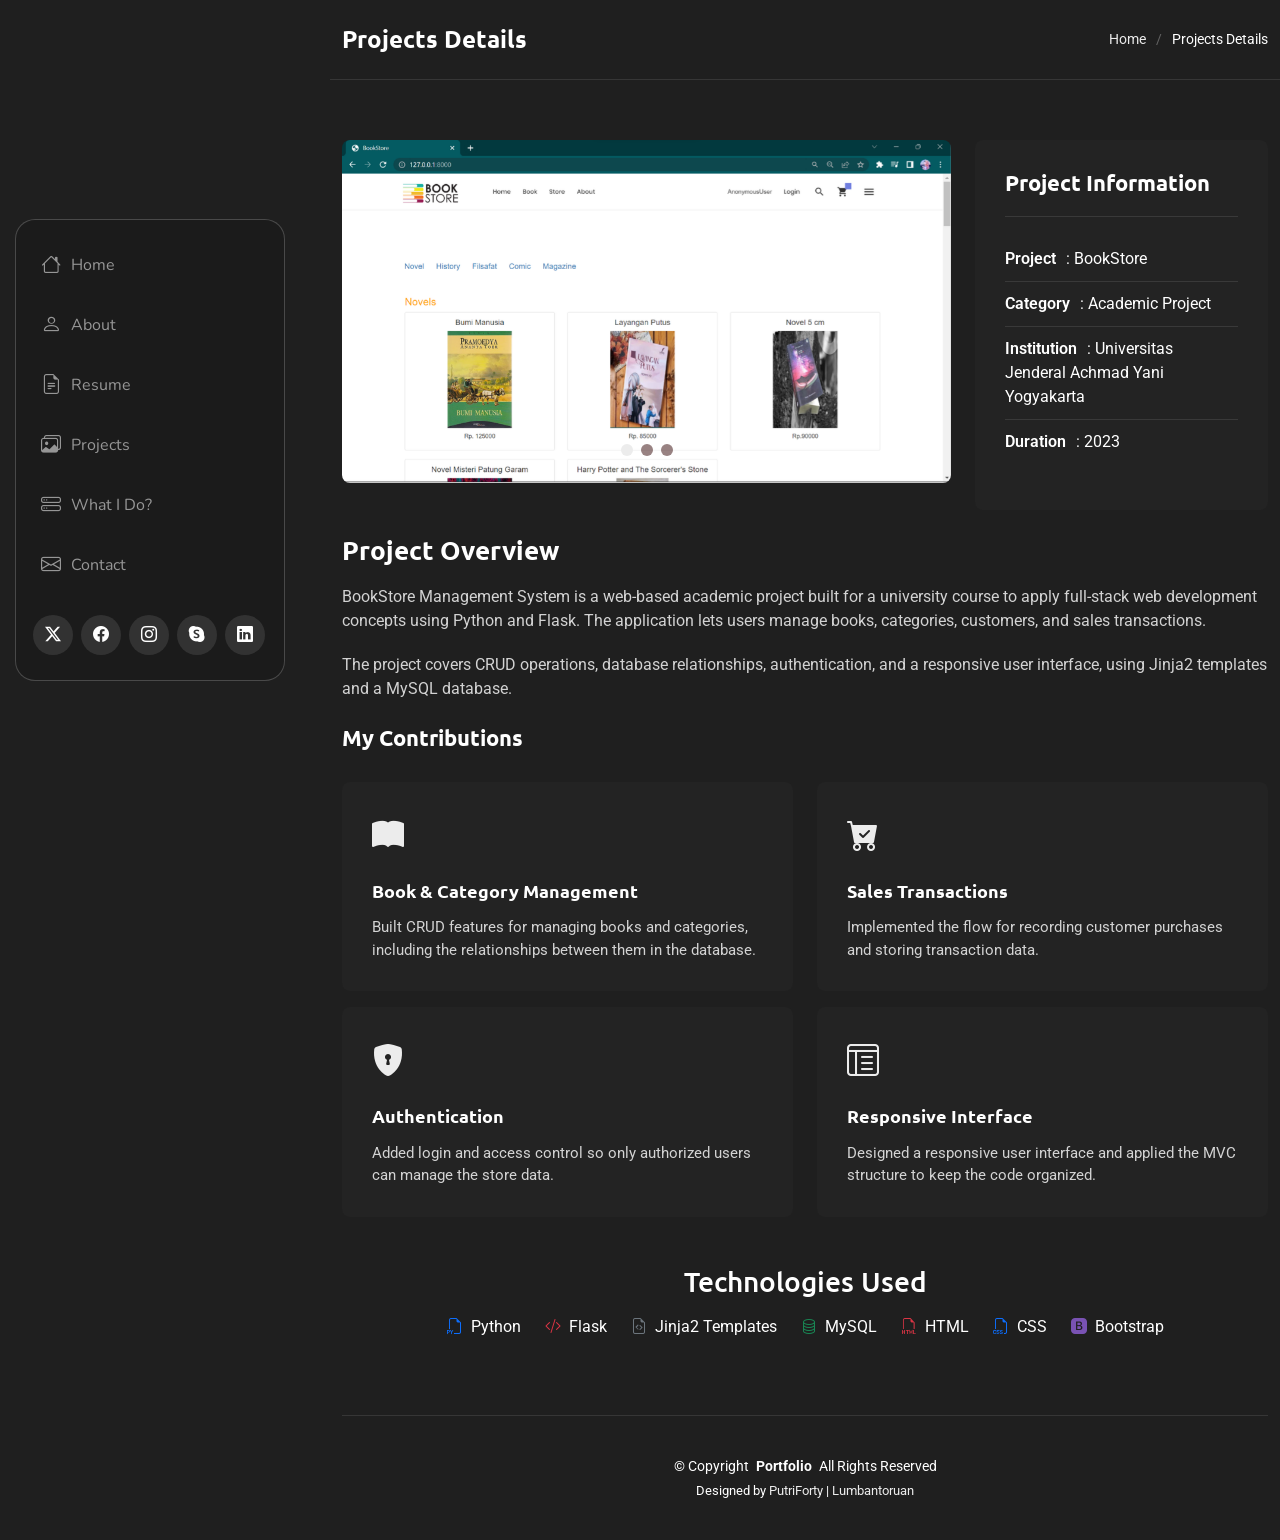
<file: portofolio-details-salon.html>
<!DOCTYPE html>
<html lang="en">

<head>
  <meta charset="utf-8">
  <meta content="width=device-width, initial-scale=1.0" name="viewport">
  <title>Projects Details - Putri Forty Lumbantoruan</title>
  <meta name="description" content="">
  <meta name="keywords" content="">

  <!-- Favicons -->
  <link href="assets/img/favicon.png" rel="icon">
  <link href="assets/img/apple-touch-icon.png" rel="apple-touch-icon">

  <!-- Fonts -->
  <link href="https://fonts.googleapis.com" rel="preconnect">
  <link href="https://fonts.gstatic.com" rel="preconnect" crossorigin>
  <link href="https://fonts.googleapis.com/css2?family=Roboto:ital,wght@0,100;0,300;0,400;0,500;0,700;0,900;1,100;1,300;1,400;1,500;1,700;1,900&family=Ubuntu:ital,wght@0,300;0,400;0,500;0,700;1,300;1,400;1,500;1,700&family=Nunito:ital,wght@0,200;0,300;0,400;0,500;0,600;0,700;0,800;0,900;1,200;1,300;1,400;1,500;1,600;1,700;1,800;1,900&display=swap" rel="stylesheet">

  <!-- Vendor CSS Files -->
  <link href="assets/vendor/bootstrap/css/bootstrap.min.css" rel="stylesheet">
  <link href="assets/vendor/bootstrap-icons/bootstrap-icons.css" rel="stylesheet">
  <link href="assets/vendor/aos/aos.css" rel="stylesheet">
  <link href="assets/vendor/glightbox/css/glightbox.min.css" rel="stylesheet">
  <link href="assets/vendor/swiper/swiper-bundle.min.css" rel="stylesheet">

  <!-- Main CSS File -->
  <link href="assets/css/main.css" rel="stylesheet">
</head>

<body class="portfolio-details-page">

  <header id="header" class="header dark-background d-flex flex-column justify-content-center">
    <i class="header-toggle d-xl-none bi bi-list"></i>

    <div class="header-container d-flex flex-column align-items-start">
      <nav id="navmenu" class="navmenu">
        <ul>
          <li><a href="#hero"><i class="bi bi-house navicon"></i>Home</a></li>
          <li><a href="#about"><i class="bi bi-person navicon"></i> About</a></li>
          <li><a href="#resume"><i class="bi bi-file-earmark-text navicon"></i> Resume</a></li>
          <li><a href="#portfolio"><i class="bi bi-images navicon"></i> Projects</a></li>
          <li><a href="#services"><i class="bi bi-hdd-stack navicon"></i> What I Do?</a></li>
          <li><a href="#contact"><i class="bi bi-envelope navicon"></i> Contact</a></li>
        </ul>
      </nav>

      <div class="social-links text-center">
        <a href="#" class="twitter"><i class="bi bi-twitter-x"></i></a>
        <a href="#" class="facebook"><i class="bi bi-facebook"></i></a>
        <a href="https://www.instagram.com/pfortyyy" class="instagram"><i class="bi bi-instagram"></i></a>
        <a href="#" class="google-plus"><i class="bi bi-skype"></i></a>
        <a href="https://www.linkedin.com/in/putri-forty-l/" class="linkedin"><i class="bi bi-linkedin"></i></a>
      </div>
    </div>

  </header>

  <main class="main">

    <!-- Page Title -->
    <div class="page-title dark-background">
      <div class="container d-lg-flex justify-content-between align-items-center">
        <h1 class="mb-2 mb-lg-0">Projects Details</h1>
        <nav class="breadcrumbs">
          <ol>
            <li><a href="index.html">Home</a></li>
            <li class="current">Projects Details</li>
          </ol>
        </nav>
      </div>
    </div><!-- End Page Title -->

    <!-- Portfolio Details Section -->
    <section id="portfolio-details" class="portfolio-details section">

      <div class="container" data-aos="fade-up" data-aos-delay="100">

        <div class="row gy-4">

          <div class="col-lg-8">
            <div class="portfolio-details-slider swiper init-swiper">

              <script type="application/json" class="swiper-config">
                {
                  "loop": true,
                  "speed": 600,
                  "autoplay": {
                    "delay": 5000
                  },
                  "slidesPerView": "auto",
                  "pagination": {
                    "el": ".swiper-pagination",
                    "type": "bullets",
                    "clickable": true
                  }
                }
              </script>

              <div class="swiper-wrapper align-items-center">

                <div class="swiper-slide">
                  <img src="assets/img/portfolio/bookstore.png" alt="Portfolio Image" class="img-fluid" loading="lazy">
                </div>

                <div class="swiper-slide">
                  <img src="assets/img/portfolio/bookstore-2.png" alt="Portfolio Image" class="img-fluid" loading="lazy">
                </div>

                <div class="swiper-slide">
                  <img src="assets/img/portfolio/bookstore-3.png" alt="Portfolio Image" class="img-fluid" loading="lazy">
                </div>

              </div>
              <div class="swiper-pagination"></div>
            </div>
          </div>
          
          <div class="col-lg-4">
            <div class="portfolio-info" data-aos="fade-left" data-aos-delay="200">
                <h3>Project Information</h3>
                <ul>
                    <li><strong>Project</strong>: BookStore </li>
                    <li><strong>Category</strong>: Academic Project</li>
                    <li><strong>Institution</strong>: Universitas Jenderal Achmad Yani Yogyakarta</li>
                    <li><strong>Duration</strong>: 2023</li>
                </ul>
            </div>
          </div>
          <div class="col-lg-12">
            <div class="portfolio-description" data-aos="fade-up" data-aos-delay="300">
              <h2>Project Overview</h2>
               <p>
                  BookStore Management System is a web-based academic project built for a
                  university course to apply full-stack web development concepts using
                  Python and Flask. The application lets users manage books, categories,
                  customers, and sales transactions.
                </p>
                <p>
                  The project covers CRUD operations, database relationships,
                  authentication, and a responsive user interface, using Jinja2 templates
                  and a MySQL database.
                </p>
              <div class="features mt-4">
                <h3>My Contributions</h3>
                <div class="row gy-3">
              
                  <div class="col-md-6">
                    <div class="feature-item" data-aos="fade-up" data-aos-delay="400">
                      <i class="bi bi-book-fill"></i>
                      <h4>Book & Category Management</h4>
                      <p>
                        Built CRUD features for managing books and categories, including
                        the relationships between them in the database.
                      </p>
                    </div>
                  </div>
              
                  <div class="col-md-6">
                    <div class="feature-item" data-aos="fade-up" data-aos-delay="500">
                      <i class="bi bi-cart-check-fill"></i>
                      <h4>Sales Transactions</h4>
                      <p>
                        Implemented the flow for recording customer purchases and storing
                        transaction data.
                      </p>
                    </div>
                  </div>
              
                  <div class="col-md-6">
                    <div class="feature-item" data-aos="fade-up" data-aos-delay="600">
                      <i class="bi bi-shield-lock-fill"></i>
                      <h4>Authentication</h4>
                      <p>
                        Added login and access control so only authorized users can manage
                        the store data.
                      </p>
                    </div>
                  </div>
              
                  <div class="col-md-6">
                    <div class="feature-item" data-aos="fade-up" data-aos-delay="700">
                      <i class="bi bi-layout-text-window-reverse"></i>
                      <h4>Responsive Interface</h4>
                      <p>
                        Designed a responsive user interface and applied the MVC structure
                        to keep the code organized.
                      </p>
                    </div>
                  </div>
              
                </div>
              </div>
            </div>
            <div class="mt-5 text-center">
              <h3>Technologies Used</h3>

              <ul class="d-flex justify-content-center flex-wrap list-unstyled gap-4 mt-3">
                 <li><i class="bi bi-filetype-py me-2 text-primary"></i>Python</li>
                  <li><i class="bi bi-code-slash me-2 text-danger"></i>Flask</li>
                  <li><i class="bi bi-file-earmark-code me-2 text-secondary"></i>Jinja2 Templates</li>
                  <li><i class="bi bi-database me-2 text-success"></i>MySQL</li>
                  <li><i class="bi bi-filetype-html me-2 text-danger"></i>HTML</li>
                  <li><i class="bi bi-filetype-css me-2 text-primary"></i>CSS</li>
                  <li><i class="bi bi-bootstrap-fill me-2" style="color:#7952b3"></i>Bootstrap</li>
              </ul>
            </div>
          </div>

        </div>

      </div>

    </section><!-- /Portfolio Details Section -->

  </main>

  <footer id="footer" class="footer position-relative">

    <div class="container">
      <div class="copyright text-center ">
        <p>© <span>Copyright</span> <strong class="px-1 sitename">Portfolio</strong> <span>All Rights Reserved</span></p>
      </div>
      <div class="credits">
        Designed by <a href="">PutriForty</a> | <a href="">Lumbantoruan</a>
      </div>
    </div>

  </footer>

  <!-- Scroll Top -->
  <a href="#" id="scroll-top" class="scroll-top d-flex align-items-center justify-content-center"><i class="bi bi-arrow-up-short"></i></a>

  <!-- Preloader -->
  <div id="preloader"></div>

  <!-- Vendor JS Files -->
  <script src="assets/vendor/bootstrap/js/bootstrap.bundle.min.js"></script>
  <script src="assets/vendor/php-email-form/validate.js"></script>
  <script src="assets/vendor/aos/aos.js"></script>
  <script src="assets/vendor/typed.js/typed.umd.js"></script>
  <script src="assets/vendor/purecounter/purecounter_vanilla.js"></script>
  <script src="assets/vendor/waypoints/noframework.waypoints.js"></script>
  <script src="assets/vendor/isotope-layout/isotope.pkgd.min.js"></script>
  <script src="assets/vendor/imagesloaded/imagesloaded.pkgd.min.js"></script>
  <script src="assets/vendor/glightbox/js/glightbox.min.js"></script>
  <script src="assets/vendor/swiper/swiper-bundle.min.js"></script>

  <!-- Main JS File -->
  <script src="assets/js/main.js"></script>

</body>

</html>
</file>
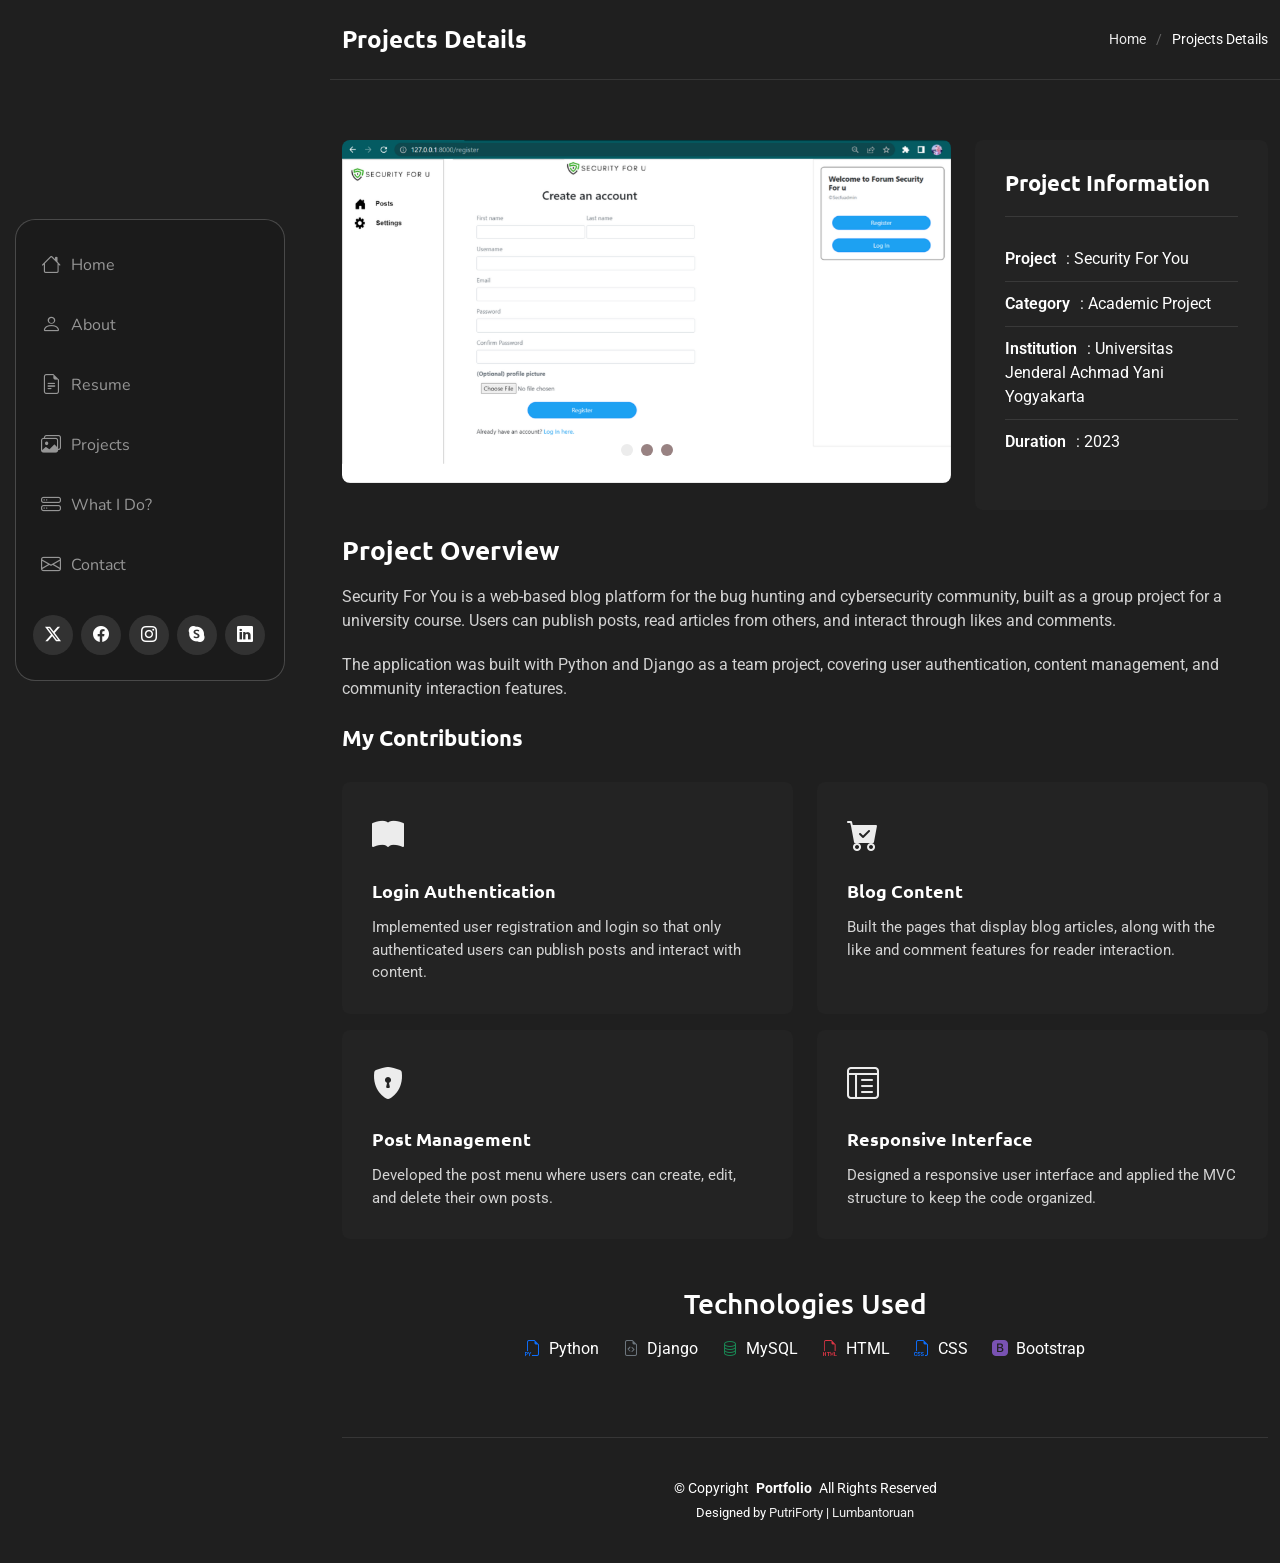
<file: portofolio-details-secfu.html>
<!DOCTYPE html>
<html lang="en">

<head>
  <meta charset="utf-8">
  <meta content="width=device-width, initial-scale=1.0" name="viewport">
  <title>Projects Details - Putri Forty Lumbantoruan</title>
  <meta name="description" content="">
  <meta name="keywords" content="">

  <!-- Favicons -->
  <link href="assets/img/favicon.png" rel="icon">
  <link href="assets/img/apple-touch-icon.png" rel="apple-touch-icon">

  <!-- Fonts -->
  <link href="https://fonts.googleapis.com" rel="preconnect">
  <link href="https://fonts.gstatic.com" rel="preconnect" crossorigin>
  <link href="https://fonts.googleapis.com/css2?family=Roboto:ital,wght@0,100;0,300;0,400;0,500;0,700;0,900;1,100;1,300;1,400;1,500;1,700;1,900&family=Ubuntu:ital,wght@0,300;0,400;0,500;0,700;1,300;1,400;1,500;1,700&family=Nunito:ital,wght@0,200;0,300;0,400;0,500;0,600;0,700;0,800;0,900;1,200;1,300;1,400;1,500;1,600;1,700;1,800;1,900&display=swap" rel="stylesheet">

  <!-- Vendor CSS Files -->
  <link href="assets/vendor/bootstrap/css/bootstrap.min.css" rel="stylesheet">
  <link href="assets/vendor/bootstrap-icons/bootstrap-icons.css" rel="stylesheet">
  <link href="assets/vendor/aos/aos.css" rel="stylesheet">
  <link href="assets/vendor/glightbox/css/glightbox.min.css" rel="stylesheet">
  <link href="assets/vendor/swiper/swiper-bundle.min.css" rel="stylesheet">

  <!-- Main CSS File -->
  <link href="assets/css/main.css" rel="stylesheet">
</head>

<body class="portfolio-details-page">

  <header id="header" class="header dark-background d-flex flex-column justify-content-center">
    <i class="header-toggle d-xl-none bi bi-list"></i>

    <div class="header-container d-flex flex-column align-items-start">
      <nav id="navmenu" class="navmenu">
        <ul>
          <li><a href="#hero"><i class="bi bi-house navicon"></i>Home</a></li>
          <li><a href="#about"><i class="bi bi-person navicon"></i> About</a></li>
          <li><a href="#resume"><i class="bi bi-file-earmark-text navicon"></i> Resume</a></li>
          <li><a href="#portfolio"><i class="bi bi-images navicon"></i> Projects</a></li>
          <li><a href="#services"><i class="bi bi-hdd-stack navicon"></i> What I Do?</a></li>
          <li><a href="#contact"><i class="bi bi-envelope navicon"></i> Contact</a></li>
        </ul>
      </nav>

      <div class="social-links text-center">
        <a href="#" class="twitter"><i class="bi bi-twitter-x"></i></a>
        <a href="#" class="facebook"><i class="bi bi-facebook"></i></a>
        <a href="https://www.instagram.com/pfortyyy" class="instagram"><i class="bi bi-instagram"></i></a>
        <a href="#" class="google-plus"><i class="bi bi-skype"></i></a>
        <a href="https://www.linkedin.com/in/putri-forty-l/" class="linkedin"><i class="bi bi-linkedin"></i></a>
      </div>
    </div>

  </header>

  <main class="main">

    <!-- Page Title -->
    <div class="page-title dark-background">
      <div class="container d-lg-flex justify-content-between align-items-center">
        <h1 class="mb-2 mb-lg-0">Projects Details</h1>
        <nav class="breadcrumbs">
          <ol>
            <li><a href="index.html">Home</a></li>
            <li class="current">Projects Details</li>
          </ol>
        </nav>
      </div>
    </div><!-- End Page Title -->

    <!-- Portfolio Details Section -->
    <section id="portfolio-details" class="portfolio-details section">

      <div class="container" data-aos="fade-up" data-aos-delay="100">

        <div class="row gy-4">

          <div class="col-lg-8">
            <div class="portfolio-details-slider swiper init-swiper">

              <script type="application/json" class="swiper-config">
                {
                  "loop": true,
                  "speed": 600,
                  "autoplay": {
                    "delay": 5000
                  },
                  "slidesPerView": "auto",
                  "pagination": {
                    "el": ".swiper-pagination",
                    "type": "bullets",
                    "clickable": true
                  }
                }
              </script>

              <div class="swiper-wrapper align-items-center">

                <div class="swiper-slide">
                  <img src="assets/img/portfolio/secfu-1.png" alt="Portfolio Image" class="img-fluid" loading="lazy">
                </div>

                <div class="swiper-slide">
                  <img src="assets/img/portfolio/secfu-2.png" alt="Portfolio Image" class="img-fluid" loading="lazy">
                </div>

                <div class="swiper-slide">
                  <img src="assets/img/portfolio/secfu-3.png" alt="Portfolio Image" class="img-fluid" loading="lazy">
                </div>

              </div>
              <div class="swiper-pagination"></div>
            </div>
          </div>
          
          <div class="col-lg-4">
            <div class="portfolio-info" data-aos="fade-left" data-aos-delay="200">
                <h3>Project Information</h3>
                <ul>
                    <li><strong>Project</strong>: Security For You </li>
                    <li><strong>Category</strong>: Academic Project</li>
                    <li><strong>Institution</strong>: Universitas Jenderal Achmad Yani Yogyakarta</li>
                    <li><strong>Duration</strong>: 2023</li>
                </ul>
            </div>
          </div>
          <div class="col-lg-12">
            <div class="portfolio-description" data-aos="fade-up" data-aos-delay="300">
              <h2>Project Overview</h2>
              <p>
                Security For You is a web-based blog platform for the bug hunting and
                cybersecurity community, built as a group project for a university course.
                Users can publish posts, read articles from others, and interact through
                likes and comments.
              </p>
              <p>
                The application was built with Python and Django as a team project, covering
                user authentication, content management, and community interaction features.
              </p>
              <div class="features mt-4">
                <h3>My Contributions</h3>
                <div class="row gy-3">
              
                  <div class="col-md-6">
                    <div class="feature-item" data-aos="fade-up" data-aos-delay="400">
                      <i class="bi bi-book-fill"></i>
                      <h4>Login Authentication</h4>
                      <p>
                        Implemented user registration and login so that only authenticated
                        users can publish posts and interact with content.
                      </p>
                    </div>
                  </div>
              
                  <div class="col-md-6">
                    <div class="feature-item" data-aos="fade-up" data-aos-delay="500">
                      <i class="bi bi-cart-check-fill"></i>
                      <h4>Blog Content</h4>
                      <p>
                        Built the pages that display blog articles, along with the like and
                        comment features for reader interaction.
                      </p>
                    </div>
                  </div>
              
                  <div class="col-md-6">
                    <div class="feature-item" data-aos="fade-up" data-aos-delay="600">
                      <i class="bi bi-shield-lock-fill"></i>
                       <h4>Post Management</h4>
                        <p>
                          Developed the post menu where users can create, edit, and delete
                          their own posts.
                        </p>
                    </div>
                  </div>
              
                  <div class="col-md-6">
                    <div class="feature-item" data-aos="fade-up" data-aos-delay="700">
                      <i class="bi bi-layout-text-window-reverse"></i>
                      <h4>Responsive Interface</h4>
                      <p>
                        Designed a responsive user interface and applied the MVC structure
                        to keep the code organized.
                      </p>
                    </div>
                  </div>
              
                </div>
              </div>
            </div>
            <div class="mt-5 text-center">
              <h3>Technologies Used</h3>

              <ul class="d-flex justify-content-center flex-wrap list-unstyled gap-4 mt-3">
                 <li><i class="bi bi-filetype-py me-2 text-primary"></i>Python</li>
                  <li><i class="bi bi-file-earmark-code me-2 text-secondary"></i>Django</li>
                  <li><i class="bi bi-database me-2 text-success"></i>MySQL</li>
                  <li><i class="bi bi-filetype-html me-2 text-danger"></i>HTML</li>
                  <li><i class="bi bi-filetype-css me-2 text-primary"></i>CSS</li>
                  <li><i class="bi bi-bootstrap-fill me-2" style="color:#7952b3"></i>Bootstrap</li>
              </ul>
            </div>
          </div>

        </div>

      </div>

    </section><!-- /Portfolio Details Section -->

  </main>

  <footer id="footer" class="footer position-relative">

    <div class="container">
      <div class="copyright text-center ">
        <p>© <span>Copyright</span> <strong class="px-1 sitename">Portfolio</strong> <span>All Rights Reserved</span></p>
      </div>
      <div class="credits">
        Designed by <a href="">PutriForty</a> | <a href="">Lumbantoruan</a>
      </div>
    </div>

  </footer>

  <!-- Scroll Top -->
  <a href="#" id="scroll-top" class="scroll-top d-flex align-items-center justify-content-center"><i class="bi bi-arrow-up-short"></i></a>

  <!-- Preloader -->
  <div id="preloader"></div>

  <!-- Vendor JS Files -->
  <script src="assets/vendor/bootstrap/js/bootstrap.bundle.min.js"></script>
  <script src="assets/vendor/php-email-form/validate.js"></script>
  <script src="assets/vendor/aos/aos.js"></script>
  <script src="assets/vendor/typed.js/typed.umd.js"></script>
  <script src="assets/vendor/purecounter/purecounter_vanilla.js"></script>
  <script src="assets/vendor/waypoints/noframework.waypoints.js"></script>
  <script src="assets/vendor/isotope-layout/isotope.pkgd.min.js"></script>
  <script src="assets/vendor/imagesloaded/imagesloaded.pkgd.min.js"></script>
  <script src="assets/vendor/glightbox/js/glightbox.min.js"></script>
  <script src="assets/vendor/swiper/swiper-bundle.min.js"></script>

  <!-- Main JS File -->
  <script src="assets/js/main.js"></script>

</body>

</html>
</file>
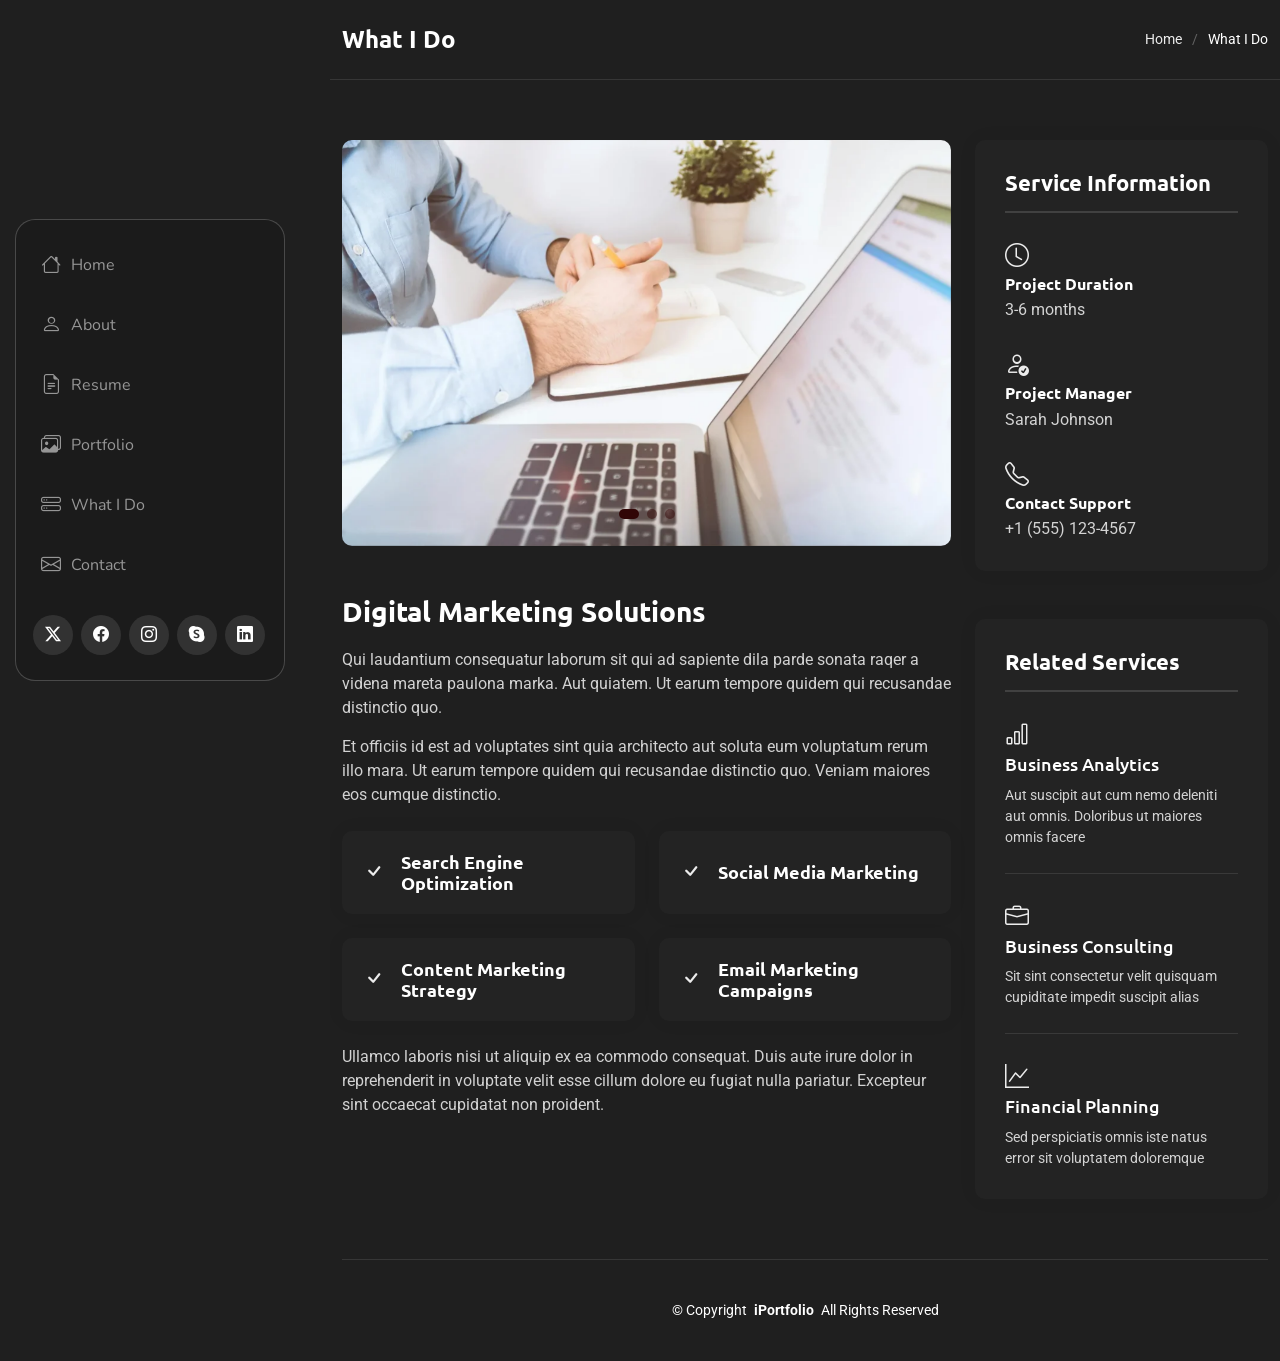
<file: service-details.html>
<!DOCTYPE html>
<html lang="en">

<head>
  <meta charset="utf-8">
  <meta content="width=device-width, initial-scale=1.0" name="viewport">
  <title>Service Details - Putri Forty Lumbantoruan</title>
  <meta name="description" content="">
  <meta name="keywords" content="">

  <!-- Favicons -->
  <link href="assets/img/favicon.png" rel="icon">
  <link href="assets/img/apple-touch-icon.png" rel="apple-touch-icon">

  <!-- Fonts -->
  <link href="https://fonts.googleapis.com" rel="preconnect">
  <link href="https://fonts.gstatic.com" rel="preconnect" crossorigin>
  <link href="https://fonts.googleapis.com/css2?family=Roboto:ital,wght@0,100;0,300;0,400;0,500;0,700;0,900;1,100;1,300;1,400;1,500;1,700;1,900&family=Ubuntu:ital,wght@0,300;0,400;0,500;0,700;1,300;1,400;1,500;1,700&family=Nunito:ital,wght@0,200;0,300;0,400;0,500;0,600;0,700;0,800;0,900;1,200;1,300;1,400;1,500;1,600;1,700;1,800;1,900&display=swap" rel="stylesheet">

  <!-- Vendor CSS Files -->
  <link href="assets/vendor/bootstrap/css/bootstrap.min.css" rel="stylesheet">
  <link href="assets/vendor/bootstrap-icons/bootstrap-icons.css" rel="stylesheet">
  <link href="assets/vendor/aos/aos.css" rel="stylesheet">
  <link href="assets/vendor/glightbox/css/glightbox.min.css" rel="stylesheet">
  <link href="assets/vendor/swiper/swiper-bundle.min.css" rel="stylesheet">

  <!-- Main CSS File -->
  <link href="assets/css/main.css" rel="stylesheet">
</head>

<body class="service-details-page">

  <header id="header" class="header dark-background d-flex flex-column justify-content-center">
    <i class="header-toggle d-xl-none bi bi-list"></i>

    <div class="header-container d-flex flex-column align-items-start">
      <nav id="navmenu" class="navmenu">
        <ul>
          <li><a href="#hero"><i class="bi bi-house navicon"></i>Home</a></li>
          <li><a href="#about"><i class="bi bi-person navicon"></i> About</a></li>
          <li><a href="#resume"><i class="bi bi-file-earmark-text navicon"></i> Resume</a></li>
          <li><a href="#portfolio"><i class="bi bi-images navicon"></i> Portfolio</a></li>
          <li><a href="#services"><i class="bi bi-hdd-stack navicon"></i> What I Do</a></li>
          <li><a href="#contact"><i class="bi bi-envelope navicon"></i> Contact</a></li>
        </ul>
      </nav>
 
      <div class="social-links text-center">
        <a href="#" class="twitter"><i class="bi bi-twitter-x"></i></a>
        <a href="#" class="facebook"><i class="bi bi-facebook"></i></a>
        <a href="https://www.instagram.com/pfortyyy" class="instagram"><i class="bi bi-instagram"></i></a>
        <a href="#" class="google-plus"><i class="bi bi-skype"></i></a>
        <a href="https://www.linkedin.com/in/putri-forty-l/" class="linkedin"><i class="bi bi-linkedin"></i></a>
      </div>
    </div>

  </header>

  <main class="main">

    <!-- Page Title -->
    <div class="page-title dark-background">
      <div class="container d-lg-flex justify-content-between align-items-center">
        <h1 class="mb-2 mb-lg-0">What I Do</h1>
        <nav class="breadcrumbs">
          <ol>
            <li><a href="index.html">Home</a></li>
            <li class="current">What I Do</li>
          </ol>
        </nav>
      </div>
    </div><!-- End Page Title -->

    <!-- Service Details Section -->
    <section id="service-details" class="service-details section">

      <div class="container" data-aos="fade-up" data-aos-delay="100">

        <div class="row gy-4">

          <div class="col-lg-8">
            <div class="service-details-slider swiper init-swiper">
              <script type="application/json" class="swiper-config">
                {
                  "loop": true,
                  "speed": 600,
                  "autoplay": {
                    "delay": 5000
                  },
                  "slidesPerView": 1,
                  "pagination": {
                    "el": ".swiper-pagination",
                    "type": "bullets",
                    "clickable": true
                  }
                }
              </script>
              <div class="swiper-wrapper align-items-center">
                <div class="swiper-slide">
                  <img src="assets/img/services/services-1.webp" alt="" class="img-fluid" loading="lazy">
                </div>
                <div class="swiper-slide">
                  <img src="assets/img/services/services-2.webp" alt="" class="img-fluid" loading="lazy">
                </div>
                <div class="swiper-slide">
                  <img src="assets/img/services/services-3.webp" alt="" class="img-fluid" loading="lazy">
                </div>
              </div>
              <div class="swiper-pagination"></div>
            </div>

            <div class="content mt-5">
              <h3>Digital Marketing Solutions</h3>
              <p>
                Qui laudantium consequatur laborum sit qui ad sapiente dila parde sonata raqer a videna mareta paulona marka. Aut quiatem. Ut earum tempore quidem qui recusandae distinctio quo.
              </p>
              <p>
                Et officiis id est ad voluptates sint quia architecto aut soluta eum voluptatum rerum illo mara. Ut earum tempore quidem qui recusandae distinctio quo. Veniam maiores eos cumque distinctio.
              </p>

              <div class="features mt-4">
                <div class="row gy-4">
                  <div class="col-md-6" data-aos="fade-up" data-aos-delay="100">
                    <div class="feature-box d-flex align-items-center">
                      <i class="bi bi-check"></i>
                      <h4>Search Engine Optimization</h4>
                    </div>
                  </div>
                  <div class="col-md-6" data-aos="fade-up" data-aos-delay="200">
                    <div class="feature-box d-flex align-items-center">
                      <i class="bi bi-check"></i>
                      <h4>Social Media Marketing</h4>
                    </div>
                  </div>
                  <div class="col-md-6" data-aos="fade-up" data-aos-delay="300">
                    <div class="feature-box d-flex align-items-center">
                      <i class="bi bi-check"></i>
                      <h4>Content Marketing Strategy</h4>
                    </div>
                  </div>
                  <div class="col-md-6" data-aos="fade-up" data-aos-delay="400">
                    <div class="feature-box d-flex align-items-center">
                      <i class="bi bi-check"></i>
                      <h4>Email Marketing Campaigns</h4>
                    </div>
                  </div>
                </div>
              </div>

              <p class="mt-4">
                Ullamco laboris nisi ut aliquip ex ea commodo consequat. Duis aute irure dolor in reprehenderit in voluptate velit esse cillum dolore eu fugiat nulla pariatur. Excepteur sint occaecat cupidatat non proident.
              </p>
            </div>
          </div>

          <div class="col-lg-4">
            <div class="service-info">
              <h4>Service Information</h4>
              <div class="info-item">
                <i class="bi bi-clock"></i>
                <h5>Project Duration</h5>
                <p>3-6 months</p>
              </div>
              <div class="info-item">
                <i class="bi bi-person-check"></i>
                <h5>Project Manager</h5>
                <p>Sarah Johnson</p>
              </div>
              <div class="info-item">
                <i class="bi bi-telephone"></i>
                <h5>Contact Support</h5>
                <p>+1 (555) 123-4567</p>
              </div>
            </div>

            <div class="related-services mt-5">
              <h4>Related Services</h4>
              <div class="service-item">
                <i class="bi bi-bar-chart"></i>
                <h5><a href="#">Business Analytics</a></h5>
                <p>Aut suscipit aut cum nemo deleniti aut omnis. Doloribus ut maiores omnis facere</p>
              </div>
              <div class="service-item">
                <i class="bi bi-briefcase"></i>
                <h5><a href="#">Business Consulting</a></h5>
                <p>Sit sint consectetur velit quisquam cupiditate impedit suscipit alias</p>
              </div>
              <div class="service-item">
                <i class="bi bi-graph-up"></i>
                <h5><a href="#">Financial Planning</a></h5>
                <p>Sed perspiciatis omnis iste natus error sit voluptatem doloremque</p>
              </div>
            </div>
          </div>

        </div>

      </div>

    </section><!-- /Service Details Section -->

  </main>

  <footer id="footer" class="footer position-relative">

    <div class="container">
      <div class="copyright text-center ">
        <p>© <span>Copyright</span> <strong class="px-1 sitename">iPortfolio</strong> <span>All Rights Reserved</span></p>
      </div>
    </div>

  </footer>

  <!-- Scroll Top -->
  <a href="#" id="scroll-top" class="scroll-top d-flex align-items-center justify-content-center"><i class="bi bi-arrow-up-short"></i></a>

  <!-- Preloader -->
  <div id="preloader"></div>

  <!-- Vendor JS Files -->
  <script src="assets/vendor/bootstrap/js/bootstrap.bundle.min.js"></script>
  <script src="assets/vendor/php-email-form/validate.js"></script>
  <script src="assets/vendor/aos/aos.js"></script>
  <script src="assets/vendor/typed.js/typed.umd.js"></script>
  <script src="assets/vendor/purecounter/purecounter_vanilla.js"></script>
  <script src="assets/vendor/waypoints/noframework.waypoints.js"></script>
  <script src="assets/vendor/isotope-layout/isotope.pkgd.min.js"></script>
  <script src="assets/vendor/imagesloaded/imagesloaded.pkgd.min.js"></script>
  <script src="assets/vendor/glightbox/js/glightbox.min.js"></script>
  <script src="assets/vendor/swiper/swiper-bundle.min.js"></script>

  <!-- Main JS File -->
  <script src="assets/js/main.js"></script>

</body>

</html>
</file>
<file: assets/css/main.css>
/* Fonts */
:root {
  --default-font: "Roboto",  system-ui, -apple-system, "Segoe UI", Roboto, "Helvetica Neue", Arial, "Noto Sans", "Liberation Sans", sans-serif, "Apple Color Emoji", "Segoe UI Emoji", "Segoe UI Symbol", "Noto Color Emoji";
  --heading-font: "Ubuntu",  sans-serif;
  --nav-font: "Nunito",  sans-serif;
}

/* Global Colors - The following color variables are used throughout the website. Updating them here will change the color scheme of the entire website */
:root { 
  --background-color: #1f1f1f; /* Background color for the entire website, including individual sections */
  --default-color: #ffffff; /* Default color used for the majority of the text content across the entire website */
  --heading-color: #ffffff; /* Color for headings, subheadings and title throughout the website */
  --accent-color: #ececec; /* Accent color that represents your brand on the website. It's used for buttons, links, and other elements that need to stand out */
  --surface-color: #232323; /* The surface color is used as a background of boxed elements within sections, such as cards, icon boxes, or other elements that require a visual separation from the global background. */
  --contrast-color: #310606; /* Contrast color for text, ensuring readability against backgrounds of accent, heading, or default colors. */
}

/* Nav Menu Colors - The following color variables are used specifically for the navigation menu. They are separate from the global colors to allow for more customization options */
:root {
  --nav-color: rgba(236, 236, 236, 0.59);  /* The default color of the main navmenu links */
  --nav-hover-color: #ffffff; /* Applied to main navmenu links when they are hovered over or active */
  --nav-mobile-background-color: #393939; /* Used as the background color for mobile navigation menu */
  --nav-dropdown-background-color: #393939; /* Used as the background color for dropdown items that appear when hovering over primary navigation items */
  --nav-dropdown-color: #ffffff; /* Used for navigation links of the dropdown items in the navigation menu. */
  --nav-dropdown-hover-color: #ececec; /* Similar to --nav-hover-color, this color is applied to dropdown navigation links when they are hovered over. */
}

/* Color Presets - These classes override global colors when applied to any section or element, providing reuse of the sam color scheme. */

.light-background {
  --background-color: #2c2c2c;
  --surface-color: #323232;
}

.dark-background {
  --background-color: #040b14;
  --default-color: #ffffff;
  --heading-color: #ffffff;
  --surface-color: #151f2b;
  --contrast-color: #ffffff;
}

/* Smooth scroll */
:root {
  scroll-behavior: smooth;
}

/*--------------------------------------------------------------
# General Styling & Shared Classes
--------------------------------------------------------------*/
body {
  color: var(--default-color);
  background-color: var(--background-color);
  font-family: var(--default-font);
}

a {
  color: var(--accent-color);
  text-decoration: none;
  transition: 0.3s;
}

a:hover {
  color: color-mix(in srgb, var(--accent-color), transparent 25%);
  text-decoration: none;
}

h1,
h2,
h3,
h4,
h5,
h6 {
  color: var(--heading-color);
  font-family: var(--heading-font);
}

/* PHP Email Form Messages
------------------------------*/
.php-email-form .error-message {
  display: none;
  background: #df1529;
  color: #ffffff;
  text-align: left;
  padding: 15px;
  margin-bottom: 24px;
  font-weight: 600;
}

.php-email-form .sent-message {
  display: none;
  color: #ffffff;
  background: #059652;
  text-align: center;
  padding: 15px;
  margin-bottom: 24px;
  font-weight: 600;
}

.php-email-form .loading {
  display: none;
  background: var(--surface-color);
  text-align: center;
  padding: 15px;
  margin-bottom: 24px;
}

.php-email-form .loading:before {
  content: "";
  display: inline-block;
  border-radius: 50%;
  width: 24px;
  height: 24px;
  margin: 0 10px -6px 0;
  border: 3px solid var(--accent-color);
  border-top-color: var(--surface-color);
  animation: php-email-form-loading 1s linear infinite;
}

@keyframes php-email-form-loading {
  0% {
    transform: rotate(0deg);
  }

  100% {
    transform: rotate(360deg);
  }
}

/*--------------------------------------------------------------
# Global Header
--------------------------------------------------------------*/
.header {
  --background-color: #1b1b1b;
  --contrast-color: #444444;
  color: var(--default-color);
  position: fixed;
  top: 0;
  left: 0;
  bottom: 0;
  padding: 0 15px;
  width: 300px;
  transition: all ease-in-out 0.3s;
  overflow-y: auto;
  z-index: 997;
}

.header .header-container {
  border-radius: 20px;
  padding: 15px;
  background-color: var(--background-color);
  border: 1px solid color-mix(in srgb, var(--default-color), transparent 80%);
}

.header .social-links {
  margin: 0 0 10px 0;
}

.header .social-links a {
  font-size: 16px;
  display: inline-flex;
  align-items: center;
  justify-content: center;
  background: color-mix(in srgb, var(--default-color), transparent 90%);
  color: var(--default-color);
  margin: 0 2px;
  border-radius: 50%;
  text-align: center;
  width: 40px;
  height: 40px;
  transition: 0.3s;
}

.header .social-links a:hover {
  color: var(--contrast-color);
  background: var(--accent-color);
}

@media (min-width: 1200px) {

  .header~main,
  .header~#footer {
    margin-left: 330px;
  }
}

@media (max-width: 1199px) {
  .header {
    left: -100%;
  }
}

.header.header-show {
  left: 0;
}

.header .header-toggle {
  color: var(--contrast-color);
  background-color: var(--accent-color);
  font-size: 22px;
  display: flex;
  align-items: center;
  justify-content: center;
  width: 40px;
  height: 40px;
  border-radius: 50%;
  cursor: pointer;
  position: fixed;
  top: 15px;
  right: 15px;
  z-index: 9999;
  transition: background-color 0.3s;
}

.header .header-toggle:hover {
  color: var(--contrast-color);
  background-color: color-mix(in srgb, var(--accent-color) 90%, white 15%);
}

/*--------------------------------------------------------------
# Navigation Menu
--------------------------------------------------------------*/
.mobile-nav-toggle {
  display: none;
}

.navmenu {
  padding: 0;
  z-index: 9997;
  width: 100%;
}

.navmenu ul {
  list-style: none;
  padding: 0 0 20px 0;
  margin: 0;
}

.navmenu a,
.navmenu a:focus {
  color: var(--nav-color);
  padding: 15px 10px;
  font-family: var(--nav-font);
  font-size: 16px;
  font-weight: 400;
  display: flex;
  align-items: center;
  white-space: nowrap;
  transition: 0.3s;
  width: 100%;
}

.navmenu a .navicon,
.navmenu a:focus .navicon {
  font-size: 20px;
  margin-right: 10px;
}

.navmenu a .toggle-dropdown,
.navmenu a:focus .toggle-dropdown {
  font-size: 12px;
  line-height: 0;
  margin-left: auto;
  width: 30px;
  height: 30px;
  display: flex;
  align-items: center;
  justify-content: center;
  border-radius: 50%;
  transition: 0.3s;
  flex-shrink: 0;
  background-color: color-mix(in srgb, var(--accent-color), transparent 90%);
}

.navmenu a .toggle-dropdown:hover,
.navmenu a:focus .toggle-dropdown:hover {
  background-color: var(--accent-color);
  color: var(--contrast-color);
}

.navmenu a:hover,
.navmenu .active,
.navmenu .active:focus {
  color: var(--nav-hover-color);
}

.navmenu a:hover .navicon,
.navmenu .active .navicon,
.navmenu .active:focus .navicon {
  color: var(--accent-color);
}

.navmenu .active .toggle-dropdown,
.navmenu .active:focus .toggle-dropdown {
  background-color: var(--accent-color);
  color: var(--contrast-color);
  transform: rotate(180deg);
}

.navmenu .dropdown {
  display: block;
}

.navmenu .dropdown a,
.navmenu .dropdown a:focus {
  color: --nav-dropdown-color;
}

.navmenu .dropdown a:hover,
.navmenu .dropdown .active,
.navmenu .dropdown .active:focus {
  color: var(--nav-dropdown-hover-color);
}

.navmenu .dropdown ul {
  position: static;
  display: none;
  z-index: 99;
  padding: 5px 10px;
  margin: 5px 10px;
  background-color: var(--nav-dropdown-background-color);
  border: 1px solid color-mix(in srgb, var(--default-color), transparent 90%);
  box-shadow: none;
  transition: all 0.5s ease-in-out;
}

.navmenu .dropdown ul ul {
  background-color: rgba(33, 37, 41, 0.1);
}

.navmenu .dropdown>.dropdown-active {
  display: block;
  background-color: rgba(33, 37, 41, 0.03);
}

/*--------------------------------------------------------------
# Global Footer
--------------------------------------------------------------*/
.footer {
  color: var(--default-color);
  background-color: var(--background-color);
  font-size: 14px;
  padding: 0 0 40px 0;
  position: relative;
}

.footer .copyright {
  padding-top: 40px;
  border-top: 1px solid color-mix(in srgb, var(--default-color), transparent 90%);
}

.footer .copyright p {
  margin-bottom: 0;
}

.footer .credits {
  margin-top: 4px;
  font-size: 13px;
  text-align: center;
}

/*--------------------------------------------------------------
# Preloader
--------------------------------------------------------------*/
#preloader {
  position: fixed;
  inset: 0;
  z-index: 999999;
  overflow: hidden;
  background: var(--background-color);
  transition: all 0.6s ease-out;
}

#preloader:before {
  content: "";
  position: fixed;
  top: calc(50% - 30px);
  left: calc(50% - 30px);
  border: 6px solid #ffffff;
  border-color: var(--accent-color) transparent var(--accent-color) transparent;
  border-radius: 50%;
  width: 60px;
  height: 60px;
  animation: animate-preloader 1.5s linear infinite;
}

@keyframes animate-preloader {
  0% {
    transform: rotate(0deg);
  }

  100% {
    transform: rotate(360deg);
  }
}

/*--------------------------------------------------------------
# Scroll Top Button
--------------------------------------------------------------*/
.scroll-top {
  position: fixed;
  visibility: hidden;
  opacity: 0;
  right: 15px;
  bottom: -15px;
  z-index: 99999;
  background-color: var(--accent-color);
  width: 44px;
  height: 44px;
  border-radius: 50px;
  transition: all 0.4s;
}

.scroll-top i {
  font-size: 24px;
  color: var(--contrast-color);
  line-height: 0;
}

.scroll-top:hover {
  background-color: color-mix(in srgb, var(--accent-color), transparent 20%);
  color: var(--contrast-color);
}

.scroll-top.active {
  visibility: visible;
  opacity: 1;
  bottom: 15px;
}

/*--------------------------------------------------------------
# Disable aos animation delay on mobile devices
--------------------------------------------------------------*/
@media screen and (max-width: 768px) {
  [data-aos-delay] {
    transition-delay: 0 !important;
  }
}

/*--------------------------------------------------------------
# Global Page Titles & Breadcrumbs
--------------------------------------------------------------*/
.page-title {
  color: var(--default-color);
  padding: 25px 0 0 0;
  position: relative;
}

.page-title .container {
  border-bottom: 1px solid color-mix(in srgb, var(--default-color), transparent 90%);
  padding-bottom: 25px;
}

.page-title h1 {
  font-size: 24px;
  font-weight: 700;
}

.page-title .breadcrumbs ol {
  display: flex;
  flex-wrap: wrap;
  list-style: none;
  padding: 0;
  margin: 0;
  font-size: 14px;
  font-weight: 400;
}

.page-title .breadcrumbs ol li+li {
  padding-left: 10px;
}

.page-title .breadcrumbs ol li+li::before {
  content: "/";
  display: inline-block;
  padding-right: 10px;
  color: color-mix(in srgb, var(--default-color), transparent 70%);
}

/*--------------------------------------------------------------
# Global Sections
--------------------------------------------------------------*/
section,
.section {
  color: var(--default-color);
  background-color: var(--background-color);
  padding: 60px 0;
  overflow: clip;
}

/*--------------------------------------------------------------
# Global Section Titles
--------------------------------------------------------------*/
.section-title {
  text-align: center;
  padding-bottom: 60px;
  position: relative;
}

.section-title h2 {
  font-size: 32px;
  font-weight: 700;
  position: relative;
}

.section-title h2:before,
.section-title h2:after {
  content: "";
  width: 50px;
  height: 2px;
  background: var(--accent-color);
  display: inline-block;
}

.section-title h2:before {
  margin: 0 15px 10px 0;
}

.section-title h2:after {
  margin: 0 0 10px 15px;
}

.section-title p {
  margin-bottom: 0;
}

/*--------------------------------------------------------------
# Hero Section
--------------------------------------------------------------*/
.hero {
  min-height: 100vh;
  position: relative;
  overflow: hidden;
  display: flex;
  align-items: center;
}

.hero .background-elements {
  position: absolute;
  top: 0;
  left: 0;
  width: 100%;
  height: 100%;
  z-index: 1;
  overflow: hidden;
}

.hero .background-elements .bg-circle {
  position: absolute;
  border-radius: 50%;
  background: linear-gradient(45deg, color-mix(in srgb, var(--accent-color), transparent 90%), color-mix(in srgb, var(--accent-color), transparent 95%));
  animation: float 6s ease-in-out infinite;
}

.hero .background-elements .bg-circle.circle-1 {
  width: 300px;
  height: 300px;
  top: 10%;
  right: 10%;
  animation-delay: 0s;
}

.hero .background-elements .bg-circle.circle-2 {
  width: 200px;
  height: 200px;
  bottom: 20%;
  left: 5%;
  animation-delay: 2s;
}

.hero .hero-content {
  position: relative;
  width: 100%;
  z-index: 2;
}

.hero .container {
  position: relative;
  z-index: 3;
}

.hero .hero-text h1 {
  font-size: 72px;
  font-weight: 800;
  line-height: 1.1;
  margin-bottom: 15px;
  color: var(--heading-color);
}

.hero .hero-text h1 .accent-text {
  color: var(--accent-color);
  position: relative;
}

.hero .hero-text h1 .accent-text::after {
  content: "";
  position: absolute;
  bottom: -5px;
  left: 0;
  width: 100%;
  height: 3px;
  background: linear-gradient(90deg, var(--accent-color), color-mix(in srgb, var(--accent-color), transparent 50%));
}

.hero .hero-text h2 {
  font-size: 32px;
  font-weight: 600;
  color: var(--heading-color);
  margin-bottom: 10px;
}

.hero .hero-text .lead {
  font-size: 24px;
  margin-bottom: 20px;
  color: var(--default-color);
}

.hero .hero-text .lead span {
  color: var(--accent-color);
  font-weight: 600;
  border-bottom: 2px solid var(--accent-color);
  padding-bottom: 2px;
}

.hero .hero-text .description {
  font-size: 18px;
  line-height: 1.6;
  color: color-mix(in srgb, var(--default-color), transparent 20%);
  margin-bottom: 40px;
  max-width: 500px;
}

.hero .hero-actions {
  display: flex;
  gap: 20px;
  margin-bottom: 40px;
  flex-wrap: wrap;
}

.hero .hero-actions .btn {
  padding: 14px 30px;
  font-size: 16px;
  font-weight: 600;
  border-radius: 50px;
  text-decoration: none;
  transition: all 0.3s ease;
  border: 2px solid;
}

.hero .hero-actions .btn.btn-primary {
  background-color: var(--accent-color);
  color: var(--contrast-color);
  border-color: var(--accent-color);
}

.hero .hero-actions .btn.btn-primary:hover {
  background-color: color-mix(in srgb, var(--accent-color), black 10%);
  transform: translateY(-2px);
  box-shadow: 0 8px 25px color-mix(in srgb, var(--accent-color), transparent 70%);
}

.hero .hero-actions .btn.btn-outline {
  background-color: transparent;
  color: var(--accent-color);
  border-color: var(--accent-color);
}

.hero .hero-actions .btn.btn-outline:hover {
  background-color: var(--accent-color);
  color: var(--contrast-color);
  transform: translateY(-2px);
}

.hero .social-links {
  display: flex;
  gap: 20px;
}

.hero .social-links a {
  width: 50px;
  height: 50px;
  display: flex;
  align-items: center;
  justify-content: center;
  background-color: var(--surface-color);
  color: color-mix(in srgb, var(--default-color), transparent 40%);
  border-radius: 50%;
  font-size: 20px;
  transition: all 0.3s ease;
}

.hero .social-links a:hover {
  color: var(--contrast-color);
  background-color: var(--accent-color);
  transform: translateY(-3px);
  box-shadow: 0 8px 25px color-mix(in srgb, var(--accent-color), transparent 70%);
}

.hero .hero-visual {
  display: flex;
  justify-content: center;
  align-items: center;
  height: 100%;
}

.hero .hero-visual .profile-container {
  position: relative;
  width: 400px;
  height: 400px;
}

.hero .hero-visual .profile-container .profile-background {
  position: absolute;
  top: 15px;
  left: 15px;
  width: 100%;
  height: 100%;
  background: color-mix(in srgb, var(--accent-color), transparent 90%);
  border-radius: 30px;
  z-index: 1;
}

.hero .hero-visual .profile-container .profile-image {
  position: relative;
  width: 100%;
  height: 100%;
  object-fit: cover;
  border-radius: 30px;
  z-index: 2;
}

@keyframes float {

  0%,
  100% {
    transform: translateY(0px);
  }

  50% {
    transform: translateY(-20px);
  }
}

@keyframes floatIcon {

  0%,
  100% {
    transform: translateY(0px) rotate(0deg);
  }

  50% {
    transform: translateY(-10px) rotate(5deg);
  }
}

@media (max-width: 992px) {
  .hero .hero-text {
    text-align: center;
    margin-bottom: 50px;
  }

  .hero .hero-text h1 {
    font-size: 56px;
  }

  .hero .hero-text h2 {
    font-size: 28px;
  }

  .hero .hero-text .lead {
    font-size: 20px;
  }

  .hero .hero-visual .profile-container {
    width: 350px;
    height: 350px;
  }
}

@media (max-width: 768px) {
  .hero .hero-text h1 {
    font-size: 42px;
  }

  .hero .hero-text h2 {
    font-size: 24px;
  }

  .hero .hero-text .lead {
    font-size: 18px;
  }

  .hero .hero-text .description {
    font-size: 16px;
  }

  .hero .hero-actions {
    justify-content: center;
  }

  .hero .hero-actions .btn {
    padding: 12px 25px;
    font-size: 14px;
  }

  .hero .hero-visual .profile-container {
    width: 300px;
    height: 300px;
  }

  .hero .background-elements .bg-circle.circle-1 {
    width: 200px;
    height: 200px;
  }

  .hero .background-elements .bg-circle.circle-2 {
    width: 150px;
    height: 150px;
  }

  .hero .background-elements .bg-circle.circle-3 {
    width: 100px;
    height: 100px;
  }
}

/*--------------------------------------------------------------
# About Section
--------------------------------------------------------------*/
.about .profile-card {
  background: linear-gradient(135deg, var(--surface-color) 0%, color-mix(in srgb, var(--surface-color), var(--accent-color) 5%) 100%);
  border-radius: 2rem;
  padding: 2.5rem;
  text-align: center;
  box-shadow: 0 20px 40px rgba(0, 0, 0, 0.08);
  border: 1px solid color-mix(in srgb, var(--accent-color), transparent 90%);
  position: relative;
  overflow: hidden;
}

.about .profile-card::before {
  content: "";
  position: absolute;
  top: 0;
  left: 0;
  right: 0;
  height: 4px;
  background: linear-gradient(90deg, var(--accent-color), color-mix(in srgb, var(--accent-color), var(--heading-color) 30%));
}

@media (max-width: 991px) {
  .about .profile-card {
    margin-bottom: 3rem;
  }
}

.about .profile-header {
  position: relative;
  margin-bottom: 2rem;
}

.about .profile-header .profile-image {
  width: 160px;
  height: 160px;
  margin: 0 auto 1.5rem;
  border-radius: 50%;
  overflow: hidden;
  border: 4px solid var(--accent-color);
  box-shadow: 0 10px 30px rgba(0, 0, 0, 0.15);
}

.about .profile-header .profile-image img {
  width: 100%;
  height: 100%;
  object-fit: cover;
}

.about .profile-header .profile-badge {
  position: absolute;
  bottom: 20px;
  right: calc(50% - 65px);
  width: 32px;
  height: 32px;
  background-color: var(--accent-color);
  border-radius: 50%;
  display: flex;
  align-items: center;
  justify-content: center;
  border: 3px solid var(--surface-color);
}

.about .profile-header .profile-badge i {
  color: var(--contrast-color);
  font-size: 14px;
}

.about .profile-content h3 {
  font-size: 1.5rem;
  font-weight: 700;
  margin-bottom: 0.5rem;
  color: var(--heading-color);
}

.about .profile-content .profession {
  color: var(--accent-color);
  font-weight: 500;
  margin-bottom: 2rem;
}

.about .contact-links {
  display: flex;
  flex-direction: column;
  gap: 1rem;
}

.about .contact-links .contact-item {
  display: flex;
  align-items: center;
  gap: 0.75rem;
  padding: 0.75rem 1rem;
  background-color: color-mix(in srgb, var(--surface-color), var(--background-color) 50%);
  border-radius: 0.75rem;
  text-decoration: none;
  color: var(--default-color);
  transition: all 0.3s;
  border: 1px solid color-mix(in srgb, var(--default-color), transparent 90%);
}

.about .contact-links .contact-item:hover {
  background-color: var(--accent-color);
  color: var(--contrast-color);
  transform: translateY(-2px);
  box-shadow: 0 5px 20px color-mix(in srgb, var(--accent-color), transparent 70%);
}

.about .contact-links .contact-item i {
  font-size: 1rem;
  width: 18px;
}

.about .about-content {
  padding-left: 3rem;
}

@media (max-width: 991px) {
  .about .about-content {
    padding-left: 0;
  }
}

.about .about-content .section-header {
  margin-bottom: 2rem;
}

.about .about-content .section-header .badge-text {
  display: inline-block;
  background: linear-gradient(135deg, var(--accent-color), color-mix(in srgb, var(--accent-color), var(--heading-color) 20%));
  color: var(--contrast-color);
  padding: 0.5rem 1.5rem;
  border-radius: 2rem;
  font-size: 0.875rem;
  font-weight: 600;
  letter-spacing: 0.5px;
  margin-bottom: 1.5rem;
}

.about .about-content .section-header h2 {
  font-size: 2.25rem;
  font-weight: 700;
  line-height: 1.3;
  margin: 0;
}

@media (max-width: 768px) {
  .about .about-content .section-header h2 {
    font-size: 1.875rem;
  }
}

.about .about-content .description {
  margin-bottom: 2.5rem;
}

.about .about-content .description p {
  font-size: 1.1rem;
  line-height: 1.7;
  color: color-mix(in srgb, var(--default-color), transparent 20%);
  margin-bottom: 1.5rem;
}

.about .about-content .description p:last-child {
  margin-bottom: 0;
}

.about .stats-grid {
  display: grid;
  grid-template-columns: repeat(3, 1fr);
  gap: 2rem;
  margin-bottom: 2.5rem;
  padding: 2rem;
  background-color: var(--surface-color);
  border-radius: 1.5rem;
  box-shadow: 0 10px 30px rgba(0, 0, 0, 0.05);
}

@media (max-width: 768px) {
  .about .stats-grid {
    grid-template-columns: 1fr;
    gap: 1.5rem;
    text-align: center;
  }
}

.about .stats-grid .stat-item {
  text-align: center;
}

.about .stats-grid .stat-item .stat-number {
  font-size: 2rem;
  font-weight: 700;
  color: var(--accent-color);
  display: block;
  margin-bottom: 0.5rem;
}

.about .stats-grid .stat-item .stat-label {
  font-size: 0.875rem;
  color: color-mix(in srgb, var(--default-color), transparent 40%);
  font-weight: 500;
}

.about .details-grid {
  margin-bottom: 2.5rem;
}

.about .details-grid .detail-row {
  display: grid;
  grid-template-columns: 1fr 1fr;
  gap: 2rem;
  margin-bottom: 1.5rem;
}

@media (max-width: 768px) {
  .about .details-grid .detail-row {
    grid-template-columns: 1fr;
    gap: 1rem;
  }
}

.about .details-grid .detail-row:last-child {
  margin-bottom: 0;
}

.about .details-grid .detail-item .detail-label {
  display: block;
  font-size: 0.875rem;
  color: color-mix(in srgb, var(--default-color), transparent 50%);
  margin-bottom: 0.5rem;
  font-weight: 500;
}

.about .details-grid .detail-item .detail-value {
  display: block;
  font-weight: 600;
  color: var(--heading-color);
  font-size: 1rem;
}

.about .cta-section {
  display: flex;
  gap: 1rem;
  flex-wrap: wrap;
}

.about .cta-section .btn {
  padding: 0.875rem 2rem;
  border-radius: 0.75rem;
  font-weight: 600;
  text-decoration: none;
  transition: all 0.3s;
  display: inline-flex;
  align-items: center;
  gap: 0.5rem;
  border: 2px solid transparent;
}

.about .cta-section .btn.btn-primary {
  background-color: var(--accent-color);
  color: var(--contrast-color);
}

.about .cta-section .btn.btn-primary:hover {
  background-color: color-mix(in srgb, var(--accent-color), black 15%);
  transform: translateY(-2px);
  box-shadow: 0 10px 30px color-mix(in srgb, var(--accent-color), transparent 60%);
}

.about .cta-section .btn.btn-outline {
  background-color: transparent;
  color: var(--default-color);
  border-color: color-mix(in srgb, var(--default-color), transparent 70%);
}

.about .cta-section .btn.btn-outline:hover {
  border-color: var(--accent-color);
  transform: translateY(-2px);
}

/*--------------------------------------------------------------
# Stats Section
--------------------------------------------------------------*/
.stats .stats-wrapper {
  display: grid;
  grid-template-columns: repeat(4, 1fr);
  gap: 20px;
}

@media (max-width: 992px) {
  .stats .stats-wrapper {
    grid-template-columns: repeat(2, 1fr);
  }
}

@media (max-width: 576px) {
  .stats .stats-wrapper {
    grid-template-columns: 1fr;
  }
}

.stats .stats-item {
  background: linear-gradient(135deg, color-mix(in srgb, var(--surface-color), transparent 5%), var(--surface-color));
  border-radius: 15px;
  padding: 40px 20px;
  text-align: center;
  position: relative;
  transition: transform 0.3s ease, box-shadow 0.3s ease;
  box-shadow: 0 10px 30px rgba(0, 0, 0, 0.05);
  overflow: hidden;
}

.stats .stats-item:hover {
  transform: translateY(-10px);
  box-shadow: 0 15px 35px rgba(0, 0, 0, 0.1);
}

.stats .stats-item:hover .icon-wrapper {
  transform: scale(1.1);
}

.stats .stats-item:nth-child(1) .icon-wrapper {
  background-color: color-mix(in srgb, var(--accent-color), transparent 85%);
}

.stats .stats-item:nth-child(1) .icon-wrapper i {
  color: color-mix(in srgb, var(--accent-color), transparent 10%);
}

.stats .stats-item:nth-child(2) .icon-wrapper {
  background-color: color-mix(in srgb, #ff7e00, transparent 85%);
}

.stats .stats-item:nth-child(2) .icon-wrapper i {
  color: color-mix(in srgb, #ff7e00, transparent 10%);
}

.stats .stats-item:nth-child(3) .icon-wrapper {
  background-color: color-mix(in srgb, #00c875, transparent 85%);
}

.stats .stats-item:nth-child(3) .icon-wrapper i {
  color: color-mix(in srgb, #00c875, transparent 10%);
}

.stats .stats-item:nth-child(4) .icon-wrapper {
  background-color: color-mix(in srgb, #e83e8c, transparent 85%);
}

.stats .stats-item:nth-child(4) .icon-wrapper i {
  color: color-mix(in srgb, #e83e8c, transparent 10%);
}

.stats .stats-item .icon-wrapper {
  width: 80px;
  height: 80px;
  border-radius: 50%;
  display: flex;
  align-items: center;
  justify-content: center;
  margin: 0 auto 20px;
  transition: transform 0.3s ease;
}

.stats .stats-item .icon-wrapper i {
  font-size: 36px;
}

.stats .stats-item span {
  display: block;
  font-size: 48px;
  font-weight: 700;
  color: var(--heading-color);
  margin-bottom: 10px;
  line-height: 1;
  font-family: var(--heading-font);
}

.stats .stats-item p {
  color: var(--default-color);
  font-size: 18px;
  margin: 0;
  font-weight: 500;
  font-family: var(--heading-font);
  opacity: 0.8;
}

/*--------------------------------------------------------------
# Skills Section
--------------------------------------------------------------*/
.skills .skills-category {
  background-color: var(--surface-color);
  padding: 30px;
  border-radius: 8px;
  box-shadow: 0 0 20px rgba(0, 0, 0, 0.05);
  height: 100%;
  transition: transform 0.3s;
}

.skills .skills-category:hover {
  transform: translateY(-5px);
}

.skills .skills-category h3 {
  font-size: 24px;
  margin-bottom: 25px;
  position: relative;
  padding-bottom: 15px;
}

.skills .skills-category h3:after {
  content: "";
  position: absolute;
  bottom: 0;
  left: 0;
  width: 50px;
  height: 2px;
  background-color: var(--accent-color);
}

.skills .skill-item {
  margin-bottom: 25px;
}

.skills .skill-item:last-child {
  margin-bottom: 0;
}

.skills .skill-item h4 {
  font-size: 16px;
  margin-bottom: 8px;
}

.skills .skill-item .skill-percentage {
  font-size: 14px;
  color: color-mix(in srgb, var(--heading-color), transparent 30%);
}

.skills .skill-item .progress {
  height: 8px;
  background-color: color-mix(in srgb, var(--accent-color), transparent 90%);
  border-radius: 20px;
  overflow: hidden;
  position: relative;
}

.skills .skill-item .progress .progress-bar {
  background-color: var(--accent-color);
  transition: width 1.5s ease-in-out;
  width: 0;
  height: 100%;
  border-radius: 20px;
}

.skills .skill-item .skill-tooltip {
  font-size: 14px;
  color: color-mix(in srgb, var(--default-color), transparent 30%);
  margin-top: 8px;
  opacity: 0;
  transform: translateY(-5px);
  transition: all 0.3s;
}

.skills .skill-item:hover .skill-tooltip {
  opacity: 1;
  transform: translateY(0);
}

.skills .skill-box {
  background-color: var(--surface-color);
  padding: 25px 20px;
  border-radius: 8px;
  text-align: center;
  transition: all 0.3s;
  height: 100%;
  position: relative;
  overflow: hidden;
  box-shadow: 0 0 15px rgba(0, 0, 0, 0.05);
}

.skills .skill-box:hover {
  transform: translateY(-5px);
}

.skills .skill-box:hover i {
  color: var(--accent-color);
  transform: scale(1.1);
}

.skills .skill-box:hover .skill-tooltip {
  opacity: 1;
  transform: translateY(0);
}

.skills .skill-box i {
  font-size: 36px;
  color: color-mix(in srgb, var(--accent-color), transparent 20%);
  margin-bottom: 15px;
  display: inline-block;
  transition: all 0.3s;
}

.skills .skill-box h4 {
  font-size: 18px;
  margin-bottom: 10px;
}

.skills .skill-box .skill-tooltip {
  font-size: 14px;
  color: color-mix(in srgb, var(--default-color), transparent 30%);
  opacity: 0;
  transform: translateY(5px);
  transition: all 0.3s;
}

@media (max-width: 991.98px) {
  .skills .skills-category {
    margin-bottom: 30px;
  }

  .skills .skills-category:last-child {
    margin-bottom: 0;
  }
}

@media (max-width: 767.98px) {
  .skills .skill-box {
    margin-bottom: 20px;
  }

  .skills .skill-box:last-child {
    margin-bottom: 0;
  }
}

/*--------------------------------------------------------------
# Resume Section
--------------------------------------------------------------*/
.resume .resume-side {
  background-color: var(--surface-color);
  padding: 2rem;
  border-radius: 10px;
  box-shadow: 0 0 20px rgba(0, 0, 0, 0.1);
  height: 100%;
}

.resume .resume-side .profile-img {
  text-align: center;
}

.resume .resume-side .profile-img img {
  width: 200px;
  height: 200px;
  object-fit: cover;
  border: 5px solid color-mix(in srgb, var(--accent-color), transparent 85%);
  border-radius: 50%;
}

.resume .resume-side h3 {
  font-size: 1.5rem;
  margin-bottom: 1rem;
  color: var(--heading-color);
  font-weight: 600;
}

.resume .resume-side .contact-info li {
  margin-bottom: 1rem;
  color: var(--default-color);
}

.resume .resume-side .contact-info li i {
  width: 25px;
  color: var(--accent-color);
  margin-right: 0.5rem;
}

.resume .resume-side .skill-item {
  margin-bottom: 1.5rem;
}

.resume .resume-side .skill-item span {
  font-size: 0.9rem;
  color: var(--default-color);
}

.resume .resume-side .skill-item .progress {
  height: 8px;
  background-color: color-mix(in srgb, var(--accent-color), transparent 90%);
  border-radius: 4px;
  margin-top: 0.5rem;
}

.resume .resume-side .skill-item .progress .progress-bar {
  background-color: var(--accent-color);
  width: 0;
  transition: width 1s ease;
}

.resume .resume-section {
  margin-bottom: 3rem;
}

.resume .resume-section h3 {
  font-size: 1.75rem;
  margin-bottom: 1.5rem;
  color: var(--heading-color);
  font-weight: 600;
}

.resume .resume-section h3 i {
  color: var(--accent-color);
}

.resume .resume-section .resume-item {
  padding-left: 1.5rem;
  border-left: 2px solid color-mix(in srgb, var(--accent-color), transparent 80%);
  margin-bottom: 2rem;
  position: relative;
}

.resume .resume-section .resume-item:before {
  content: "";
  position: absolute;
  width: 16px;
  height: 16px;
  border-radius: 50%;
  left: -9px;
  top: 0;
  background: var(--accent-color);
}

.resume .resume-section .resume-item h4 {
  font-size: 1.2rem;
  margin-bottom: 0.5rem;
  color: var(--heading-color);
  font-weight: 600;
}

.resume .resume-section .resume-item h5 {
  font-size: 1rem;
  margin-bottom: 0.5rem;
  color: var(--accent-color);
}

.resume .resume-section .resume-item .company {
  font-size: 0.95rem;
  margin-bottom: 1rem;
  color: var(--heading-color);
}

.resume .resume-section .resume-item .company i {
  margin-right: 0.5rem;
}

.resume .resume-section .resume-item ul {
  padding-left: 1.2rem;
}

.resume .resume-section .resume-item ul li {
  margin-bottom: 0.5rem;
  color: var(--default-color);
}

.resume .resume-section .resume-item p {
  color: var(--default-color);
  margin-bottom: 0;
}

@media (max-width: 991.98px) {
  .resume .resume-side {
    margin-bottom: 2rem;
  }
}

/*--------------------------------------------------------------
# Portfolio Section
--------------------------------------------------------------*/
@media (max-width: 991px) {
  .portfolio .filter-sidebar {
    margin-bottom: 30px;
  }
}

.portfolio .filters-wrapper {
  background-color: color-mix(in srgb, var(--surface-color), var(--default-color) 3%);
  padding: 30px;
  border-radius: 10px;
  box-shadow: 0 5px 25px rgba(0, 0, 0, 0.05);
}

@media (max-width: 991px) {
  .portfolio .filters-wrapper {
    padding: 20px;
  }
}

/* .portfolio .portfolio-filters {
  padding: 0;
  margin: 0;
  list-style: none;
  display: flex;
  flex-direction: column;
  gap: 10px;
} */
.portfolio .portfolio-filters {
  padding: 0;
  margin: 0 auto 40px;
  list-style: none;
  display: flex;
  justify-content: center;
  align-items: center;
  flex-wrap: wrap;
  gap: 15px;
}
@media (max-width: 991px) {
  .portfolio .portfolio-filters {
    flex-direction: row;
    flex-wrap: wrap;
    justify-content: center;
  }
}

.portfolio .portfolio-filters li {
  cursor: pointer;
  padding: 12px 20px;
  font-size: 16px;
  font-weight: 500;
  line-height: 1;
  color: var(--default-color);
  transition: all 0.3s ease-in-out;
  border-radius: 6px;
  background: transparent;
  position: relative;
  border-left: 3px solid transparent;
}

@media (max-width: 991px) {
  .portfolio .portfolio-filters li {
    padding: 8px 16px;
    border: 1px solid color-mix(in srgb, var(--accent-color), transparent 80%);
    border-left-width: 3px;
  }
}

.portfolio .portfolio-filters li:hover {
  color: var(--accent-color);
  background-color: color-mix(in srgb, var(--accent-color), transparent 90%);
  border-left-color: color-mix(in srgb, var(--accent-color), transparent 50%);
}

.portfolio .portfolio-filters li.filter-active {
  color: var(--accent-color);
  background-color: color-mix(in srgb, var(--accent-color), transparent 90%);
  border-left-color: var(--accent-color);
  font-weight: 600;
}

.portfolio .portfolio-wrap {
  transition: 0.4s;
  position: relative;
  overflow: hidden;
  border-radius: 12px;
  box-shadow: 0 5px 20px rgba(0, 0, 0, 0.08);
  height: 100%;
}

.portfolio .portfolio-wrap img {
  transition: transform 0.6s cubic-bezier(0.215, 0.61, 0.355, 1);
  width: 100%;
  height: 350px;
  object-fit: cover;
}

.portfolio .portfolio-wrap .portfolio-info {
  position: absolute;
  bottom: 0;
  left: 0;
  right: 0;
  padding: 25px;
  background: linear-gradient(to top, rgba(0, 0, 0, 0.8) 0%, rgba(0, 0, 0, 0.4) 60%, rgba(0, 0, 0, 0) 100%);
  z-index: 3;
  transition: all 0.4s cubic-bezier(0.215, 0.61, 0.355, 1);
  transform: translateY(20px);
  opacity: 0;
}

.portfolio .portfolio-wrap .portfolio-info .content {
  transition: all 0.4s cubic-bezier(0.215, 0.61, 0.355, 1);
  transform: translateY(20px);
}

.portfolio .portfolio-wrap .portfolio-info .category {
  display: inline-block;
  color: var(--accent-color);
  font-size: 14px;
  font-weight: 500;
  text-transform: uppercase;
  letter-spacing: 1px;
  margin-bottom: 8px;
}

.portfolio .portfolio-wrap .portfolio-info h4 {
  font-size: 20px;
  color: var(--contrast-color);
  font-weight: 700;
  margin-bottom: 15px;
}

.portfolio .portfolio-wrap .portfolio-info .portfolio-links {
  display: flex;
  gap: 12px;
}

.portfolio .portfolio-wrap .portfolio-info .portfolio-links a {
  color: var(--contrast-color);
  width: 40px;
  height: 40px;
  display: flex;
  align-items: center;
  justify-content: center;
  background-color: color-mix(in srgb, var(--accent-color), transparent 30%);
  border-radius: 50%;
  font-size: 18px;
  transition: 0.3s;
}

.portfolio .portfolio-wrap .portfolio-info .portfolio-links a:hover {
  background-color: var(--accent-color);
  transform: translateY(-3px);
}

.portfolio .portfolio-wrap:hover {
  transform: translateY(-5px);
}

.portfolio .portfolio-wrap:hover img {
  transform: scale(1.08);
}

.portfolio .portfolio-wrap:hover .portfolio-info {
  transform: translateY(0);
  opacity: 1;
}

.portfolio .portfolio-wrap:hover .portfolio-info .content {
  transform: translateY(0);
}

/*--------------------------------------------------------------
# Services Section
--------------------------------------------------------------*/
.services .service-header {
  margin-bottom: 60px;
}

.services .service-header .service-intro .service-heading {
  font-size: 48px;
  margin-bottom: 0;
  font-weight: 700;
  line-height: 1.2;
  color: var(--heading-color);
}

.services .service-header .service-intro .service-heading div {
  display: block;
  position: relative;
}

.services .service-header .service-intro .service-heading span {
  display: block;
  color: var(--accent-color);
}

@media (max-width: 992px) {
  .services .service-header .service-intro .service-heading {
    font-size: 36px;
  }
}

@media (max-width: 768px) {
  .services .service-header .service-intro .service-heading {
    font-size: 30px;
    margin-bottom: 20px;
  }
}

.services .service-header .service-summary p {
  margin-bottom: 25px;
  color: var(--default-color);
}

.services .service-header .service-summary .service-btn {
  display: inline-flex;
  align-items: center;
  padding: 12px 30px;
  background-color: var(--accent-color);
  color: var(--contrast-color);
  border-radius: 4px;
  font-weight: 500;
  transition: all 0.3s ease;
}

.services .service-header .service-summary .service-btn i {
  margin-left: 10px;
  transition: transform 0.3s ease;
}

.services .service-header .service-summary .service-btn:hover {
  background-color: color-mix(in srgb, var(--accent-color), transparent 15%);
  color: var(--contrast-color);
}

.services .service-header .service-summary .service-btn:hover i {
  transform: translateX(5px);
}

@media (max-width: 992px) {
  .services .service-header .service-summary {
    margin-top: 30px;
  }
}

.services .service-card {
  padding: 40px 40px 40px 40px;
  margin-bottom: 30px;
  border: 2px solid color-mix(in srgb, var(--accent-color), transparent 90%);
  transition: all 0.3s ease;
}

.services .service-card .service-icon {
  margin-bottom: 25px;
  background-color: color-mix(in srgb, var(--accent-color), transparent 90%);
  display: inline-flex;
  align-items: center;
  justify-content: center;
  border-radius: 10px;
  width: 64px;
  height: 64px;
}

.services .service-card .service-icon i {
  font-size: 32px;
  color: var(--accent-color);
  transition: all 0.3s ease;
}

.services .service-card h3 {
  font-size: 28px;
  margin-bottom: 15px;
  font-weight: 700;
}

.services .service-card h3 a {
  color: var(--heading-color);
  transition: color 0.3s ease;
}

.services .service-card h3 a span {
  display: block;
}

.services .service-card h3 a:hover {
  color: var(--accent-color);
}

.services .service-card p {
  color: var(--default-color);
  transition: color 0.3s ease;
  margin-bottom: 0;
}

.services .service-card .card-action {
  position: absolute;
  top: 0;
  right: 0;
  width: 80px;
  height: 80px;
  display: flex;
  align-items: center;
  justify-content: center;
  background-color: var(--accent-color);
  opacity: 0;
  visibility: hidden;
  transform: translateY(20px);
  transition: all 0.3s ease;
}

.services .service-card .card-action i {
  font-size: 24px;
  color: var(--contrast-color);
  transition: transform 0.3s ease;
}

.services .service-card .card-action:hover i {
  transform: rotate(45deg);
}

.services .service-card::before {
  content: "";
  position: absolute;
  top: 0;
  left: 0;
  right: 0;
  bottom: 0;
  background-color: var(--surface-color);
  clip-path: polygon(70% 0, 100% 30%, 100% 100%, 0 100%, 0 0);
  z-index: -1;
  opacity: 0;
  visibility: hidden;
  transition: all 0.3s ease;
}

.services .service-card:hover {
  border-color: transparent;
}

.services .service-card:hover::before {
  opacity: 1;
  visibility: visible;
  background-color: color-mix(in srgb, var(--accent-color), transparent 90%);
}

.services .service-card:hover h3 a {
  color: var(--accent-color);
}

.services .service-card:hover h3 a:hover {
  color: var(--accent-color);
}

.services .service-card:hover p {
  color: color-mix(in srgb, var(--default-color), transparent 20%);
}

.services .service-card:hover .card-action {
  opacity: 1;
  visibility: visible;
  transform: translateY(0);
}

.services .service-card:hover .service-icon i {
  transform: scale(1.1);
}

@media (max-width: 768px) {
  .services .service-card {
    padding: 150px 25px 25px;
  }

  .services .service-card h3 {
    font-size: 24px;
  }

  .services .service-card .service-icon {
    position: absolute;
    top: 40px;
    left: 25px;
  }
}

@media (max-width: 768px) {
  .services {
    padding: 70px 0 50px;
  }
}

/*--------------------------------------------------------------
# Testimonials Section
--------------------------------------------------------------*/
.testimonials .testimonial-masonry {
  display: grid;
  grid-template-columns: repeat(3, 1fr);
  gap: 2rem;
  position: relative;
}

.testimonials .testimonial-masonry::before {
  content: "";
  position: absolute;
  width: 100%;
  height: 100%;
  background: radial-gradient(circle at center, color-mix(in srgb, var(--accent-color), transparent 95%), transparent);
  opacity: 0.5;
  z-index: -1;
}

.testimonials .testimonial-item:nth-child(3n-1) {
  margin-top: 3rem;
}

.testimonials .testimonial-item:nth-child(3n) {
  margin-top: 1.5rem;
}

.testimonials .testimonial-item.highlight .testimonial-content {
  background-color: color-mix(in srgb, var(--accent-color), transparent 92%);
  border: 1px solid color-mix(in srgb, var(--accent-color), transparent 70%);
}

.testimonials .testimonial-item.highlight .testimonial-content .quote-pattern {
  background-color: color-mix(in srgb, var(--accent-color), transparent 85%);
}

.testimonials .testimonial-item.highlight .testimonial-content .quote-pattern i {
  color: var(--accent-color);
}

.testimonials .testimonial-content {
  background-color: var(--surface-color);
  border-radius: 20px;
  padding: 2rem;
  position: relative;
  transition: all 0.3s ease;
  border: 1px solid color-mix(in srgb, var(--default-color), transparent 92%);
}

.testimonials .testimonial-content:hover {
  transform: translateY(-5px);
}

.testimonials .testimonial-content p {
  font-size: 1rem;
  line-height: 1.7;
  margin: 1.5rem 0;
  position: relative;
}

.testimonials .quote-pattern {
  position: absolute;
  top: -1.25rem;
  left: 2rem;
  width: 2.5rem;
  height: 2.5rem;
  background-color: var(--surface-color);
  border-radius: 50%;
  display: flex;
  align-items: center;
  justify-content: center;
  border: 1px solid color-mix(in srgb, var(--default-color), transparent 92%);
}

.testimonials .quote-pattern i {
  font-size: 1.25rem;
  color: var(--accent-color);
}

.testimonials .client-info {
  display: flex;
  align-items: center;
  gap: 1rem;
  margin-top: 1.5rem;
  padding-top: 1.5rem;
  border-top: 1px solid color-mix(in srgb, var(--default-color), transparent 92%);
}

.testimonials .client-image {
  width: 50px;
  height: 50px;
  border-radius: 50%;
  overflow: hidden;
  flex-shrink: 0;
}

.testimonials .client-image img {
  width: 100%;
  height: 100%;
  object-fit: cover;
}

.testimonials .client-details h3 {
  font-size: 1.125rem;
  margin-bottom: 0.25rem;
}

.testimonials .client-details .position {
  font-size: 0.875rem;
  color: color-mix(in srgb, var(--heading-color), transparent 40%);
}

@media (max-width: 1199.98px) {
  .testimonials .testimonial-masonry {
    grid-template-columns: repeat(2, 1fr);
    gap: 1.5rem;
  }

  .testimonials .testimonial-item:nth-child(3n-1),
  .testimonials .testimonial-item:nth-child(3n) {
    margin-top: 0;
  }

  .testimonials .testimonial-item:nth-child(even) {
    margin-top: 2rem;
  }
}

@media (max-width: 767.98px) {
  .testimonials .testimonial-masonry {
    grid-template-columns: 1fr;
    gap: 2rem;
  }

  .testimonials .testimonial-item:nth-child(even) {
    margin-top: 0;
  }

  .testimonials .testimonial-content {
    padding: 1.5rem;
  }

  .testimonials .testimonial-content p {
    font-size: 0.9375rem;
    margin: 1.25rem 0;
  }

  .testimonials .quote-pattern {
    width: 2.25rem;
    height: 2.25rem;
    top: -1.125rem;
  }

  .testimonials .quote-pattern i {
    font-size: 1.125rem;
  }

  .testimonials .client-info {
    margin-top: 1.25rem;
    padding-top: 1.25rem;
  }

  .testimonials .client-image {
    width: 45px;
    height: 45px;
  }

  .testimonials .client-details h3 {
    font-size: 1rem;
  }

  .testimonials .client-details .position {
    font-size: 0.8125rem;
  }
}

/*--------------------------------------------------------------
# Contact Section
--------------------------------------------------------------*/
.contact .info-box {
  background-color: var(--accent-color);
  color: var(--contrast-color);
  padding: 3rem;
  border-radius: 1rem;
  height: 100%;
}

.contact .info-box h3 {
  color: var(--contrast-color);
  font-size: 2rem;
  margin-bottom: 1rem;
}

@media (max-width: 767.98px) {
  .contact .info-box h3 {
    font-size: 1.75rem;
  }
}

.contact .info-box p {
  opacity: 0.8;
  margin-bottom: 2rem;
}

.contact .info-box a {
  color: var(--contrast-color);
}

@media (max-width: 992px) {
  .contact .info-box {
    padding: 1.5rem;
  }
}

.contact .info-item {
  display: flex;
  gap: 1.5rem;
  margin-bottom: 2rem;
}

.contact .info-item:last-child {
  margin-bottom: 0;
}

.contact .info-item .icon-box {
  width: 3.5rem;
  height: 3.5rem;
  background-color: color-mix(in srgb, var(--contrast-color), transparent 85%);
  border-radius: 50%;
  display: flex;
  align-items: center;
  justify-content: center;
  flex-shrink: 0;
  transition: 0.3s;
}

.contact .info-item .icon-box i {
  font-size: 1.5rem;
  color: var(--contrast-color);
}

.contact .info-item:hover .icon-box {
  background-color: color-mix(in srgb, var(--contrast-color), transparent 70%);
}

.contact .info-item .content h4 {
  color: var(--contrast-color);
  font-size: 1.25rem;
  margin-bottom: 0.5rem;
  font-weight: 700;
}

.contact .info-item .content p {
  margin-bottom: 0.25rem;
  font-size: 0.95rem;
}

.contact .info-item .content p:last-child {
  margin-bottom: 0;
}

.contact .contact-form {
  background-color: var(--surface-color);
  padding: 3rem;
  border-radius: 1rem;
  height: 100%;
  box-shadow: 0 0 25px rgba(0, 0, 0, 0.05);
}

@media (max-width: 992px) {
  .contact .contact-form {
    padding: 1.5rem;
  }
}

.contact .contact-form h3 {
  font-size: 2rem;
  margin-bottom: 1rem;
}

@media (max-width: 768px) {
  .contact .contact-form h3 {
    font-size: 1.75rem;
  }
}

.contact .contact-form p {
  color: color-mix(in srgb, var(--default-color), transparent 25%);
  margin-bottom: 2rem;
}

.contact .contact-form .form-control,
.contact .contact-form .form-select {
  padding: 0.875rem 1.25rem;
  border-color: color-mix(in srgb, var(--default-color), transparent 90%);
  border-radius: 0.5rem;
  background-color: color-mix(in srgb, var(--surface-color) 90%, white 5%);
  color: var(--default-color);
}

.contact .contact-form .form-control:focus,
.contact .contact-form .form-select:focus {
  box-shadow: none;
  border-color: var(--accent-color);
}

.contact .contact-form .form-control::placeholder,
.contact .contact-form .form-select::placeholder {
  color: color-mix(in srgb, var(--default-color), transparent 50%);
}

.contact .contact-form .btn {
  background-color: var(--accent-color);
  color: var(--contrast-color);
  padding: 1rem 2rem;
  border-radius: 2rem;
  display: inline-flex;
  align-items: center;
  gap: 0.5rem;
  transition: 0.3s;
}

.contact .contact-form .btn i {
  font-size: 1.25rem;
}

.contact .contact-form .btn:hover {
  background-color: color-mix(in srgb, var(--accent-color), var(--contrast-color) 20%);
}

/*--------------------------------------------------------------
# Portfolio Details Section
--------------------------------------------------------------*/
.portfolio-details .portfolio-details-slider {
  position: relative;
  overflow: hidden;
  border-radius: 8px;
  box-shadow: 0 0 30px rgba(var(--default-color), 0.1);
}

.portfolio-details .portfolio-details-slider .swiper-wrapper {
  height: auto !important;
}

.portfolio-details .portfolio-details-slider img {
  aspect-ratio: 16/9;
  object-fit: cover;
}

.portfolio-details .portfolio-details-slider .swiper-pagination {
  position: absolute;
  bottom: 20px;
}

.portfolio-details .portfolio-details-slider .swiper-pagination .swiper-pagination-bullet {
  width: 12px;
  height: 12px;
  background-color: var(--contrast-color);
  opacity: 0.5;
  transition: 0.3s;
}

.portfolio-details .portfolio-details-slider .swiper-pagination .swiper-pagination-bullet.swiper-pagination-bullet-active {
  opacity: 1;
  background-color: var(--accent-color);
}

.portfolio-details .portfolio-info {
  padding: 30px;
  background-color: var(--surface-color);
  border-radius: 8px;
  box-shadow: 0 0 30px rgba(var(--default-color), 0.1);
}

.portfolio-details .portfolio-info h3 {
  font-size: 22px;
  font-weight: 700;
  margin-bottom: 20px;
  padding-bottom: 20px;
  border-bottom: 1px solid color-mix(in srgb, var(--default-color), transparent 90%);
}

.portfolio-details .portfolio-info ul {
  padding: 0;
  list-style: none;
}

.portfolio-details .portfolio-info ul li {
  padding: 10px 0;
  border-bottom: 1px solid color-mix(in srgb, var(--default-color), transparent 90%);
}

.portfolio-details .portfolio-info ul li:last-child {
  border-bottom: 0;
}

.portfolio-details .portfolio-info ul li strong {
  font-weight: 600;
  margin-right: 10px;
  color: var(--heading-color);
}

.portfolio-details .portfolio-info ul li a {
  color: var(--accent-color);
  transition: 0.3s;
}

.portfolio-details .portfolio-info ul li a:hover {
  color: color-mix(in srgb, var(--accent-color), transparent 25%);
  text-decoration: underline;
}

.portfolio-details .portfolio-description h2 {
  font-size: 26px;
  font-weight: 700;
  margin-bottom: 20px;
}

.portfolio-details .portfolio-description p {
  padding: 0;
  margin-bottom: 20px;
  color: color-mix(in srgb, var(--default-color), transparent 20%);
}

.portfolio-details .portfolio-description .features h3 {
  font-size: 22px;
  font-weight: 600;
  margin-bottom: 30px;
}

.portfolio-details .portfolio-description .features .feature-item {
  padding: 30px;
  background-color: var(--surface-color);
  border-radius: 8px;
  height: 100%;
  transition: 0.3s;
  box-shadow: 0 0 30px rgba(var(--default-color), 0.1);
}

.portfolio-details .portfolio-description .features .feature-item:hover {
  transform: translateY(-5px);
}

.portfolio-details .portfolio-description .features .feature-item i {
  font-size: 32px;
  color: var(--accent-color);
  margin-bottom: 20px;
  display: inline-block;
}

.portfolio-details .portfolio-description .features .feature-item h4 {
  font-size: 18px;
  font-weight: 600;
  margin-bottom: 15px;
}

.portfolio-details .portfolio-description .features .feature-item p {
  margin: 0;
  font-size: 15px;
}

@media (max-width: 991px) {
  .portfolio-details .portfolio-info {
    margin-top: 20px;
  }
}

@media (max-width: 768px) {
  .portfolio-details .portfolio-description h2 {
    font-size: 24px;
  }
}

/*--------------------------------------------------------------
# Service Details Section
--------------------------------------------------------------*/
.service-details .service-details-slider {
  position: relative;
  overflow: hidden;
  border-radius: 10px;
  z-index: 1;
}

.service-details .service-details-slider .swiper-wrapper {
  height: auto !important;
}

.service-details .service-details-slider .swiper-pagination {
  position: absolute;
  bottom: 20px;
  left: 0;
  right: 0;
  z-index: 2;
}

.service-details .service-details-slider .swiper-pagination .swiper-pagination-bullet {
  width: 10px;
  height: 10px;
  background-color: var(--contrast-color);
  opacity: 0.5;
  transition: 0.3s;
}

.service-details .service-details-slider .swiper-pagination .swiper-pagination-bullet.swiper-pagination-bullet-active {
  opacity: 1;
  width: 20px;
  border-radius: 5px;
}

.service-details .content h3 {
  font-size: 28px;
  font-weight: 700;
  margin-bottom: 20px;
}

.service-details .content p {
  color: color-mix(in srgb, var(--default-color), transparent 20%);
  margin-bottom: 15px;
}

.service-details .content .features .feature-box {
  padding: 20px;
  background: var(--surface-color);
  border-radius: 10px;
  box-shadow: 0 0 20px rgba(0, 0, 0, 0.05);
  height: 100%;
  transition: 0.3s;
}

.service-details .content .features .feature-box:hover {
  transform: translateY(-5px);
}

.service-details .content .features .feature-box i {
  font-size: 24px;
  color: var(--accent-color);
  margin-right: 15px;
}

.service-details .content .features .feature-box h4 {
  font-size: 18px;
  font-weight: 600;
  margin: 0;
}

.service-details .service-info {
  background: var(--surface-color);
  padding: 30px;
  border-radius: 10px;
  box-shadow: 0 0 20px rgba(0, 0, 0, 0.05);
}

.service-details .service-info h4 {
  font-size: 22px;
  font-weight: 700;
  margin-bottom: 25px;
  padding-bottom: 15px;
  border-bottom: 2px solid color-mix(in srgb, var(--accent-color), transparent 85%);
}

.service-details .service-info .info-item {
  margin-bottom: 25px;
}

.service-details .service-info .info-item:last-child {
  margin-bottom: 0;
}

.service-details .service-info .info-item i {
  font-size: 24px;
  color: var(--accent-color);
  margin-bottom: 10px;
}

.service-details .service-info .info-item h5 {
  font-size: 16px;
  font-weight: 600;
  margin-bottom: 5px;
}

.service-details .service-info .info-item p {
  color: color-mix(in srgb, var(--default-color), transparent 20%);
  margin: 0;
}

.service-details .related-services {
  background: var(--surface-color);
  padding: 30px;
  border-radius: 10px;
  box-shadow: 0 0 20px rgba(0, 0, 0, 0.05);
}

.service-details .related-services h4 {
  font-size: 22px;
  font-weight: 700;
  margin-bottom: 25px;
  padding-bottom: 15px;
  border-bottom: 2px solid color-mix(in srgb, var(--accent-color), transparent 85%);
}

.service-details .related-services .service-item {
  margin-bottom: 25px;
  padding-bottom: 25px;
  border-bottom: 1px solid color-mix(in srgb, var(--default-color), transparent 90%);
}

.service-details .related-services .service-item:last-child {
  margin-bottom: 0;
  padding-bottom: 0;
  border-bottom: none;
}

.service-details .related-services .service-item i {
  font-size: 24px;
  color: var(--accent-color);
  margin-bottom: 10px;
}

.service-details .related-services .service-item h5 {
  font-size: 18px;
  margin-bottom: 10px;
}

.service-details .related-services .service-item h5 a {
  color: var(--heading-color);
  transition: 0.3s;
}

.service-details .related-services .service-item h5 a:hover {
  color: var(--accent-color);
}

.service-details .related-services .service-item p {
  color: color-mix(in srgb, var(--default-color), transparent 20%);
  margin: 0;
  font-size: 14px;
}

@media (max-width: 991px) {

  .service-details .service-info,
  .service-details .related-services {
    margin-top: 30px;
  }
}

/*--------------------------------------------------------------
# Starter Section Section
--------------------------------------------------------------*/
.starter-section {
  /* Add your styles here */
}
</file>
